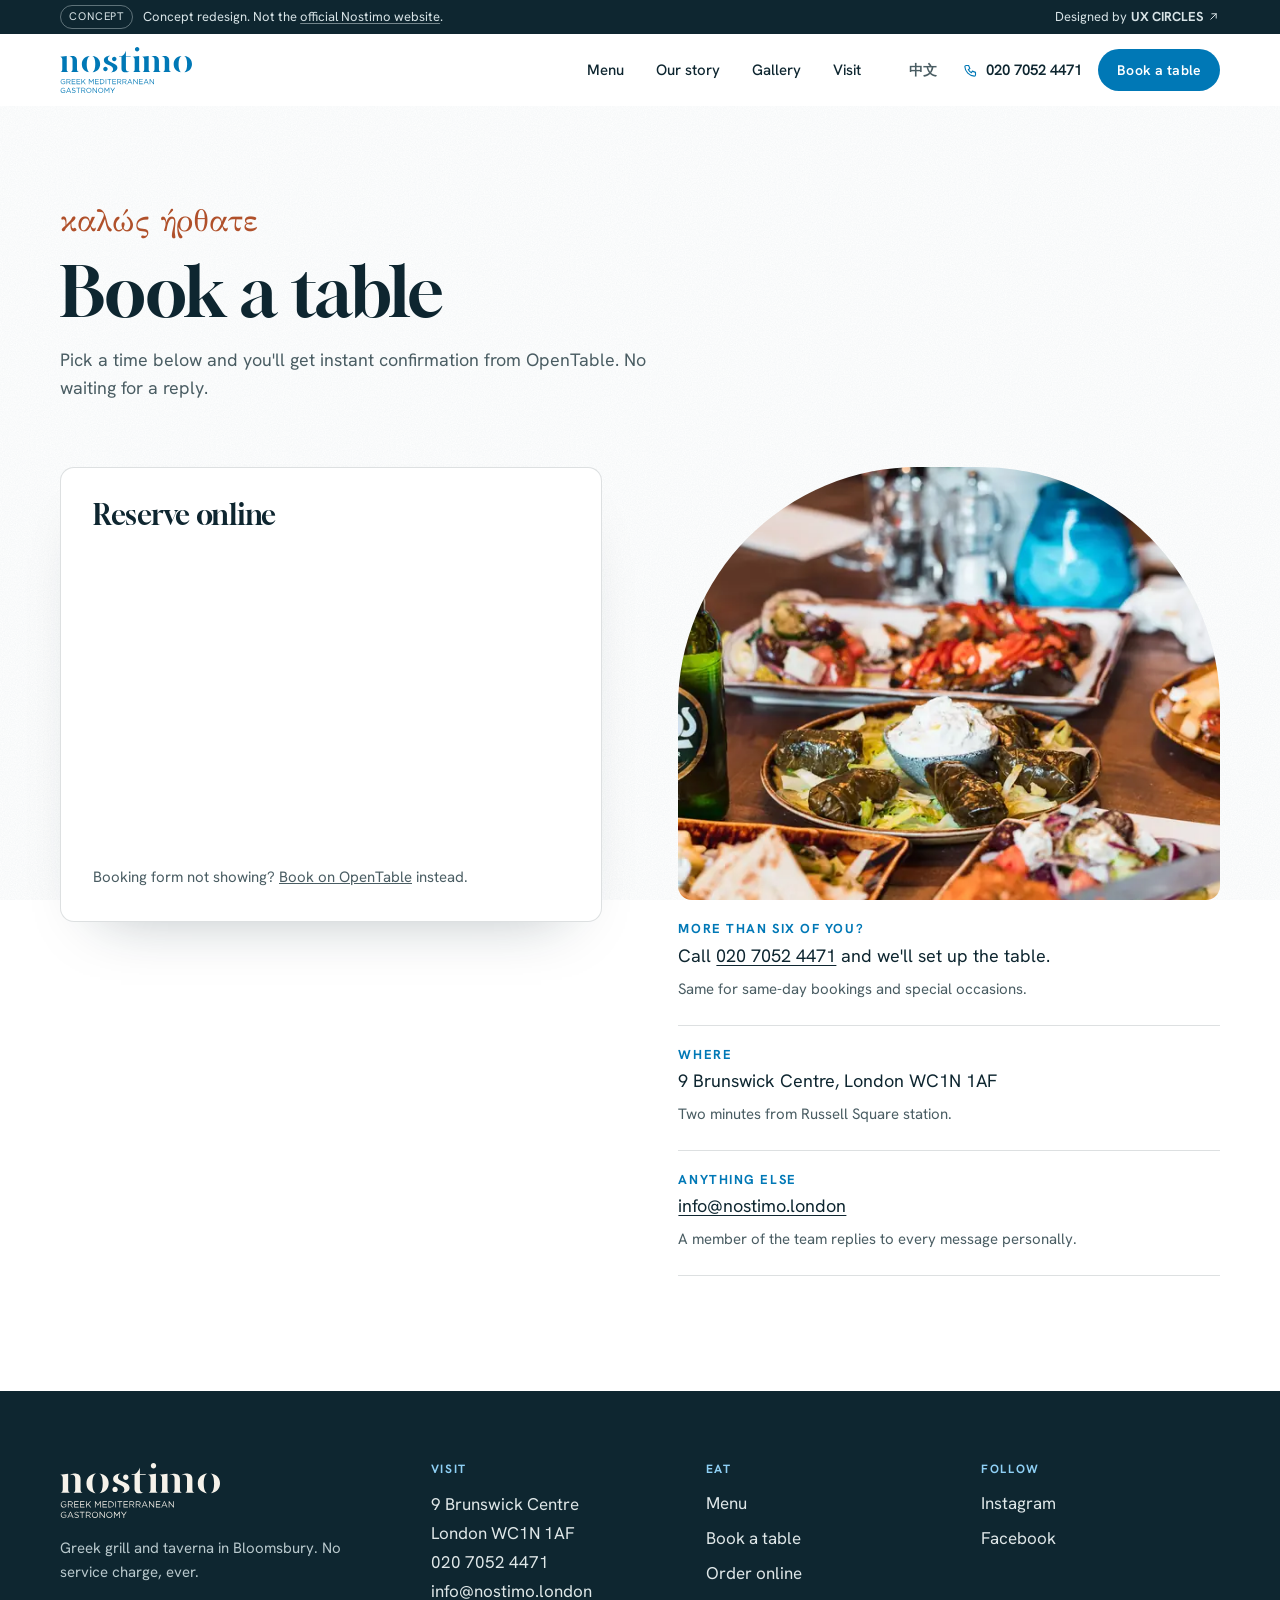
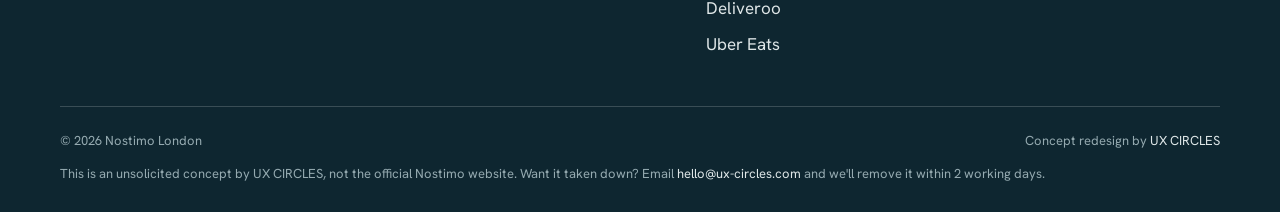
<file: book.html>
<!doctype html>
<html lang="en-GB" class="no-js">
<head>
  <meta charset="utf-8">
  <meta name="viewport" content="width=device-width, initial-scale=1">
  <title>Book a table · Nostimo, Greek grill &amp; taverna in Bloomsbury</title>
  <meta name="description" content="Book a table at Nostimo, 9 Brunswick Centre, London WC1N 1AF. Instant confirmation online, or call 020 7052 4471 for groups.">
  <meta name="robots" content="noindex, nofollow">
  <meta name="theme-color" content="#ffffff">
  <link rel="canonical" href="https://uxcircles.github.io/nostimo/book.html">
  <link rel="alternate" hreflang="en-GB" href="https://uxcircles.github.io/nostimo/book.html">
  <link rel="alternate" hreflang="zh-Hant" href="https://uxcircles.github.io/nostimo/zh/book.html">
  <link rel="icon" href="favicon.svg" type="image/svg+xml">
  <link rel="apple-touch-icon" href="apple-touch-icon.png">

  <meta property="og:type" content="restaurant">
  <meta property="og:site_name" content="Nostimo Mediterranean Gastronomy">
  <meta property="og:title" content="Nostimo · Greek grill &amp; taverna in Bloomsbury">
  <meta property="og:description" content="Charcoal skewers, yeeros, meze and slow-cooked Greek classics at the Brunswick Centre, WC1.">
  <meta property="og:url" content="https://uxcircles.github.io/nostimo/book.html">
  <meta property="og:image" content="https://uxcircles.github.io/nostimo/assets/img/og.jpg">
  <meta property="og:image:width" content="1200">
  <meta property="og:image:height" content="630">
  <meta name="twitter:card" content="summary_large_image">

  <link rel="preconnect" href="https://fonts.googleapis.com">
  <link rel="preconnect" href="https://fonts.gstatic.com" crossorigin>
  <link href="https://fonts.googleapis.com/css2?family=Gloock&family=GFS+Didot&family=Hanken+Grotesk:wght@400;500;600;700&display=swap" rel="stylesheet">
  <link rel="stylesheet" href="styles.css?v=8">
</head>
<body>
  <svg aria-hidden="true" focusable="false" style="position:absolute;width:0;height:0;overflow:hidden">
    <symbol id="i-phone" viewBox="0 0 24 24"><path d="M5 4h4l2 5-2.5 1.5a11 11 0 0 0 5 5L15 13l5 2v4a2 2 0 0 1-2 2A16 16 0 0 1 3 6a2 2 0 0 1 2-2"/></symbol>
    <symbol id="i-arrow" viewBox="0 0 24 24"><path d="M5 12h14M13 6l6 6-6 6"/></symbol>
    <symbol id="i-ext" viewBox="0 0 24 24"><path d="M7 17 17 7M9 7h8v8"/></symbol>
    <symbol id="i-left" viewBox="0 0 24 24"><path d="M19 12H5M11 6l-6 6 6 6"/></symbol>
    <symbol id="i-close" viewBox="0 0 24 24"><path d="M6 6l12 12M18 6 6 18"/></symbol>
  </svg>
  <a class="skip" href="#main">Skip to content</a>

  <header class="site-header" data-header>
    <div class="concept-bar" role="note">
      <div class="wrap concept-inner">
        <p><span class="concept-tag">Concept</span><span class="concept-long">Concept redesign. Not the <a href="https://nostimo.london/" target="_blank" rel="noopener">official Nostimo website</a>.</span><span class="concept-short">Concept redesign</span></p>
        <a href="https://ux-circles.com/restaurants" target="_blank" rel="noopener">Designed by <strong>UX CIRCLES</strong> <svg class="icon" aria-hidden="true"><use href="#i-ext"/></svg></a>
      </div>
    </div>
    <div class="header-bar">
      <div class="wrap header-inner">
        <a class="brand" href="./" aria-label="Nostimo, home"><img src="assets/img/logo.svg" alt="" width="165" height="57"></a>
        <nav class="nav" id="site-nav" aria-label="Main" data-nav>
          <ul class="nav-list">
            <li><a href="menu.html">Menu</a></li>
            <li><a href="./#story">Our story</a></li>
            <li><a href="./#gallery">Gallery</a></li>
            <li><a href="./#visit">Visit</a></li>
          </ul>
          <div class="nav-extra">
            <a class="btn btn-sea" href="book.html">Book a table</a>
            <p>9 Brunswick Centre, London WC1N 1AF<br><a href="tel:+442070524471">020 7052 4471</a></p>
            <a class="nav-lang" href="zh/book.html" lang="zh-Hant" hreflang="zh-Hant">中文版</a>
          </div>
        </nav>
        <div class="header-actions">
          <a class="lang-switch" href="zh/book.html" lang="zh-Hant" hreflang="zh-Hant" aria-label="中文版">中文</a>
          <a class="call-link" href="tel:+442070524471" aria-label="Call Nostimo on 020 7052 4471"><svg class="icon" aria-hidden="true"><use href="#i-phone"/></svg><span>020 7052 4471</span></a>
          <a class="btn btn-sea btn-sm" href="book.html">Book a table</a>
          <button class="burger" type="button" aria-label="Open menu" aria-expanded="false" aria-controls="site-nav" data-burger><span></span><span></span></button>
        </div>
      </div>
    </div>
  </header>

  <main id="main">
    <section class="page-hero">
      <div class="wrap">
        <p class="greek-big greek" lang="el">καλώς ήρθατε</p>
        <h1 class="title-xl">Book a table</h1>
        <p class="lede" style="margin-top:18px">Pick a time below and you'll get instant confirmation from OpenTable. No waiting for a reply.</p>
      </div>
    </section>

    <div class="wrap book-grid">
      <div class="book-widget">
        <h2>Reserve online</h2>
        <!-- OpenTable widget, same restaurant ID (rid=325902) the current site uses -->
        <div class="ot-slot" data-ot>
          <script src="https://www.opentable.co.uk/widget/reservation/loader?rid=325902&amp;type=standard&amp;theme=standard&amp;color=1&amp;dark=false&amp;iframe=true&amp;domain=couk&amp;lang=en-GB&amp;newtab=false&amp;ot_source=Restaurant%20website&amp;cfe=true"></script>
        </div>
        <p class="ot-fallback">Booking form not showing? <a href="https://www.opentable.co.uk/restref/client/?rid=325902&amp;restref=325902&amp;lang=en-GB" target="_blank" rel="noopener">Book on OpenTable</a> instead.</p>
      </div>

      <div class="book-aside">
        <div class="arch"><img src="assets/img/table-spread-600.webp" srcset="assets/img/table-spread-600.webp 600w, assets/img/table-spread-1200.webp 1200w" sizes="(max-width: 860px) 100vw, 45vw" width="600" height="900" alt="A full table of Greek dishes ready to share" loading="lazy"></div>
        <div class="info-block">
          <h3>More than six of you?</h3>
          <p>Call <a href="tel:+442070524471">020 7052 4471</a> and we'll set up the table.</p>
          <p class="muted">Same for same-day bookings and special occasions.</p>
        </div>
        <div class="info-block">
          <h3>Where</h3>
          <address>9 Brunswick Centre, London WC1N 1AF</address>
          <p class="muted">Two minutes from Russell Square station.</p>
        </div>
        <div class="info-block">
          <h3>Anything else</h3>
          <p><a href="mailto:info@nostimo.london">info@nostimo.london</a></p>
          <p class="muted">A member of the team replies to every message personally.</p>
        </div>
      </div>
    </div>
  </main>

  <footer class="site-footer on-dark">
    <div class="wrap">
      <div class="footer-grid">
        <div class="footer-brand">
          <img src="assets/img/logo-light.svg" alt="Nostimo, Greek Mediterranean gastronomy" width="165" height="57" loading="lazy">
          <p>Greek grill and taverna in Bloomsbury. No service charge, ever.</p>
        </div>
        <div>
          <h2>Visit</h2>
          <address>9 Brunswick Centre<br>London WC1N 1AF<br><a href="tel:+442070524471">020 7052 4471</a><br><a href="mailto:info@nostimo.london">info@nostimo.london</a></address>
        </div>
        <div>
          <h2>Eat</h2>
          <ul>
            <li><a href="menu.html">Menu</a></li>
            <li><a href="book.html">Book a table</a></li>
            <li><a href="https://nostimorestaurant.co.uk/menu" target="_blank" rel="noopener">Order online</a></li>
            <li><a href="https://deliveroo.co.uk/menu/london/bloomsbury/nostimo-brunswick" target="_blank" rel="noopener">Deliveroo</a></li>
            <li><a href="https://www.ubereats.com/gb/store/nostimo/R7rWNomRS0CjnXZ344HSMw" target="_blank" rel="noopener">Uber Eats</a></li>
          </ul>
        </div>
        <div>
          <h2>Follow</h2>
          <ul>
            <li><a href="https://www.instagram.com/nostimo.london/" target="_blank" rel="noopener">Instagram</a></li>
            <li><a href="https://www.facebook.com/nostimo.london/" target="_blank" rel="noopener">Facebook</a></li>
          </ul>
        </div>
      </div>
      <div class="footer-base">
        <p>© <span data-year>2026</span> Nostimo London</p>
        <p>Concept redesign by <a href="https://ux-circles.com/restaurants" target="_blank" rel="noopener">UX CIRCLES</a></p>
        <p data-takedown style="flex-basis: 100%; margin: 0;">This is an unsolicited concept by UX CIRCLES, not the official Nostimo website. Want it taken down? Email <a href="mailto:hello@ux-circles.com">hello@ux-circles.com</a> and we'll remove it within 2 working days.</p>
      </div>
    </div>
  </footer>

  <script src="main.js?v=4" defer></script>
</body>
</html>
</file>
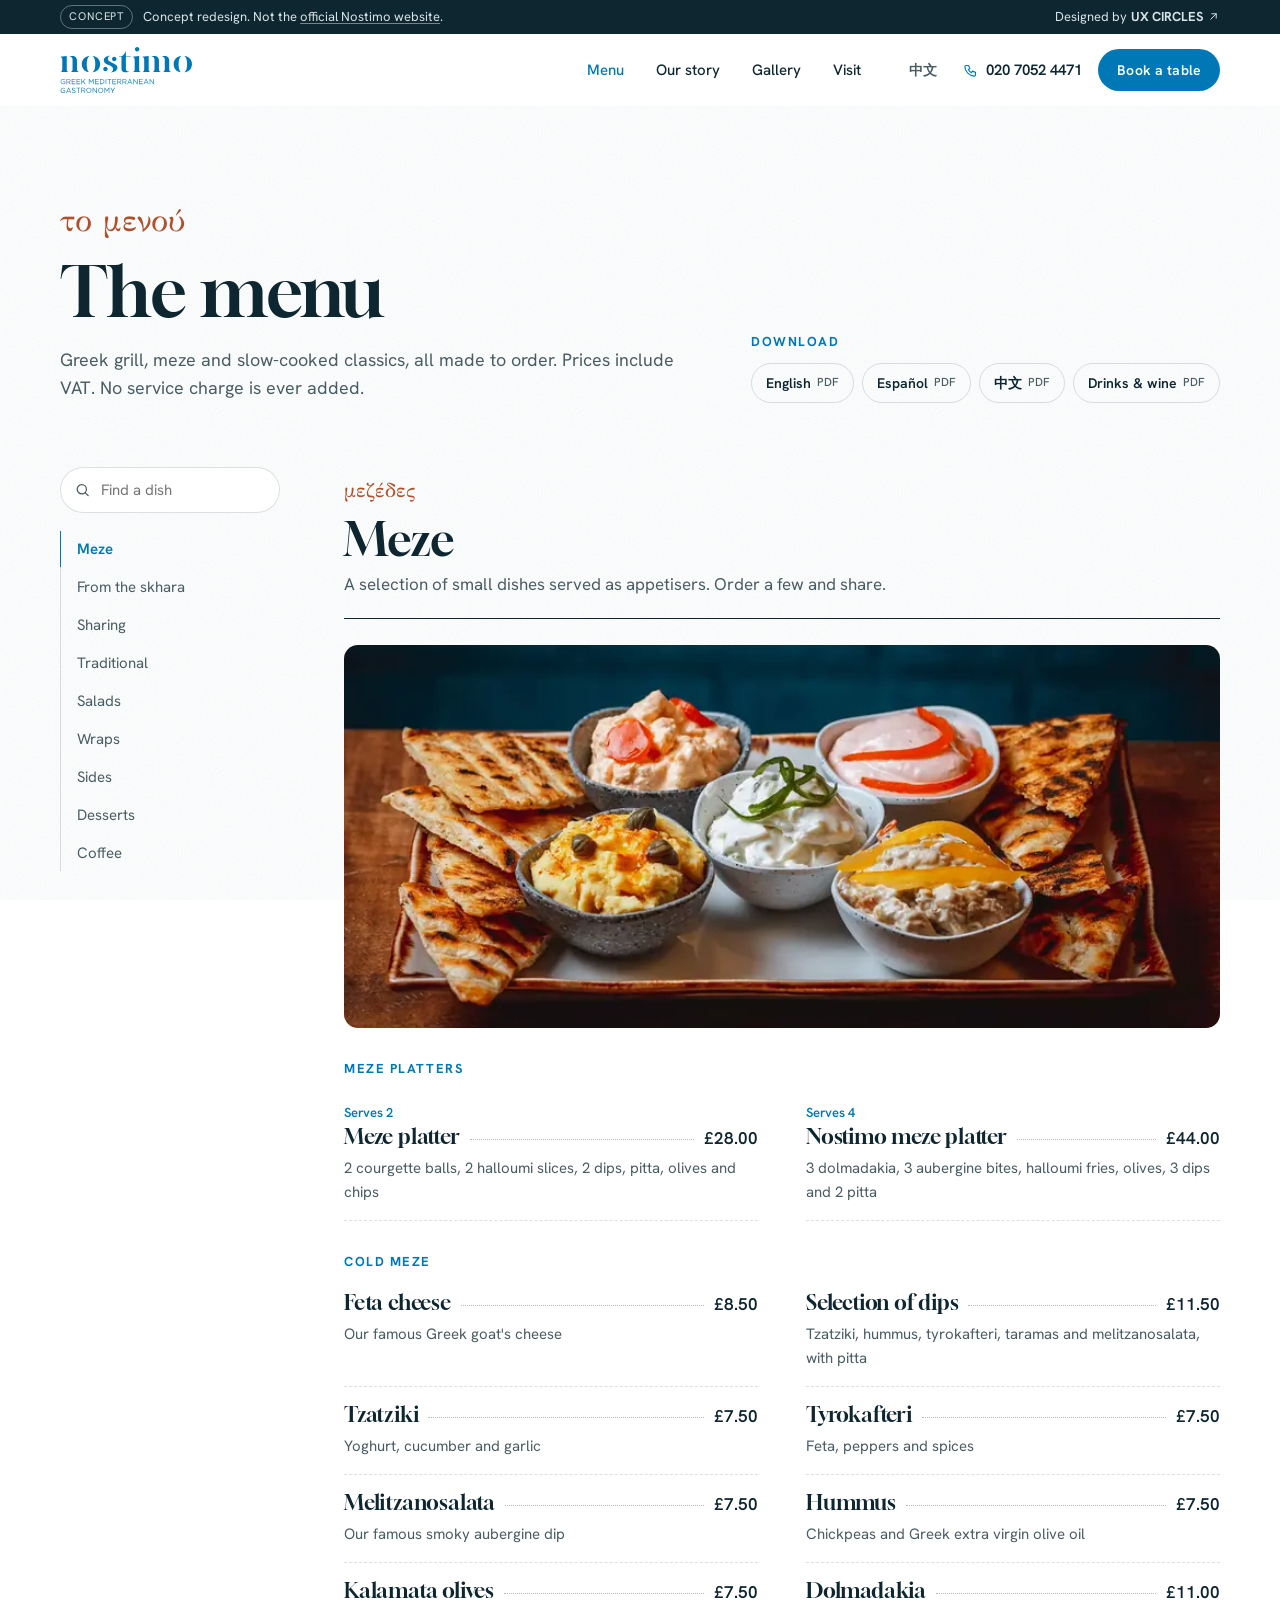
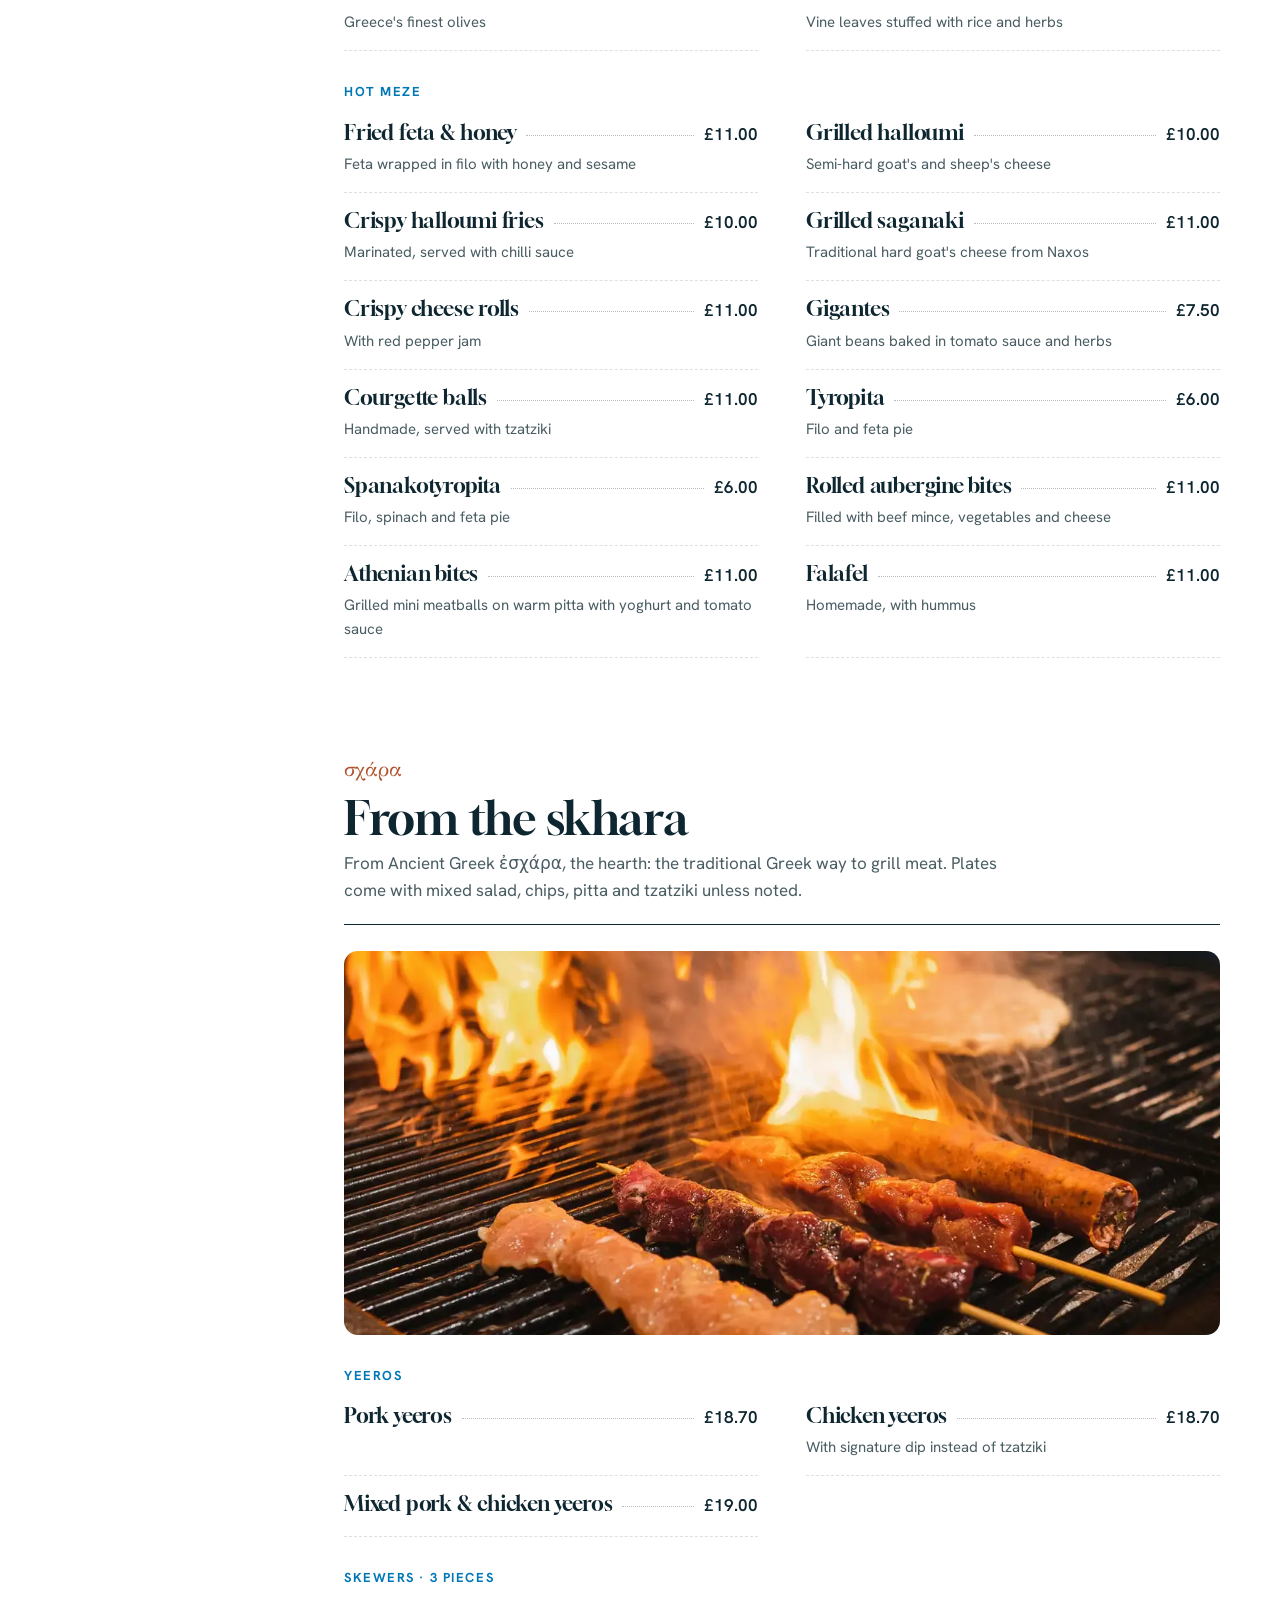
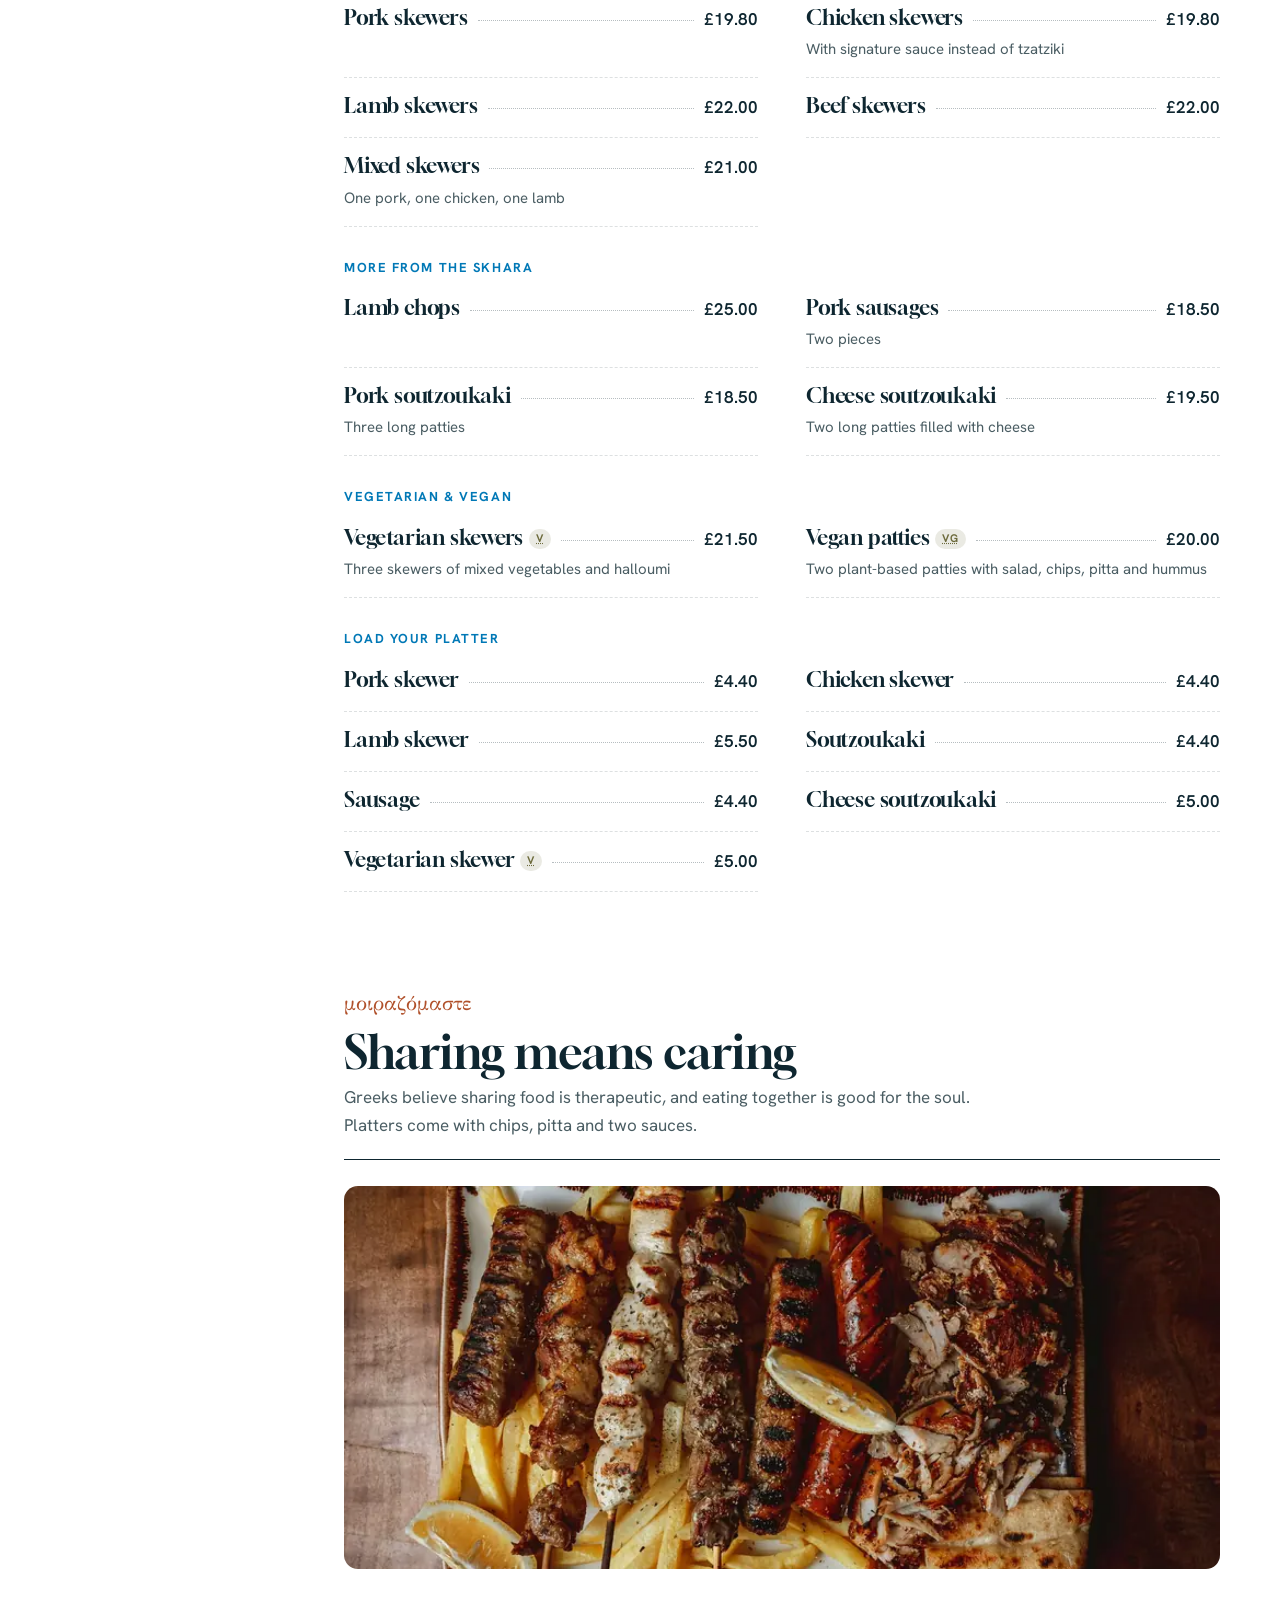
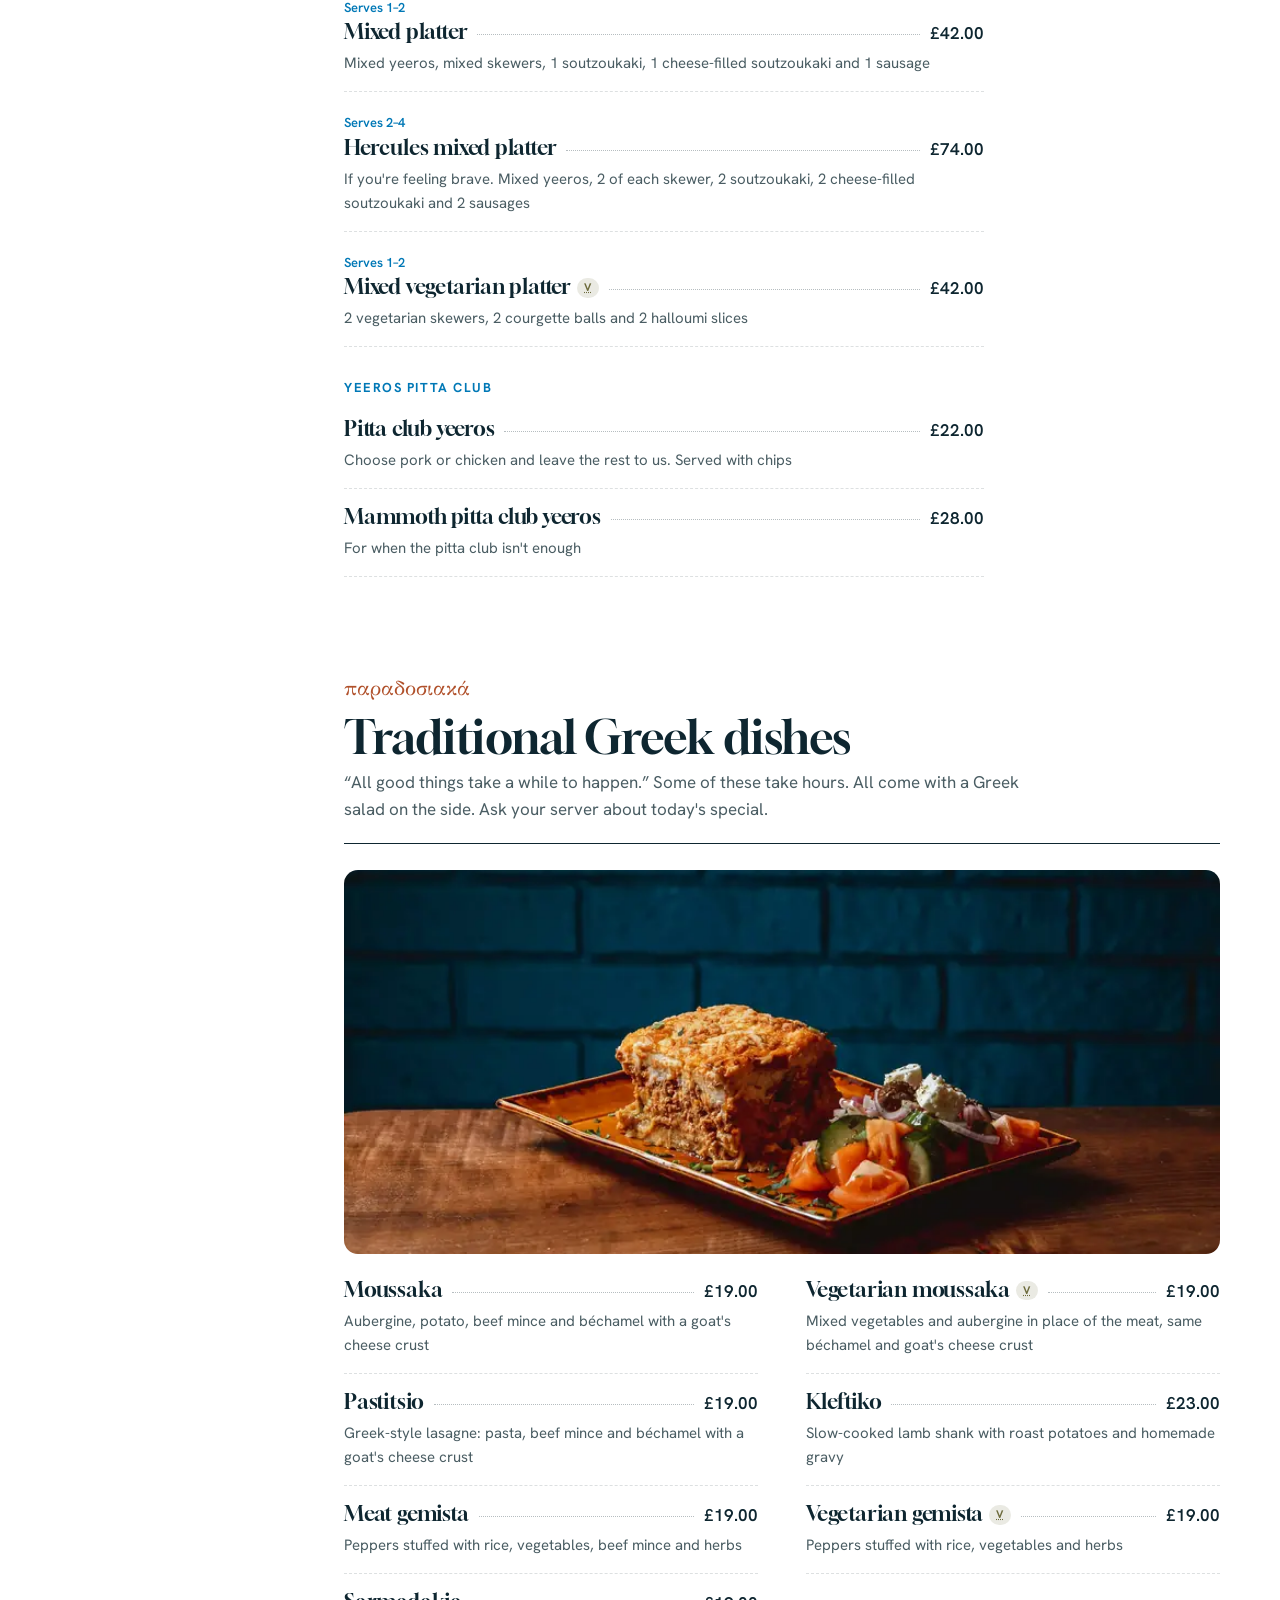
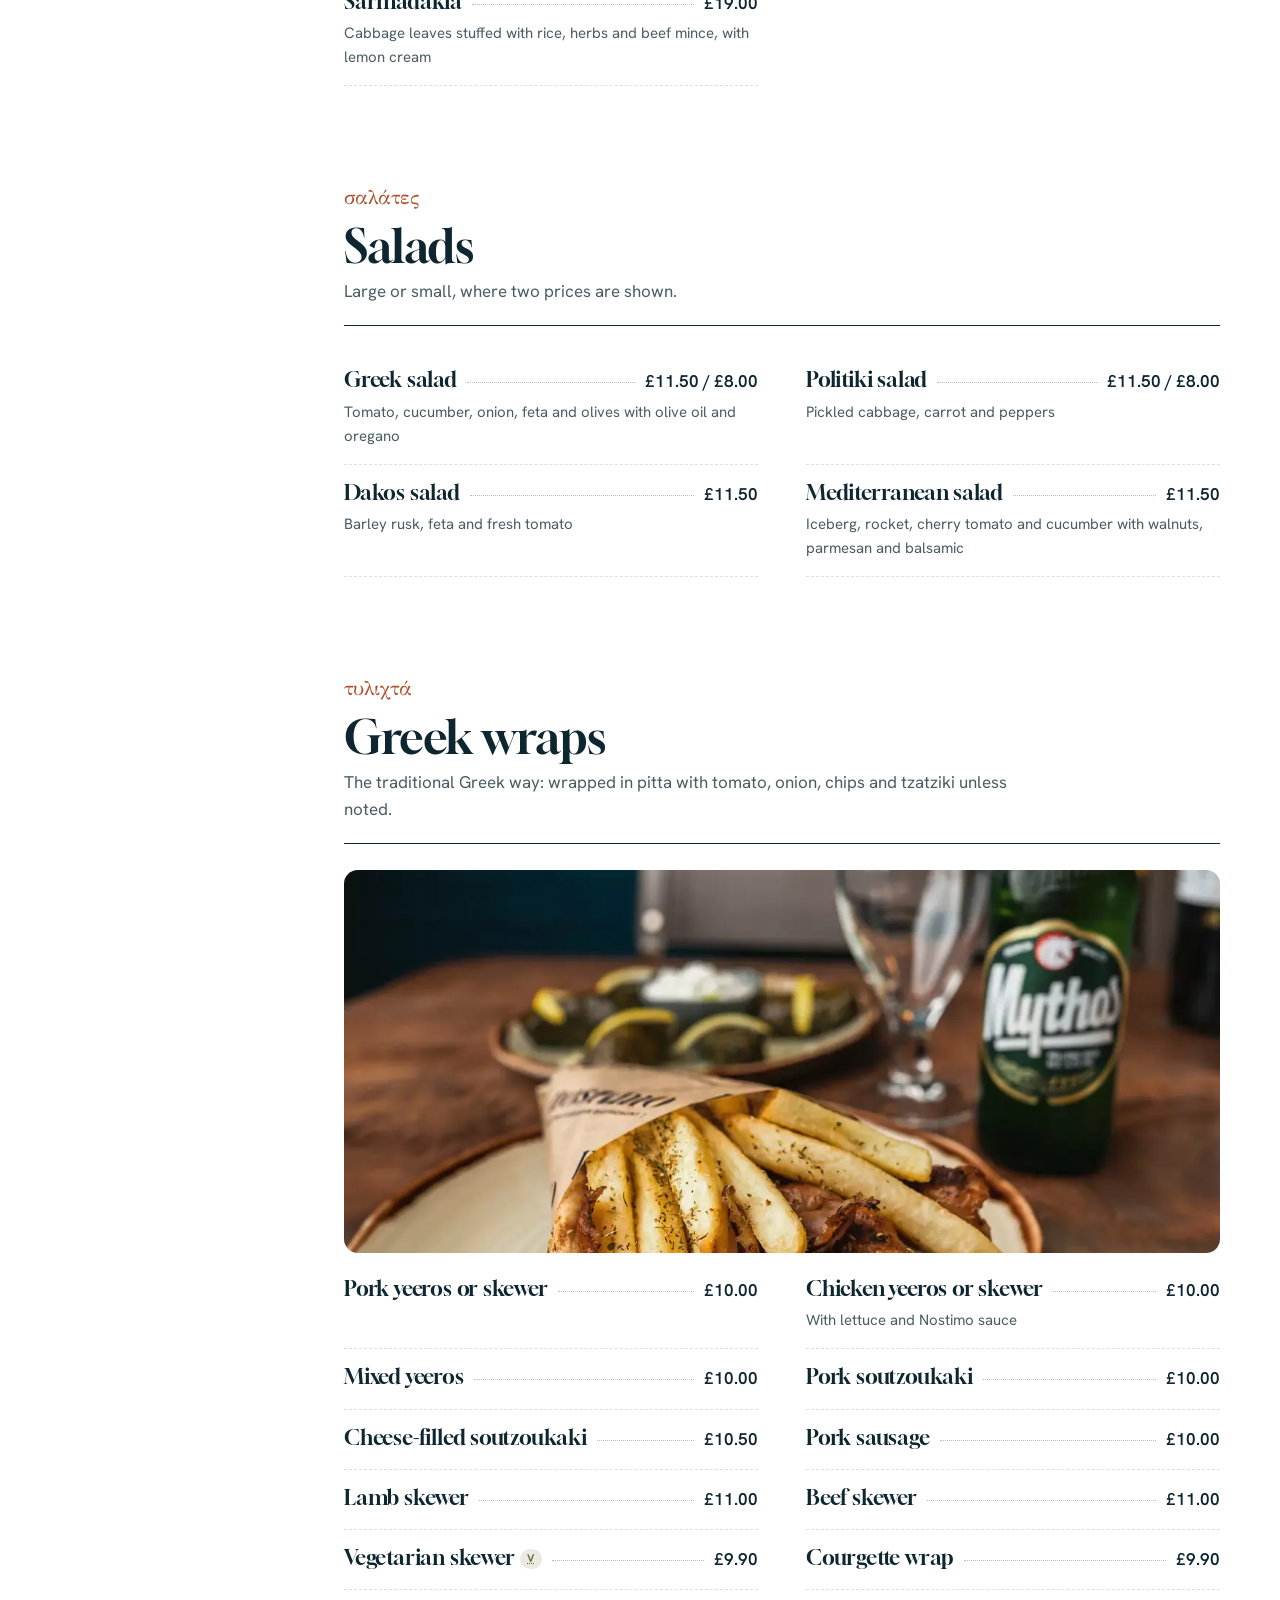
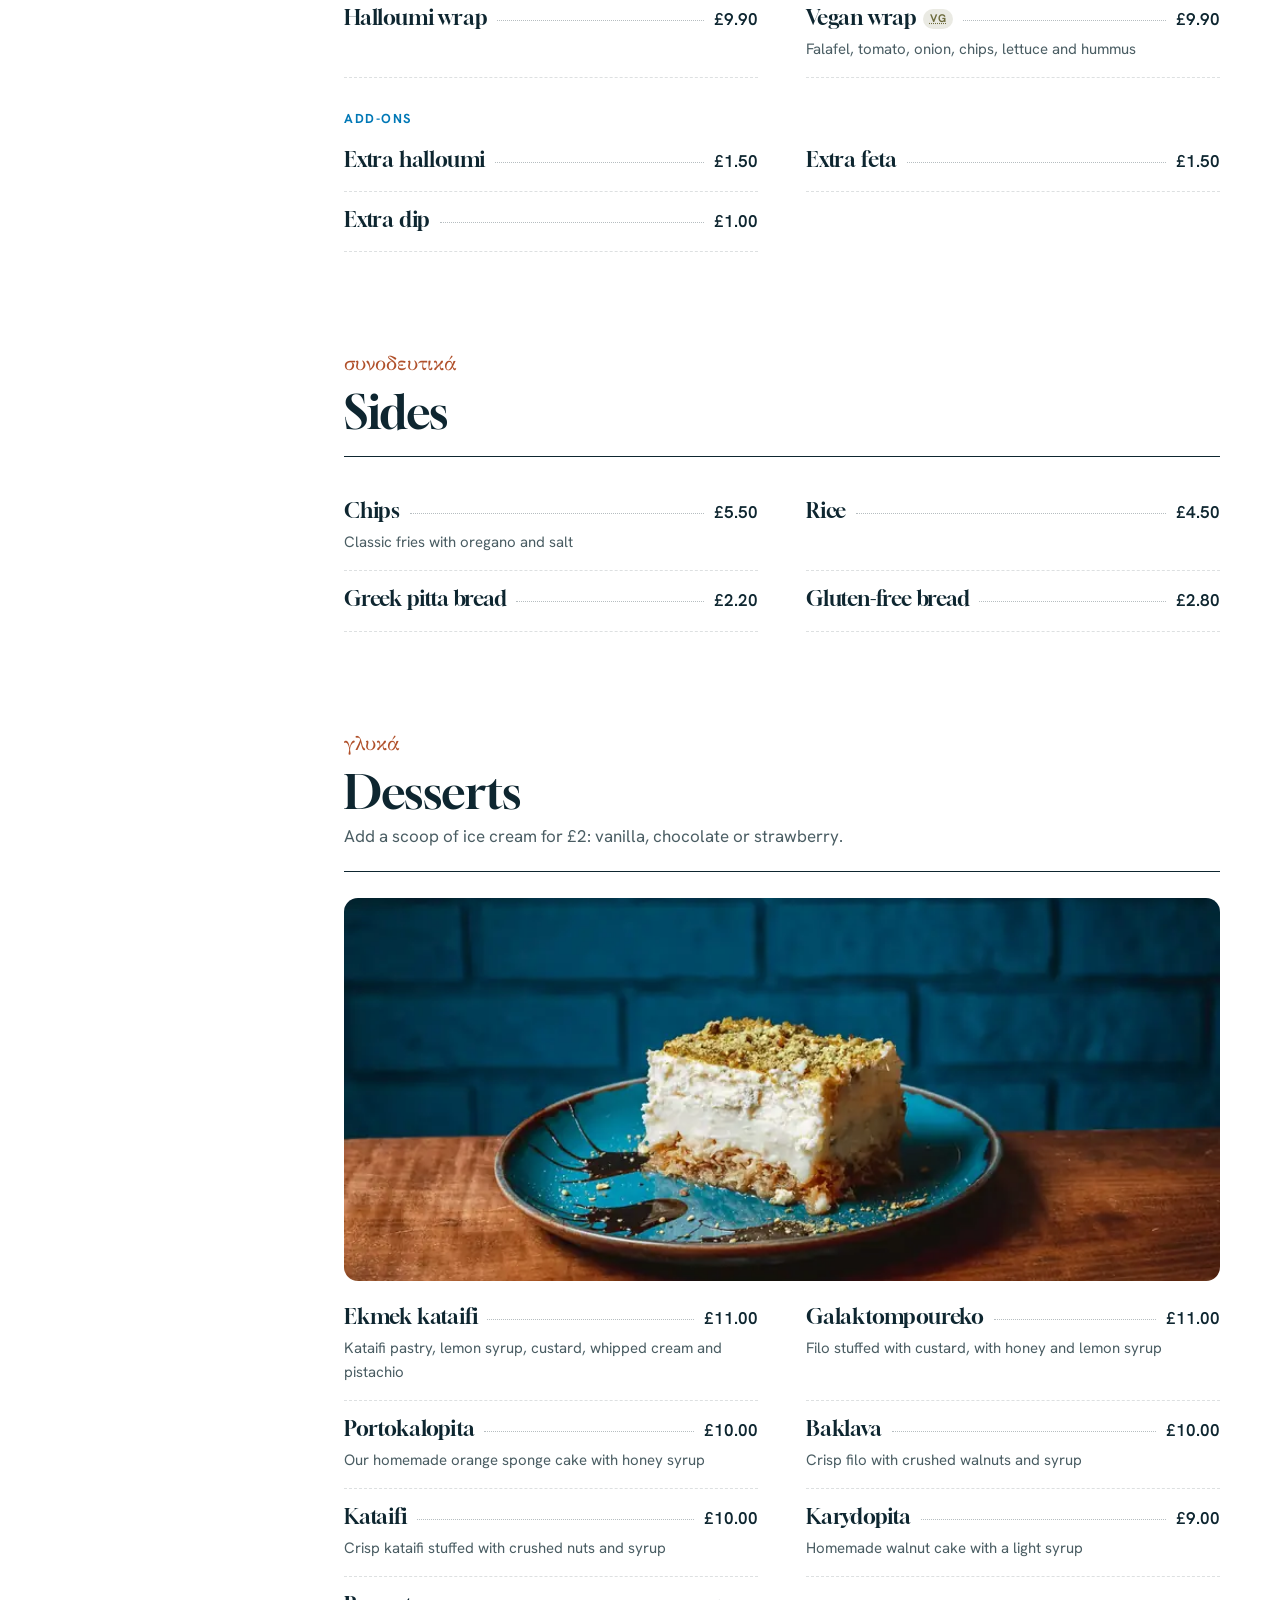
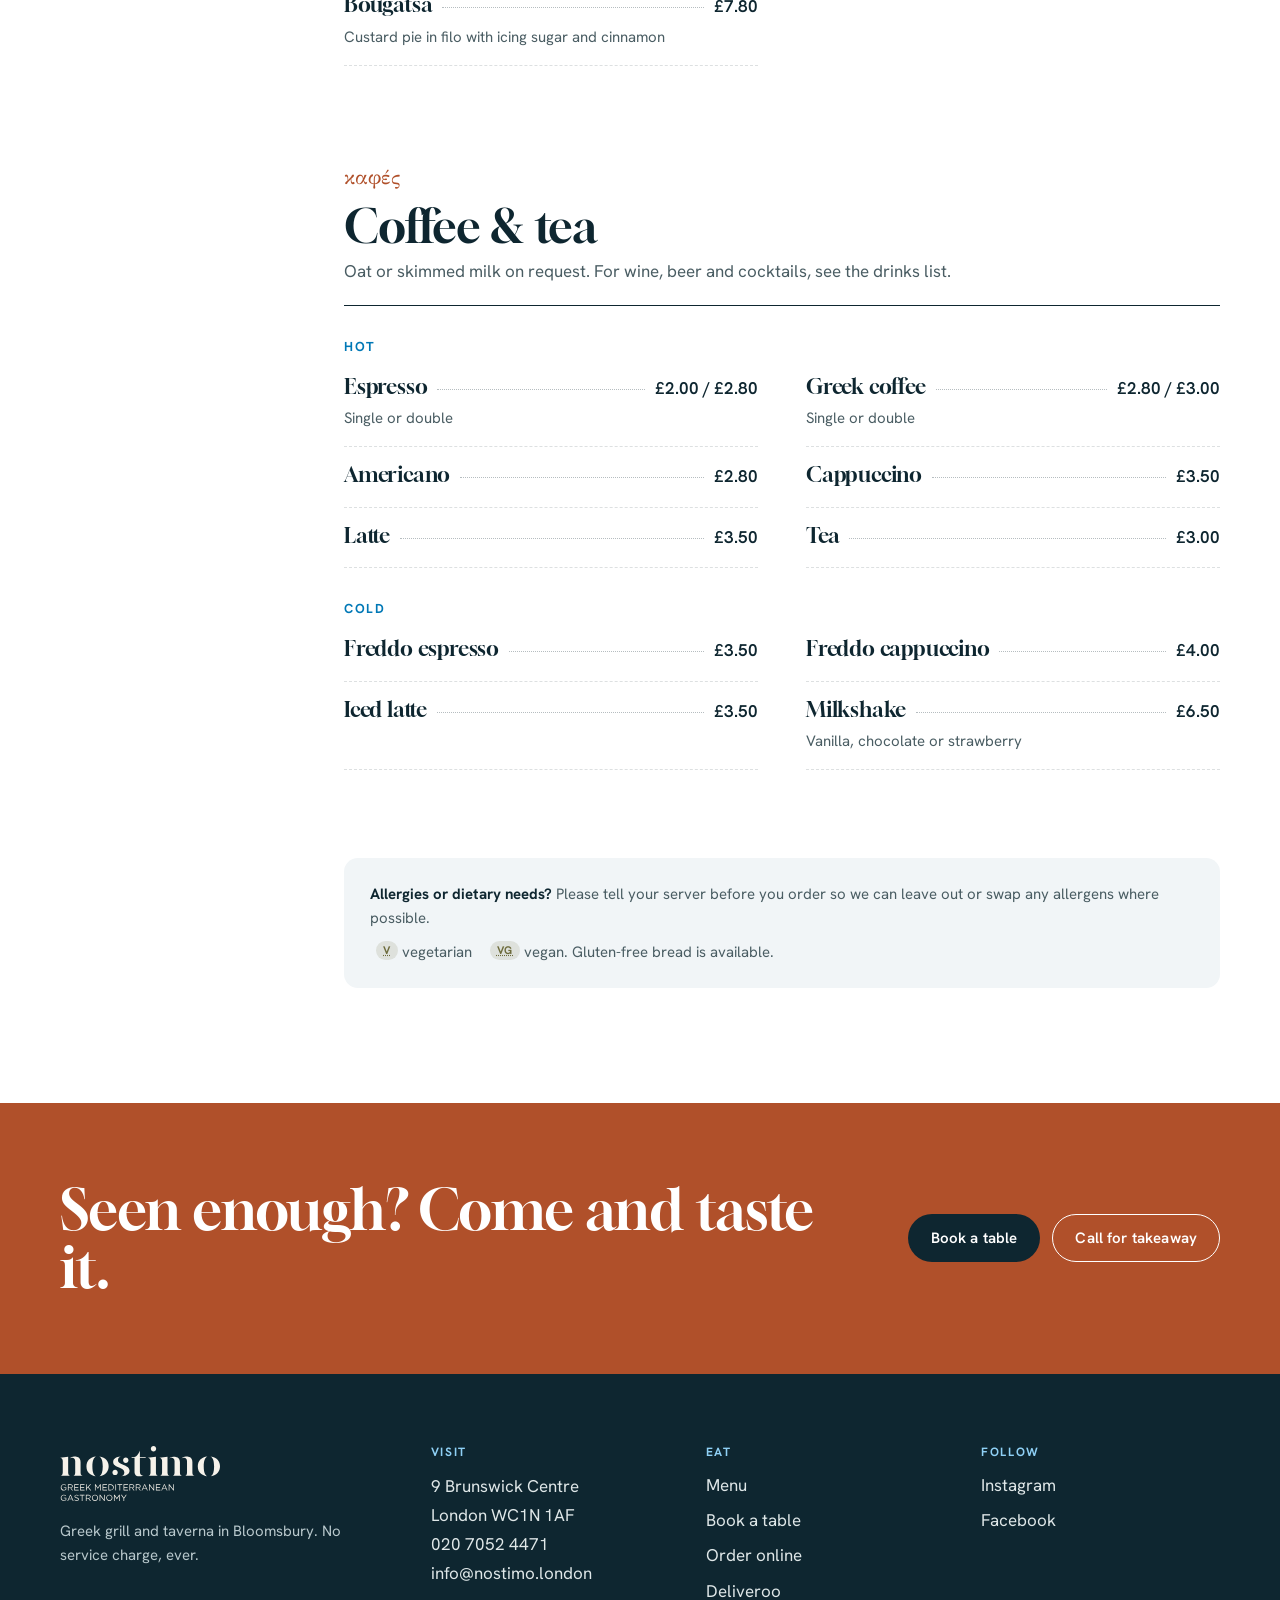
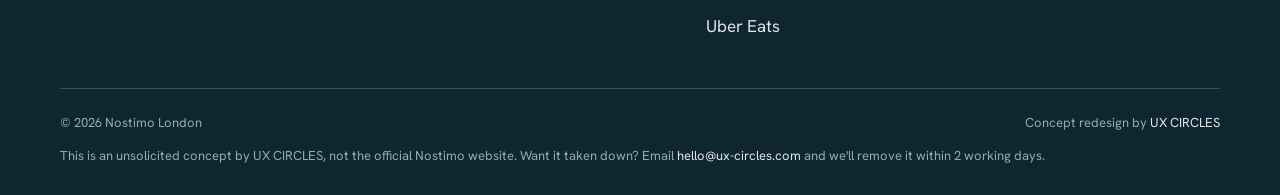
<file: menu.html>
<!doctype html>
<html lang="en-GB" class="no-js">
<head>
  <meta charset="utf-8">
  <meta name="viewport" content="width=device-width, initial-scale=1">
  <title>Menu · Nostimo, Greek grill &amp; taverna in Bloomsbury</title>
  <meta name="description" content="The full Nostimo menu: meze, charcoal skewers and yeeros, sharing platters, moussaka, kleftiko and Greek desserts, with prices.">
  <meta name="robots" content="noindex, nofollow">
  <meta name="theme-color" content="#ffffff">
  <link rel="canonical" href="https://uxcircles.github.io/nostimo/menu.html">
  <link rel="alternate" hreflang="en-GB" href="https://uxcircles.github.io/nostimo/menu.html">
  <link rel="alternate" hreflang="zh-Hant" href="https://uxcircles.github.io/nostimo/zh/menu.html">
  <link rel="icon" href="favicon.svg" type="image/svg+xml">
  <link rel="apple-touch-icon" href="apple-touch-icon.png">

  <meta property="og:type" content="restaurant">
  <meta property="og:site_name" content="Nostimo Mediterranean Gastronomy">
  <meta property="og:title" content="Nostimo · Greek grill &amp; taverna in Bloomsbury">
  <meta property="og:description" content="Charcoal skewers, yeeros, meze and slow-cooked Greek classics at the Brunswick Centre, WC1.">
  <meta property="og:url" content="https://uxcircles.github.io/nostimo/menu.html">
  <meta property="og:image" content="https://uxcircles.github.io/nostimo/assets/img/og.jpg">
  <meta property="og:image:width" content="1200">
  <meta property="og:image:height" content="630">
  <meta name="twitter:card" content="summary_large_image">

  <link rel="preconnect" href="https://fonts.googleapis.com">
  <link rel="preconnect" href="https://fonts.gstatic.com" crossorigin>
  <link href="https://fonts.googleapis.com/css2?family=Gloock&family=GFS+Didot&family=Hanken+Grotesk:wght@400;500;600;700&display=swap" rel="stylesheet">
  <link rel="stylesheet" href="styles.css?v=8">
</head>
<body>
  <svg aria-hidden="true" focusable="false" style="position:absolute;width:0;height:0;overflow:hidden">
    <symbol id="i-phone" viewBox="0 0 24 24"><path d="M5 4h4l2 5-2.5 1.5a11 11 0 0 0 5 5L15 13l5 2v4a2 2 0 0 1-2 2A16 16 0 0 1 3 6a2 2 0 0 1 2-2"/></symbol>
    <symbol id="i-arrow" viewBox="0 0 24 24"><path d="M5 12h14M13 6l6 6-6 6"/></symbol>
    <symbol id="i-ext" viewBox="0 0 24 24"><path d="M7 17 17 7M9 7h8v8"/></symbol>
    <symbol id="i-left" viewBox="0 0 24 24"><path d="M19 12H5M11 6l-6 6 6 6"/></symbol>
    <symbol id="i-close" viewBox="0 0 24 24"><path d="M6 6l12 12M18 6 6 18"/></symbol>
  </svg>
  <a class="skip" href="#main">Skip to content</a>

  <header class="site-header" data-header>
    <div class="concept-bar" role="note">
      <div class="wrap concept-inner">
        <p><span class="concept-tag">Concept</span><span class="concept-long">Concept redesign. Not the <a href="https://nostimo.london/" target="_blank" rel="noopener">official Nostimo website</a>.</span><span class="concept-short">Concept redesign</span></p>
        <a href="https://ux-circles.com/restaurants" target="_blank" rel="noopener">Designed by <strong>UX CIRCLES</strong> <svg class="icon" aria-hidden="true"><use href="#i-ext"/></svg></a>
      </div>
    </div>
    <div class="header-bar">
      <div class="wrap header-inner">
        <a class="brand" href="./" aria-label="Nostimo, home"><img src="assets/img/logo.svg" alt="" width="165" height="57"></a>
        <nav class="nav" id="site-nav" aria-label="Main" data-nav>
          <ul class="nav-list">
            <li><a href="menu.html" aria-current="page">Menu</a></li>
            <li><a href="./#story">Our story</a></li>
            <li><a href="./#gallery">Gallery</a></li>
            <li><a href="./#visit">Visit</a></li>
          </ul>
          <div class="nav-extra">
            <a class="btn btn-sea" href="book.html">Book a table</a>
            <p>9 Brunswick Centre, London WC1N 1AF<br><a href="tel:+442070524471">020 7052 4471</a></p>
            <a class="nav-lang" href="zh/menu.html" lang="zh-Hant" hreflang="zh-Hant">中文版</a>
          </div>
        </nav>
        <div class="header-actions">
          <a class="lang-switch" href="zh/menu.html" lang="zh-Hant" hreflang="zh-Hant" aria-label="中文版">中文</a>
          <a class="call-link" href="tel:+442070524471" aria-label="Call Nostimo on 020 7052 4471"><svg class="icon" aria-hidden="true"><use href="#i-phone"/></svg><span>020 7052 4471</span></a>
          <a class="btn btn-sea btn-sm" href="book.html">Book a table</a>
          <button class="burger" type="button" aria-label="Open menu" aria-expanded="false" aria-controls="site-nav" data-burger><span></span><span></span></button>
        </div>
      </div>
    </div>
  </header>

  <main id="main">
    <section class="page-hero">
      <div class="wrap page-hero-grid">
        <div>
          <p class="greek-big greek" lang="el">το μενού</p>
          <h1 class="title-xl">The menu</h1>
          <p class="lede" style="margin-top:18px">Greek grill, meze and slow-cooked classics, all made to order. Prices include VAT. No service charge is ever added.</p>
        </div>
        <div>
          <p class="sub-title" style="margin:0 0 10px">Download</p>
          <!-- These PDFs are hosted on the current nostimo.london site. Copy them into assets/menus/ before switching domains. -->
          <div class="pdfs">
            <a class="pdf" href="https://nostimo.london/wp-content/uploads/2025/09/Menu-Nostimo-2025-2026.pdf" target="_blank" rel="noopener">English <small>PDF</small></a>
            <a class="pdf" href="https://nostimo.london/wp-content/uploads/2026/08/final-menu-nostimo-2025-2026-60.pdf" target="_blank" rel="noopener" hreflang="es" lang="es">Español <small>PDF</small></a>
            <a class="pdf" href="https://nostimo.london/wp-content/uploads/2026/06/Mandarin-Menu.pdf" target="_blank" rel="noopener" hreflang="zh" lang="zh">中文 <small>PDF</small></a>
            <a class="pdf" href="https://nostimo.london/wp-content/uploads/2025/09/Elegant-Wine-List-Menu.pdf" target="_blank" rel="noopener">Drinks &amp; wine <small>PDF</small></a>
          </div>
        </div>
      </div>
    </section>

    <div class="wrap">
      <div class="menu-layout">
        <aside class="menu-index" aria-label="Menu sections">
          <div class="search">
            <label class="sr-only" for="menu-search">Find a dish</label>
            <svg class="icon" aria-hidden="true" viewBox="0 0 24 24"><circle cx="11" cy="11" r="6.5"/><path d="m20 20-4.2-4.2"/></svg>
            <input id="menu-search" type="search" placeholder="Find a dish" autocomplete="off" data-menu-search>
          </div>
          <ol data-menu-index>
            <li><a href="#meze">Meze</a></li>
            <li><a href="#skhara">From the skhara</a></li>
            <li><a href="#sharing">Sharing</a></li>
            <li><a href="#traditional">Traditional</a></li>
            <li><a href="#salads">Salads</a></li>
            <li><a href="#wraps">Wraps</a></li>
            <li><a href="#sides">Sides</a></li>
            <li><a href="#desserts">Desserts</a></li>
            <li><a href="#coffee">Coffee</a></li>
          </ol>
        </aside>

        <div class="menu-body">
          <section class="menu-section" id="meze" aria-labelledby="meze-title">
            <div class="menu-section-head">
              <span class="greek" lang="el">μεζέδες</span>
              <h2 id="meze-title">Meze</h2>
              <p>A selection of small dishes served as appetisers. Order a few and share.</p>
            </div>
            <div class="menu-photo"><img src="assets/img/dips-board-800.webp" srcset="assets/img/dips-board-800.webp 800w, assets/img/dips-board-1600.webp 1600w" sizes="(max-width: 900px) 100vw, 760px" width="800" height="350" alt="Selection of Greek dips with pitta" loading="lazy"></div>
            <h3 class="sub-title">Meze platters</h3>
            <ul class="items">
              <li class="item">
                <span class="serves">Serves 2</span>
                <div class="item-row"><h3>Meze platter</h3><span class="dots" aria-hidden="true"></span><span class="price">£28.00</span></div>
                <p>2 courgette balls, 2 halloumi slices, 2 dips, pitta, olives and chips</p>
              </li>
              <li class="item">
                <span class="serves">Serves 4</span>
                <div class="item-row"><h3>Nostimo meze platter</h3><span class="dots" aria-hidden="true"></span><span class="price">£44.00</span></div>
                <p>3 dolmadakia, 3 aubergine bites, halloumi fries, olives, 3 dips and 2 pitta</p>
              </li>
            </ul>
            <h3 class="sub-title">Cold meze</h3>
            <ul class="items">
              <li class="item">
                <div class="item-row"><h3>Feta cheese</h3><span class="dots" aria-hidden="true"></span><span class="price">£8.50</span></div>
                <p>Our famous Greek goat's cheese</p>
              </li>
              <li class="item">
                <div class="item-row"><h3>Selection of dips</h3><span class="dots" aria-hidden="true"></span><span class="price">£11.50</span></div>
                <p>Tzatziki, hummus, tyrokafteri, taramas and melitzanosalata, with pitta</p>
              </li>
              <li class="item">
                <div class="item-row"><h3>Tzatziki</h3><span class="dots" aria-hidden="true"></span><span class="price">£7.50</span></div>
                <p>Yoghurt, cucumber and garlic</p>
              </li>
              <li class="item">
                <div class="item-row"><h3>Tyrokafteri</h3><span class="dots" aria-hidden="true"></span><span class="price">£7.50</span></div>
                <p>Feta, peppers and spices</p>
              </li>
              <li class="item">
                <div class="item-row"><h3>Melitzanosalata</h3><span class="dots" aria-hidden="true"></span><span class="price">£7.50</span></div>
                <p>Our famous smoky aubergine dip</p>
              </li>
              <li class="item">
                <div class="item-row"><h3>Hummus</h3><span class="dots" aria-hidden="true"></span><span class="price">£7.50</span></div>
                <p>Chickpeas and Greek extra virgin olive oil</p>
              </li>
              <li class="item">
                <div class="item-row"><h3>Kalamata olives</h3><span class="dots" aria-hidden="true"></span><span class="price">£7.50</span></div>
                <p>Greece's finest olives</p>
              </li>
              <li class="item">
                <div class="item-row"><h3>Dolmadakia</h3><span class="dots" aria-hidden="true"></span><span class="price">£11.00</span></div>
                <p>Vine leaves stuffed with rice and herbs</p>
              </li>
            </ul>
            <h3 class="sub-title">Hot meze</h3>
            <ul class="items">
              <li class="item">
                <div class="item-row"><h3>Fried feta &amp; honey</h3><span class="dots" aria-hidden="true"></span><span class="price">£11.00</span></div>
                <p>Feta wrapped in filo with honey and sesame</p>
              </li>
              <li class="item">
                <div class="item-row"><h3>Grilled halloumi</h3><span class="dots" aria-hidden="true"></span><span class="price">£10.00</span></div>
                <p>Semi-hard goat's and sheep's cheese</p>
              </li>
              <li class="item">
                <div class="item-row"><h3>Crispy halloumi fries</h3><span class="dots" aria-hidden="true"></span><span class="price">£10.00</span></div>
                <p>Marinated, served with chilli sauce</p>
              </li>
              <li class="item">
                <div class="item-row"><h3>Grilled saganaki</h3><span class="dots" aria-hidden="true"></span><span class="price">£11.00</span></div>
                <p>Traditional hard goat's cheese from Naxos</p>
              </li>
              <li class="item">
                <div class="item-row"><h3>Crispy cheese rolls</h3><span class="dots" aria-hidden="true"></span><span class="price">£11.00</span></div>
                <p>With red pepper jam</p>
              </li>
              <li class="item">
                <div class="item-row"><h3>Gigantes</h3><span class="dots" aria-hidden="true"></span><span class="price">£7.50</span></div>
                <p>Giant beans baked in tomato sauce and herbs</p>
              </li>
              <li class="item">
                <div class="item-row"><h3>Courgette balls</h3><span class="dots" aria-hidden="true"></span><span class="price">£11.00</span></div>
                <p>Handmade, served with tzatziki</p>
              </li>
              <li class="item">
                <div class="item-row"><h3>Tyropita</h3><span class="dots" aria-hidden="true"></span><span class="price">£6.00</span></div>
                <p>Filo and feta pie</p>
              </li>
              <li class="item">
                <div class="item-row"><h3>Spanakotyropita</h3><span class="dots" aria-hidden="true"></span><span class="price">£6.00</span></div>
                <p>Filo, spinach and feta pie</p>
              </li>
              <li class="item">
                <div class="item-row"><h3>Rolled aubergine bites</h3><span class="dots" aria-hidden="true"></span><span class="price">£11.00</span></div>
                <p>Filled with beef mince, vegetables and cheese</p>
              </li>
              <li class="item">
                <div class="item-row"><h3>Athenian bites</h3><span class="dots" aria-hidden="true"></span><span class="price">£11.00</span></div>
                <p>Grilled mini meatballs on warm pitta with yoghurt and tomato sauce</p>
              </li>
              <li class="item">
                <div class="item-row"><h3>Falafel</h3><span class="dots" aria-hidden="true"></span><span class="price">£11.00</span></div>
                <p>Homemade, with hummus</p>
              </li>
            </ul>
          </section>

          <section class="menu-section" id="skhara" aria-labelledby="skhara-title">
            <div class="menu-section-head">
              <span class="greek" lang="el">σχάρα</span>
              <h2 id="skhara-title">From the skhara</h2>
              <p>From Ancient Greek ἐσχάρα, the hearth: the traditional Greek way to grill meat. Plates come with mixed salad, chips, pitta and tzatziki unless noted.</p>
            </div>
            <div class="menu-photo"><img src="assets/img/grill-fire-600.webp" srcset="assets/img/grill-fire-600.webp 600w, assets/img/grill-fire-1200.webp 1200w" sizes="(max-width: 900px) 100vw, 760px" width="800" height="350" alt="Skewers over open flames on the grill" loading="lazy"></div>
            <h3 class="sub-title">Yeeros</h3>
            <ul class="items">
              <li class="item">
                <div class="item-row"><h3>Pork yeeros</h3><span class="dots" aria-hidden="true"></span><span class="price">£18.70</span></div>
              </li>
              <li class="item">
                <div class="item-row"><h3>Chicken yeeros</h3><span class="dots" aria-hidden="true"></span><span class="price">£18.70</span></div>
                <p>With signature dip instead of tzatziki</p>
              </li>
              <li class="item">
                <div class="item-row"><h3>Mixed pork &amp; chicken yeeros</h3><span class="dots" aria-hidden="true"></span><span class="price">£19.00</span></div>
              </li>
            </ul>
            <h3 class="sub-title">Skewers · 3 pieces</h3>
            <ul class="items">
              <li class="item">
                <div class="item-row"><h3>Pork skewers</h3><span class="dots" aria-hidden="true"></span><span class="price">£19.80</span></div>
              </li>
              <li class="item">
                <div class="item-row"><h3>Chicken skewers</h3><span class="dots" aria-hidden="true"></span><span class="price">£19.80</span></div>
                <p>With signature sauce instead of tzatziki</p>
              </li>
              <li class="item">
                <div class="item-row"><h3>Lamb skewers</h3><span class="dots" aria-hidden="true"></span><span class="price">£22.00</span></div>
              </li>
              <li class="item">
                <div class="item-row"><h3>Beef skewers</h3><span class="dots" aria-hidden="true"></span><span class="price">£22.00</span></div>
              </li>
              <li class="item">
                <div class="item-row"><h3>Mixed skewers</h3><span class="dots" aria-hidden="true"></span><span class="price">£21.00</span></div>
                <p>One pork, one chicken, one lamb</p>
              </li>
            </ul>
            <h3 class="sub-title">More from the skhara</h3>
            <ul class="items">
              <li class="item">
                <div class="item-row"><h3>Lamb chops</h3><span class="dots" aria-hidden="true"></span><span class="price">£25.00</span></div>
              </li>
              <li class="item">
                <div class="item-row"><h3>Pork sausages</h3><span class="dots" aria-hidden="true"></span><span class="price">£18.50</span></div>
                <p>Two pieces</p>
              </li>
              <li class="item">
                <div class="item-row"><h3>Pork soutzoukaki</h3><span class="dots" aria-hidden="true"></span><span class="price">£18.50</span></div>
                <p>Three long patties</p>
              </li>
              <li class="item">
                <div class="item-row"><h3>Cheese soutzoukaki</h3><span class="dots" aria-hidden="true"></span><span class="price">£19.50</span></div>
                <p>Two long patties filled with cheese</p>
              </li>
            </ul>
            <h3 class="sub-title">Vegetarian &amp; vegan</h3>
            <ul class="items">
              <li class="item">
                <div class="item-row"><h3>Vegetarian skewers<abbr class="tag" title="Vegetarian">V</abbr></h3><span class="dots" aria-hidden="true"></span><span class="price">£21.50</span></div>
                <p>Three skewers of mixed vegetables and halloumi</p>
              </li>
              <li class="item">
                <div class="item-row"><h3>Vegan patties<abbr class="tag" title="Vegan">VG</abbr></h3><span class="dots" aria-hidden="true"></span><span class="price">£20.00</span></div>
                <p>Two plant-based patties with salad, chips, pitta and hummus</p>
              </li>
            </ul>
            <h3 class="sub-title">Load your platter</h3>
            <ul class="items">
              <li class="item">
                <div class="item-row"><h3>Pork skewer</h3><span class="dots" aria-hidden="true"></span><span class="price">£4.40</span></div>
              </li>
              <li class="item">
                <div class="item-row"><h3>Chicken skewer</h3><span class="dots" aria-hidden="true"></span><span class="price">£4.40</span></div>
              </li>
              <li class="item">
                <div class="item-row"><h3>Lamb skewer</h3><span class="dots" aria-hidden="true"></span><span class="price">£5.50</span></div>
              </li>
              <li class="item">
                <div class="item-row"><h3>Soutzoukaki</h3><span class="dots" aria-hidden="true"></span><span class="price">£4.40</span></div>
              </li>
              <li class="item">
                <div class="item-row"><h3>Sausage</h3><span class="dots" aria-hidden="true"></span><span class="price">£4.40</span></div>
              </li>
              <li class="item">
                <div class="item-row"><h3>Cheese soutzoukaki</h3><span class="dots" aria-hidden="true"></span><span class="price">£5.00</span></div>
              </li>
              <li class="item">
                <div class="item-row"><h3>Vegetarian skewer<abbr class="tag" title="Vegetarian">V</abbr></h3><span class="dots" aria-hidden="true"></span><span class="price">£5.00</span></div>
              </li>
            </ul>
          </section>

          <section class="menu-section" id="sharing" aria-labelledby="sharing-title">
            <div class="menu-section-head">
              <span class="greek" lang="el">μοιραζόμαστε</span>
              <h2 id="sharing-title">Sharing means caring</h2>
              <p>Greeks believe sharing food is therapeutic, and eating together is good for the soul. Platters come with chips, pitta and two sauces.</p>
            </div>
            <div class="menu-photo"><img src="assets/img/mixed-platter-800.webp" srcset="assets/img/mixed-platter-800.webp 800w, assets/img/mixed-platter-1600.webp 1600w" sizes="(max-width: 900px) 100vw, 760px" width="800" height="350" alt="A mixed grill platter with skewers, soutzoukaki and chips" loading="lazy"></div>
            <ul class="items one">
              <li class="item">
                <span class="serves">Serves 1–2</span>
                <div class="item-row"><h3>Mixed platter</h3><span class="dots" aria-hidden="true"></span><span class="price">£42.00</span></div>
                <p>Mixed yeeros, mixed skewers, 1 soutzoukaki, 1 cheese-filled soutzoukaki and 1 sausage</p>
              </li>
              <li class="item">
                <span class="serves">Serves 2–4</span>
                <div class="item-row"><h3>Hercules mixed platter</h3><span class="dots" aria-hidden="true"></span><span class="price">£74.00</span></div>
                <p>If you're feeling brave. Mixed yeeros, 2 of each skewer, 2 soutzoukaki, 2 cheese-filled soutzoukaki and 2 sausages</p>
              </li>
              <li class="item">
                <span class="serves">Serves 1–2</span>
                <div class="item-row"><h3>Mixed vegetarian platter<abbr class="tag" title="Vegetarian">V</abbr></h3><span class="dots" aria-hidden="true"></span><span class="price">£42.00</span></div>
                <p>2 vegetarian skewers, 2 courgette balls and 2 halloumi slices</p>
              </li>
            </ul>
            <h3 class="sub-title">Yeeros pitta club</h3>
            <ul class="items one">
              <li class="item">
                <div class="item-row"><h3>Pitta club yeeros</h3><span class="dots" aria-hidden="true"></span><span class="price">£22.00</span></div>
                <p>Choose pork or chicken and leave the rest to us. Served with chips</p>
              </li>
              <li class="item">
                <div class="item-row"><h3>Mammoth pitta club yeeros</h3><span class="dots" aria-hidden="true"></span><span class="price">£28.00</span></div>
                <p>For when the pitta club isn't enough</p>
              </li>
            </ul>
          </section>

          <section class="menu-section" id="traditional" aria-labelledby="traditional-title">
            <div class="menu-section-head">
              <span class="greek" lang="el">παραδοσιακά</span>
              <h2 id="traditional-title">Traditional Greek dishes</h2>
              <p>“All good things take a while to happen.” Some of these take hours. All come with a Greek salad on the side. Ask your server about today's special.</p>
            </div>
            <div class="menu-photo"><img src="assets/img/pastitsio-800.webp" srcset="assets/img/pastitsio-800.webp 800w, assets/img/pastitsio-1600.webp 1600w" sizes="(max-width: 900px) 100vw, 760px" width="800" height="350" alt="Pastitsio with a side salad" loading="lazy"></div>
            <ul class="items">
              <li class="item">
                <div class="item-row"><h3>Moussaka</h3><span class="dots" aria-hidden="true"></span><span class="price">£19.00</span></div>
                <p>Aubergine, potato, beef mince and béchamel with a goat's cheese crust</p>
              </li>
              <li class="item">
                <div class="item-row"><h3>Vegetarian moussaka<abbr class="tag" title="Vegetarian">V</abbr></h3><span class="dots" aria-hidden="true"></span><span class="price">£19.00</span></div>
                <p>Mixed vegetables and aubergine in place of the meat, same béchamel and goat's cheese crust</p>
              </li>
              <li class="item">
                <div class="item-row"><h3>Pastitsio</h3><span class="dots" aria-hidden="true"></span><span class="price">£19.00</span></div>
                <p>Greek-style lasagne: pasta, beef mince and béchamel with a goat's cheese crust</p>
              </li>
              <li class="item">
                <div class="item-row"><h3>Kleftiko</h3><span class="dots" aria-hidden="true"></span><span class="price">£23.00</span></div>
                <p>Slow-cooked lamb shank with roast potatoes and homemade gravy</p>
              </li>
              <li class="item">
                <div class="item-row"><h3>Meat gemista</h3><span class="dots" aria-hidden="true"></span><span class="price">£19.00</span></div>
                <p>Peppers stuffed with rice, vegetables, beef mince and herbs</p>
              </li>
              <li class="item">
                <div class="item-row"><h3>Vegetarian gemista<abbr class="tag" title="Vegetarian">V</abbr></h3><span class="dots" aria-hidden="true"></span><span class="price">£19.00</span></div>
                <p>Peppers stuffed with rice, vegetables and herbs</p>
              </li>
              <li class="item">
                <div class="item-row"><h3>Sarmadakia</h3><span class="dots" aria-hidden="true"></span><span class="price">£19.00</span></div>
                <p>Cabbage leaves stuffed with rice, herbs and beef mince, with lemon cream</p>
              </li>
            </ul>
          </section>

          <section class="menu-section" id="salads" aria-labelledby="salads-title">
            <div class="menu-section-head">
              <span class="greek" lang="el">σαλάτες</span>
              <h2 id="salads-title">Salads</h2>
              <p>Large or small, where two prices are shown.</p>
            </div>
            <ul class="items">
              <li class="item">
                <div class="item-row"><h3>Greek salad</h3><span class="dots" aria-hidden="true"></span><span class="price">£11.50 / £8.00</span></div>
                <p>Tomato, cucumber, onion, feta and olives with olive oil and oregano</p>
              </li>
              <li class="item">
                <div class="item-row"><h3>Politiki salad</h3><span class="dots" aria-hidden="true"></span><span class="price">£11.50 / £8.00</span></div>
                <p>Pickled cabbage, carrot and peppers</p>
              </li>
              <li class="item">
                <div class="item-row"><h3>Dakos salad</h3><span class="dots" aria-hidden="true"></span><span class="price">£11.50</span></div>
                <p>Barley rusk, feta and fresh tomato</p>
              </li>
              <li class="item">
                <div class="item-row"><h3>Mediterranean salad</h3><span class="dots" aria-hidden="true"></span><span class="price">£11.50</span></div>
                <p>Iceberg, rocket, cherry tomato and cucumber with walnuts, parmesan and balsamic</p>
              </li>
            </ul>
          </section>

          <section class="menu-section" id="wraps" aria-labelledby="wraps-title">
            <div class="menu-section-head">
              <span class="greek" lang="el">τυλιχτά</span>
              <h2 id="wraps-title">Greek wraps</h2>
              <p>The traditional Greek way: wrapped in pitta with tomato, onion, chips and tzatziki unless noted.</p>
            </div>
            <div class="menu-photo"><img src="assets/img/pitta-wrap-600.webp" srcset="assets/img/pitta-wrap-600.webp 600w, assets/img/pitta-wrap-1200.webp 1200w" sizes="(max-width: 900px) 100vw, 760px" width="800" height="350" alt="A pitta wrap with chips and a bottle of Mythos" loading="lazy"></div>
            <ul class="items">
              <li class="item">
                <div class="item-row"><h3>Pork yeeros or skewer</h3><span class="dots" aria-hidden="true"></span><span class="price">£10.00</span></div>
              </li>
              <li class="item">
                <div class="item-row"><h3>Chicken yeeros or skewer</h3><span class="dots" aria-hidden="true"></span><span class="price">£10.00</span></div>
                <p>With lettuce and Nostimo sauce</p>
              </li>
              <li class="item">
                <div class="item-row"><h3>Mixed yeeros</h3><span class="dots" aria-hidden="true"></span><span class="price">£10.00</span></div>
              </li>
              <li class="item">
                <div class="item-row"><h3>Pork soutzoukaki</h3><span class="dots" aria-hidden="true"></span><span class="price">£10.00</span></div>
              </li>
              <li class="item">
                <div class="item-row"><h3>Cheese-filled soutzoukaki</h3><span class="dots" aria-hidden="true"></span><span class="price">£10.50</span></div>
              </li>
              <li class="item">
                <div class="item-row"><h3>Pork sausage</h3><span class="dots" aria-hidden="true"></span><span class="price">£10.00</span></div>
              </li>
              <li class="item">
                <div class="item-row"><h3>Lamb skewer</h3><span class="dots" aria-hidden="true"></span><span class="price">£11.00</span></div>
              </li>
              <li class="item">
                <div class="item-row"><h3>Beef skewer</h3><span class="dots" aria-hidden="true"></span><span class="price">£11.00</span></div>
              </li>
              <li class="item">
                <div class="item-row"><h3>Vegetarian skewer<abbr class="tag" title="Vegetarian">V</abbr></h3><span class="dots" aria-hidden="true"></span><span class="price">£9.90</span></div>
              </li>
              <li class="item">
                <div class="item-row"><h3>Courgette wrap</h3><span class="dots" aria-hidden="true"></span><span class="price">£9.90</span></div>
              </li>
              <li class="item">
                <div class="item-row"><h3>Halloumi wrap</h3><span class="dots" aria-hidden="true"></span><span class="price">£9.90</span></div>
              </li>
              <li class="item">
                <div class="item-row"><h3>Vegan wrap<abbr class="tag" title="Vegan">VG</abbr></h3><span class="dots" aria-hidden="true"></span><span class="price">£9.90</span></div>
                <p>Falafel, tomato, onion, chips, lettuce and hummus</p>
              </li>
            </ul>
            <h3 class="sub-title">Add-ons</h3>
            <ul class="items">
              <li class="item">
                <div class="item-row"><h3>Extra halloumi</h3><span class="dots" aria-hidden="true"></span><span class="price">£1.50</span></div>
              </li>
              <li class="item">
                <div class="item-row"><h3>Extra feta</h3><span class="dots" aria-hidden="true"></span><span class="price">£1.50</span></div>
              </li>
              <li class="item">
                <div class="item-row"><h3>Extra dip</h3><span class="dots" aria-hidden="true"></span><span class="price">£1.00</span></div>
              </li>
            </ul>
          </section>

          <section class="menu-section" id="sides" aria-labelledby="sides-title">
            <div class="menu-section-head">
              <span class="greek" lang="el">συνοδευτικά</span>
              <h2 id="sides-title">Sides</h2>
            </div>
            <ul class="items">
              <li class="item">
                <div class="item-row"><h3>Chips</h3><span class="dots" aria-hidden="true"></span><span class="price">£5.50</span></div>
                <p>Classic fries with oregano and salt</p>
              </li>
              <li class="item">
                <div class="item-row"><h3>Rice</h3><span class="dots" aria-hidden="true"></span><span class="price">£4.50</span></div>
              </li>
              <li class="item">
                <div class="item-row"><h3>Greek pitta bread</h3><span class="dots" aria-hidden="true"></span><span class="price">£2.20</span></div>
              </li>
              <li class="item">
                <div class="item-row"><h3>Gluten-free bread</h3><span class="dots" aria-hidden="true"></span><span class="price">£2.80</span></div>
              </li>
            </ul>
          </section>

          <section class="menu-section" id="desserts" aria-labelledby="desserts-title">
            <div class="menu-section-head">
              <span class="greek" lang="el">γλυκά</span>
              <h2 id="desserts-title">Desserts</h2>
              <p>Add a scoop of ice cream for £2: vanilla, chocolate or strawberry.</p>
            </div>
            <div class="menu-photo"><img src="assets/img/ekmek-800.webp" srcset="assets/img/ekmek-800.webp 800w, assets/img/ekmek-1600.webp 1600w" sizes="(max-width: 900px) 100vw, 760px" width="800" height="350" alt="Ekmek kataifi topped with pistachio" loading="lazy"></div>
            <ul class="items">
              <li class="item">
                <div class="item-row"><h3>Ekmek kataifi</h3><span class="dots" aria-hidden="true"></span><span class="price">£11.00</span></div>
                <p>Kataifi pastry, lemon syrup, custard, whipped cream and pistachio</p>
              </li>
              <li class="item">
                <div class="item-row"><h3>Galaktompoureko</h3><span class="dots" aria-hidden="true"></span><span class="price">£11.00</span></div>
                <p>Filo stuffed with custard, with honey and lemon syrup</p>
              </li>
              <li class="item">
                <div class="item-row"><h3>Portokalopita</h3><span class="dots" aria-hidden="true"></span><span class="price">£10.00</span></div>
                <p>Our homemade orange sponge cake with honey syrup</p>
              </li>
              <li class="item">
                <div class="item-row"><h3>Baklava</h3><span class="dots" aria-hidden="true"></span><span class="price">£10.00</span></div>
                <p>Crisp filo with crushed walnuts and syrup</p>
              </li>
              <li class="item">
                <div class="item-row"><h3>Kataifi</h3><span class="dots" aria-hidden="true"></span><span class="price">£10.00</span></div>
                <p>Crisp kataifi stuffed with crushed nuts and syrup</p>
              </li>
              <li class="item">
                <div class="item-row"><h3>Karydopita</h3><span class="dots" aria-hidden="true"></span><span class="price">£9.00</span></div>
                <p>Homemade walnut cake with a light syrup</p>
              </li>
              <li class="item">
                <div class="item-row"><h3>Bougatsa</h3><span class="dots" aria-hidden="true"></span><span class="price">£7.80</span></div>
                <p>Custard pie in filo with icing sugar and cinnamon</p>
              </li>
            </ul>
          </section>

          <section class="menu-section" id="coffee" aria-labelledby="coffee-title">
            <div class="menu-section-head">
              <span class="greek" lang="el">καφές</span>
              <h2 id="coffee-title">Coffee &amp; tea</h2>
              <p>Oat or skimmed milk on request. For wine, beer and cocktails, see the drinks list.</p>
            </div>
            <h3 class="sub-title">Hot</h3>
            <ul class="items">
              <li class="item">
                <div class="item-row"><h3>Espresso</h3><span class="dots" aria-hidden="true"></span><span class="price">£2.00 / £2.80</span></div>
                <p>Single or double</p>
              </li>
              <li class="item">
                <div class="item-row"><h3>Greek coffee</h3><span class="dots" aria-hidden="true"></span><span class="price">£2.80 / £3.00</span></div>
                <p>Single or double</p>
              </li>
              <li class="item">
                <div class="item-row"><h3>Americano</h3><span class="dots" aria-hidden="true"></span><span class="price">£2.80</span></div>
              </li>
              <li class="item">
                <div class="item-row"><h3>Cappuccino</h3><span class="dots" aria-hidden="true"></span><span class="price">£3.50</span></div>
              </li>
              <li class="item">
                <div class="item-row"><h3>Latte</h3><span class="dots" aria-hidden="true"></span><span class="price">£3.50</span></div>
              </li>
              <li class="item">
                <div class="item-row"><h3>Tea</h3><span class="dots" aria-hidden="true"></span><span class="price">£3.00</span></div>
              </li>
            </ul>
            <h3 class="sub-title">Cold</h3>
            <ul class="items">
              <li class="item">
                <div class="item-row"><h3>Freddo espresso</h3><span class="dots" aria-hidden="true"></span><span class="price">£3.50</span></div>
              </li>
              <li class="item">
                <div class="item-row"><h3>Freddo cappuccino</h3><span class="dots" aria-hidden="true"></span><span class="price">£4.00</span></div>
              </li>
              <li class="item">
                <div class="item-row"><h3>Iced latte</h3><span class="dots" aria-hidden="true"></span><span class="price">£3.50</span></div>
              </li>
              <li class="item">
                <div class="item-row"><h3>Milkshake</h3><span class="dots" aria-hidden="true"></span><span class="price">£6.50</span></div>
                <p>Vanilla, chocolate or strawberry</p>
              </li>
            </ul>
          </section>

          <p class="no-results" data-no-results hidden>Nothing matches that. Try “lamb”, “halloumi” or “vegan”.</p>

          <div class="menu-note">
            <p><strong>Allergies or dietary needs?</strong> Please tell your server before you order so we can leave out or swap any allergens where possible.</p>
            <p><abbr class="tag" title="Vegetarian">V</abbr> vegetarian &nbsp; <abbr class="tag" title="Vegan">VG</abbr> vegan. Gluten-free bread is available.</p>
          </div>
        </div>
      </div>
    </div>

    <section class="cta-band" aria-labelledby="cta-title">
      <div class="wrap cta-inner">
        <h2 id="cta-title">Seen enough? Come and taste it.</h2>
        <div class="cta-actions">
          <a class="btn btn-ink" href="book.html">Book a table</a>
          <a class="btn btn-line" href="tel:+442070524471">Call for takeaway</a>
        </div>
      </div>
    </section>
  </main>

  <footer class="site-footer on-dark">
    <div class="wrap">
      <div class="footer-grid">
        <div class="footer-brand">
          <img src="assets/img/logo-light.svg" alt="Nostimo, Greek Mediterranean gastronomy" width="165" height="57" loading="lazy">
          <p>Greek grill and taverna in Bloomsbury. No service charge, ever.</p>
        </div>
        <div>
          <h2>Visit</h2>
          <address>9 Brunswick Centre<br>London WC1N 1AF<br><a href="tel:+442070524471">020 7052 4471</a><br><a href="mailto:info@nostimo.london">info@nostimo.london</a></address>
        </div>
        <div>
          <h2>Eat</h2>
          <ul>
            <li><a href="menu.html">Menu</a></li>
            <li><a href="book.html">Book a table</a></li>
            <li><a href="https://nostimorestaurant.co.uk/menu" target="_blank" rel="noopener">Order online</a></li>
            <li><a href="https://deliveroo.co.uk/menu/london/bloomsbury/nostimo-brunswick" target="_blank" rel="noopener">Deliveroo</a></li>
            <li><a href="https://www.ubereats.com/gb/store/nostimo/R7rWNomRS0CjnXZ344HSMw" target="_blank" rel="noopener">Uber Eats</a></li>
          </ul>
        </div>
        <div>
          <h2>Follow</h2>
          <ul>
            <li><a href="https://www.instagram.com/nostimo.london/" target="_blank" rel="noopener">Instagram</a></li>
            <li><a href="https://www.facebook.com/nostimo.london/" target="_blank" rel="noopener">Facebook</a></li>
          </ul>
        </div>
      </div>
      <div class="footer-base">
        <p>© <span data-year>2026</span> Nostimo London</p>
        <p>Concept redesign by <a href="https://ux-circles.com/restaurants" target="_blank" rel="noopener">UX CIRCLES</a></p>
        <p data-takedown style="flex-basis: 100%; margin: 0;">This is an unsolicited concept by UX CIRCLES, not the official Nostimo website. Want it taken down? Email <a href="mailto:hello@ux-circles.com">hello@ux-circles.com</a> and we'll remove it within 2 working days.</p>
      </div>
    </div>
  </footer>

  <script src="main.js?v=4" defer></script>
</body>
</html>
</file>
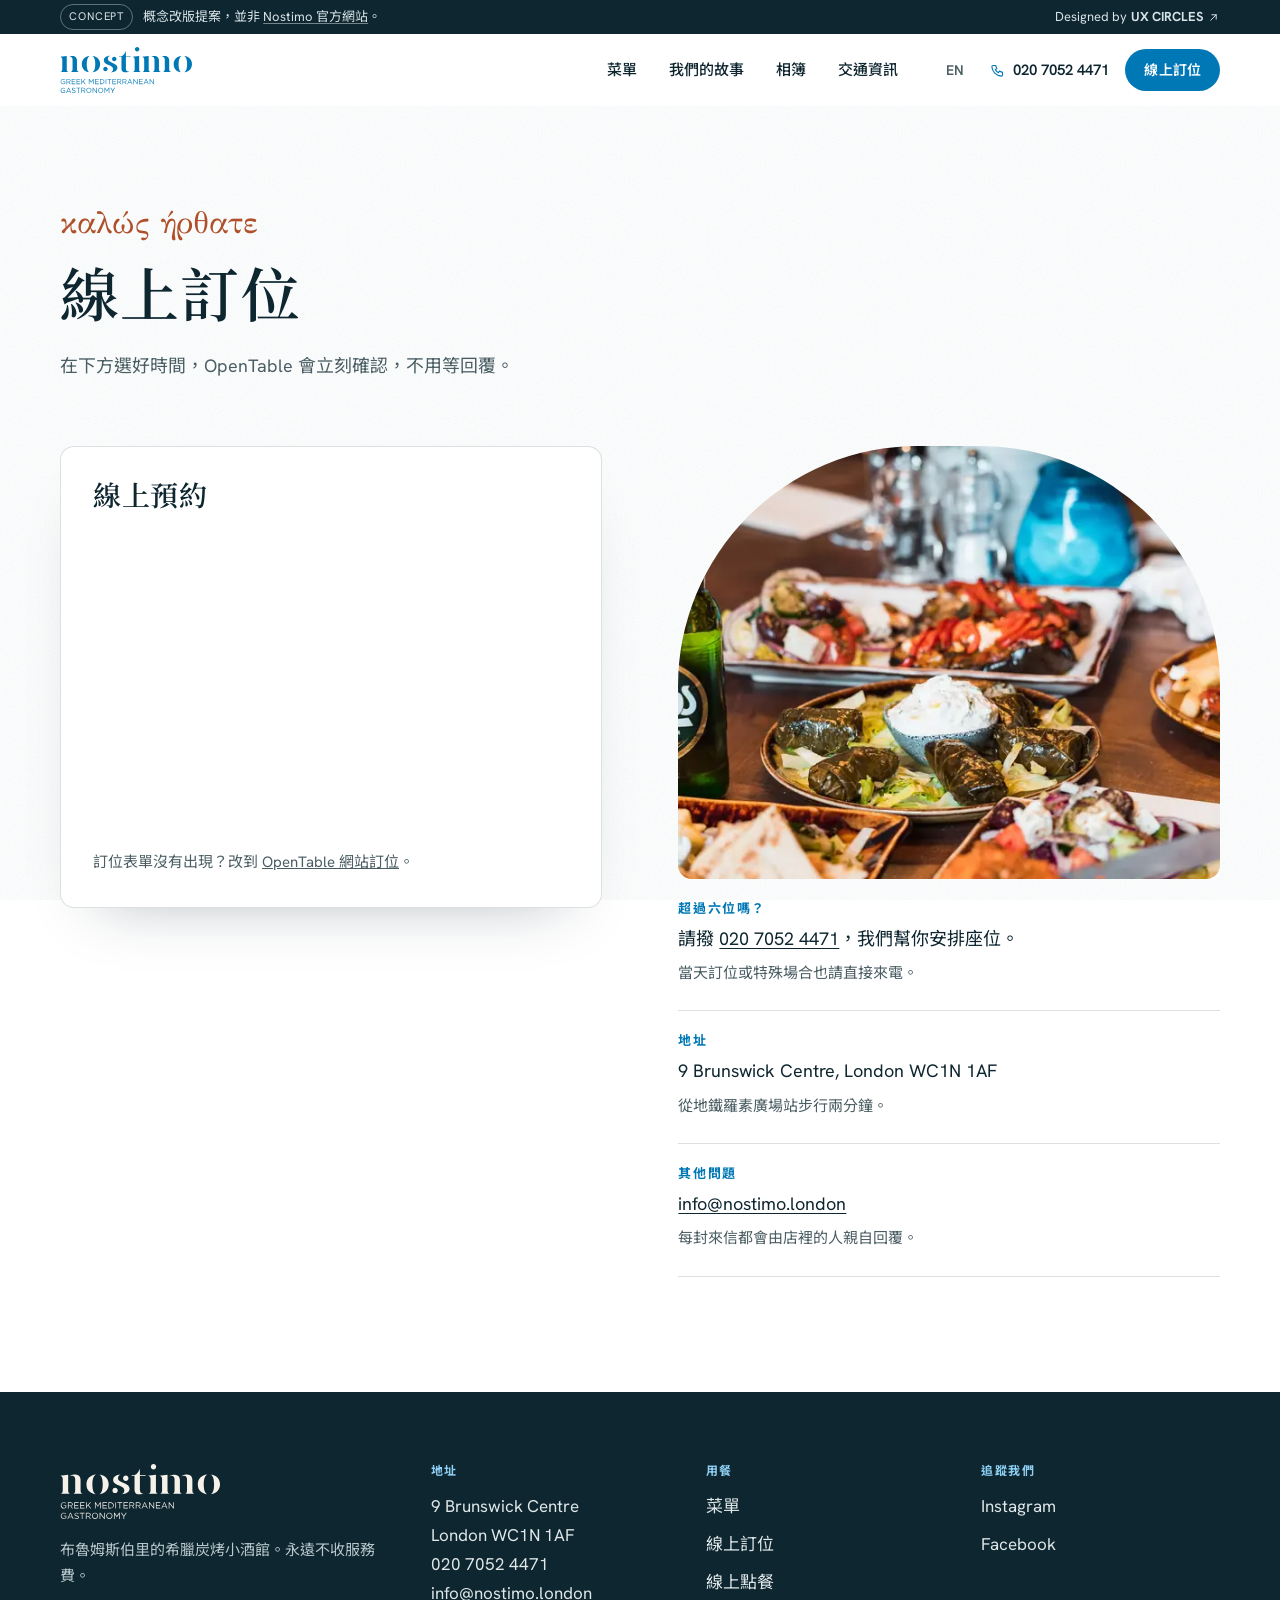
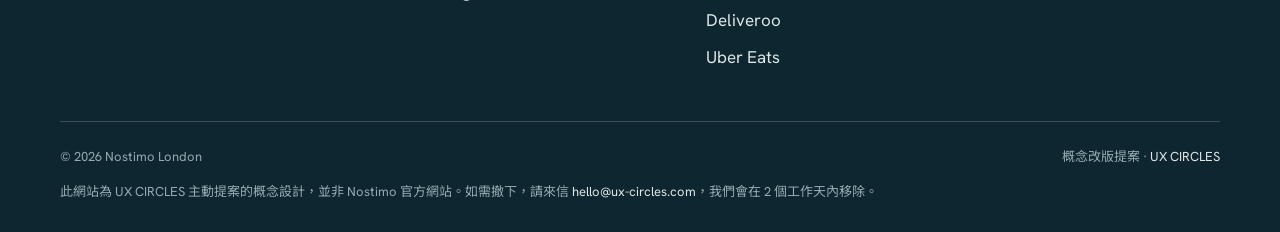
<file: zh/book.html>
<!doctype html>
<html lang="zh-Hant" class="no-js">
<head>
  <meta charset="utf-8">
  <meta name="viewport" content="width=device-width, initial-scale=1">
  <title>線上訂位 · Nostimo 倫敦希臘炭烤小酒館</title>
  <meta name="description" content="線上預約 Nostimo，地址 9 Brunswick Centre, London WC1N 1AF。線上即時確認，團體請撥 020 7052 4471。">
  <meta name="robots" content="noindex, nofollow">
  <meta name="theme-color" content="#ffffff">
  <link rel="canonical" href="https://uxcircles.github.io/nostimo/zh/book.html">
  <link rel="alternate" hreflang="en-GB" href="https://uxcircles.github.io/nostimo/book.html">
  <link rel="alternate" hreflang="zh-Hant" href="https://uxcircles.github.io/nostimo/zh/book.html">
  <link rel="icon" href="../favicon.svg" type="image/svg+xml">
  <link rel="apple-touch-icon" href="../apple-touch-icon.png">

  <meta property="og:type" content="restaurant">
  <meta property="og:site_name" content="Nostimo Mediterranean Gastronomy">
  <meta property="og:title" content="Nostimo · 倫敦的希臘炭烤小酒館">
  <meta property="og:description" content="炭烤肉串、旋轉烤肉、開胃小菜和慢燉希臘家常菜，就在倫敦 WC1 布倫瑞克中心。">
  <meta property="og:url" content="https://uxcircles.github.io/nostimo/zh/book.html">
  <meta property="og:locale" content="zh_TW">
  <meta property="og:image" content="https://uxcircles.github.io/nostimo/assets/img/og.jpg">
  <meta property="og:image:width" content="1200">
  <meta property="og:image:height" content="630">
  <meta name="twitter:card" content="summary_large_image">

  <link rel="preconnect" href="https://fonts.googleapis.com">
  <link rel="preconnect" href="https://fonts.gstatic.com" crossorigin>
  <link href="https://fonts.googleapis.com/css2?family=Gloock&family=GFS+Didot&family=Hanken+Grotesk:wght@400;500;600;700&family=Noto+Sans+TC:wght@400;500;700&family=Noto+Serif+TC:wght@600&display=swap" rel="stylesheet">
  <link rel="stylesheet" href="../styles.css?v=8">
</head>
<body>
  <svg aria-hidden="true" focusable="false" style="position:absolute;width:0;height:0;overflow:hidden">
    <symbol id="i-phone" viewBox="0 0 24 24"><path d="M5 4h4l2 5-2.5 1.5a11 11 0 0 0 5 5L15 13l5 2v4a2 2 0 0 1-2 2A16 16 0 0 1 3 6a2 2 0 0 1 2-2"/></symbol>
    <symbol id="i-arrow" viewBox="0 0 24 24"><path d="M5 12h14M13 6l6 6-6 6"/></symbol>
    <symbol id="i-ext" viewBox="0 0 24 24"><path d="M7 17 17 7M9 7h8v8"/></symbol>
    <symbol id="i-left" viewBox="0 0 24 24"><path d="M19 12H5M11 6l-6 6 6 6"/></symbol>
    <symbol id="i-close" viewBox="0 0 24 24"><path d="M6 6l12 12M18 6 6 18"/></symbol>
  </svg>
  <a class="skip" href="#main">跳到主要內容</a>

  <header class="site-header" data-header>
    <div class="concept-bar" role="note">
      <div class="wrap concept-inner">
        <p><span class="concept-tag">Concept</span><span class="concept-long">概念改版提案，並非 <a href="https://nostimo.london/" target="_blank" rel="noopener">Nostimo 官方網站</a>。</span><span class="concept-short">概念改版提案</span></p>
        <a href="https://ux-circles.com/restaurants" target="_blank" rel="noopener">Designed by <strong>UX CIRCLES</strong> <svg class="icon" aria-hidden="true"><use href="#i-ext"/></svg></a>
      </div>
    </div>
    <div class="header-bar">
      <div class="wrap header-inner">
        <a class="brand" href="./" aria-label="Nostimo 首頁"><img src="../assets/img/logo.svg" alt="" width="165" height="57"></a>
        <nav class="nav" id="site-nav" aria-label="主選單" data-nav>
          <ul class="nav-list">
            <li><a href="menu.html">菜單</a></li>
            <li><a href="./#story">我們的故事</a></li>
            <li><a href="./#gallery">相簿</a></li>
            <li><a href="./#visit">交通資訊</a></li>
          </ul>
          <div class="nav-extra">
            <a class="btn btn-sea" href="book.html">線上訂位</a>
            <p>9 Brunswick Centre, London WC1N 1AF<br><a href="tel:+442070524471">020 7052 4471</a></p>
            <a class="nav-lang" href="../book.html" lang="en-GB" hreflang="en-GB">English</a>
          </div>
        </nav>
        <div class="header-actions">
          <a class="lang-switch" href="../book.html" lang="en-GB" hreflang="en-GB" aria-label="English version">EN</a>
          <a class="call-link" href="tel:+442070524471" aria-label="致電 Nostimo：020 7052 4471"><svg class="icon" aria-hidden="true"><use href="#i-phone"/></svg><span>020 7052 4471</span></a>
          <a class="btn btn-sea btn-sm" href="book.html">線上訂位</a>
          <button class="burger" type="button" aria-label="開啟選單" aria-expanded="false" aria-controls="site-nav" data-burger><span></span><span></span></button>
        </div>
      </div>
    </div>
  </header>

  <main id="main">
    <section class="page-hero">
      <div class="wrap">
        <p class="greek-big greek" lang="el">καλώς ήρθατε</p>
        <h1 class="title-xl">線上訂位</h1>
        <p class="lede" style="margin-top:18px">在下方選好時間，OpenTable 會立刻確認，不用等回覆。</p>
      </div>
    </section>

    <div class="wrap book-grid">
      <div class="book-widget">
        <h2>線上預約</h2>
        <!-- OpenTable widget, same restaurant ID (rid=325902) the current site uses -->
        <div class="ot-slot" data-ot>
          <script src="https://www.opentable.co.uk/widget/reservation/loader?rid=325902&amp;type=standard&amp;theme=standard&amp;color=1&amp;dark=false&amp;iframe=true&amp;domain=couk&amp;lang=en-GB&amp;newtab=false&amp;ot_source=Restaurant%20website&amp;cfe=true"></script>
        </div>
        <p class="ot-fallback">訂位表單沒有出現？改到 <a href="https://www.opentable.co.uk/restref/client/?rid=325902&amp;restref=325902&amp;lang=en-GB" target="_blank" rel="noopener">OpenTable 網站訂位</a>。</p>
      </div>

      <div class="book-aside">
        <div class="arch"><img src="../assets/img/table-spread-600.webp" srcset="../assets/img/table-spread-600.webp 600w, ../assets/img/table-spread-1200.webp 1200w" sizes="(max-width: 860px) 100vw, 45vw" width="600" height="900" alt="擺滿希臘菜、準備一起分享的餐桌" loading="lazy"></div>
        <div class="info-block">
          <h3>超過六位嗎？</h3>
          <p>請撥 <a href="tel:+442070524471">020 7052 4471</a>，我們幫你安排座位。</p>
          <p class="muted">當天訂位或特殊場合也請直接來電。</p>
        </div>
        <div class="info-block">
          <h3>地址</h3>
          <address>9 Brunswick Centre, London WC1N 1AF</address>
          <p class="muted">從地鐵羅素廣場站步行兩分鐘。</p>
        </div>
        <div class="info-block">
          <h3>其他問題</h3>
          <p><a href="mailto:info@nostimo.london">info@nostimo.london</a></p>
          <p class="muted">每封來信都會由店裡的人親自回覆。</p>
        </div>
      </div>
    </div>
  </main>

  <footer class="site-footer on-dark">
    <div class="wrap">
      <div class="footer-grid">
        <div class="footer-brand">
          <img src="../assets/img/logo-light.svg" alt="Nostimo 希臘地中海料理" width="165" height="57" loading="lazy">
          <p>布魯姆斯伯里的希臘炭烤小酒館。永遠不收服務費。</p>
        </div>
        <div>
          <h2>地址</h2>
          <address>9 Brunswick Centre<br>London WC1N 1AF<br><a href="tel:+442070524471">020 7052 4471</a><br><a href="mailto:info@nostimo.london">info@nostimo.london</a></address>
        </div>
        <div>
          <h2>用餐</h2>
          <ul>
            <li><a href="menu.html">菜單</a></li>
            <li><a href="book.html">線上訂位</a></li>
            <li><a href="https://nostimorestaurant.co.uk/menu" target="_blank" rel="noopener">線上點餐</a></li>
            <li><a href="https://deliveroo.co.uk/menu/london/bloomsbury/nostimo-brunswick" target="_blank" rel="noopener">Deliveroo</a></li>
            <li><a href="https://www.ubereats.com/gb/store/nostimo/R7rWNomRS0CjnXZ344HSMw" target="_blank" rel="noopener">Uber Eats</a></li>
          </ul>
        </div>
        <div>
          <h2>追蹤我們</h2>
          <ul>
            <li><a href="https://www.instagram.com/nostimo.london/" target="_blank" rel="noopener">Instagram</a></li>
            <li><a href="https://www.facebook.com/nostimo.london/" target="_blank" rel="noopener">Facebook</a></li>
          </ul>
        </div>
      </div>
      <div class="footer-base">
        <p>© <span data-year>2026</span> Nostimo London</p>
        <p>概念改版提案 · <a href="https://ux-circles.com/restaurants" target="_blank" rel="noopener">UX CIRCLES</a></p>
        <p data-takedown style="flex-basis: 100%; margin: 0;">此網站為 UX CIRCLES 主動提案的概念設計，並非 Nostimo 官方網站。如需撤下，請來信 <a href="mailto:hello@ux-circles.com">hello@ux-circles.com</a>，我們會在 2 個工作天內移除。</p>
      </div>
    </div>
  </footer>

  <script src="../main.js?v=4" defer></script>
</body>
</html>
</file>
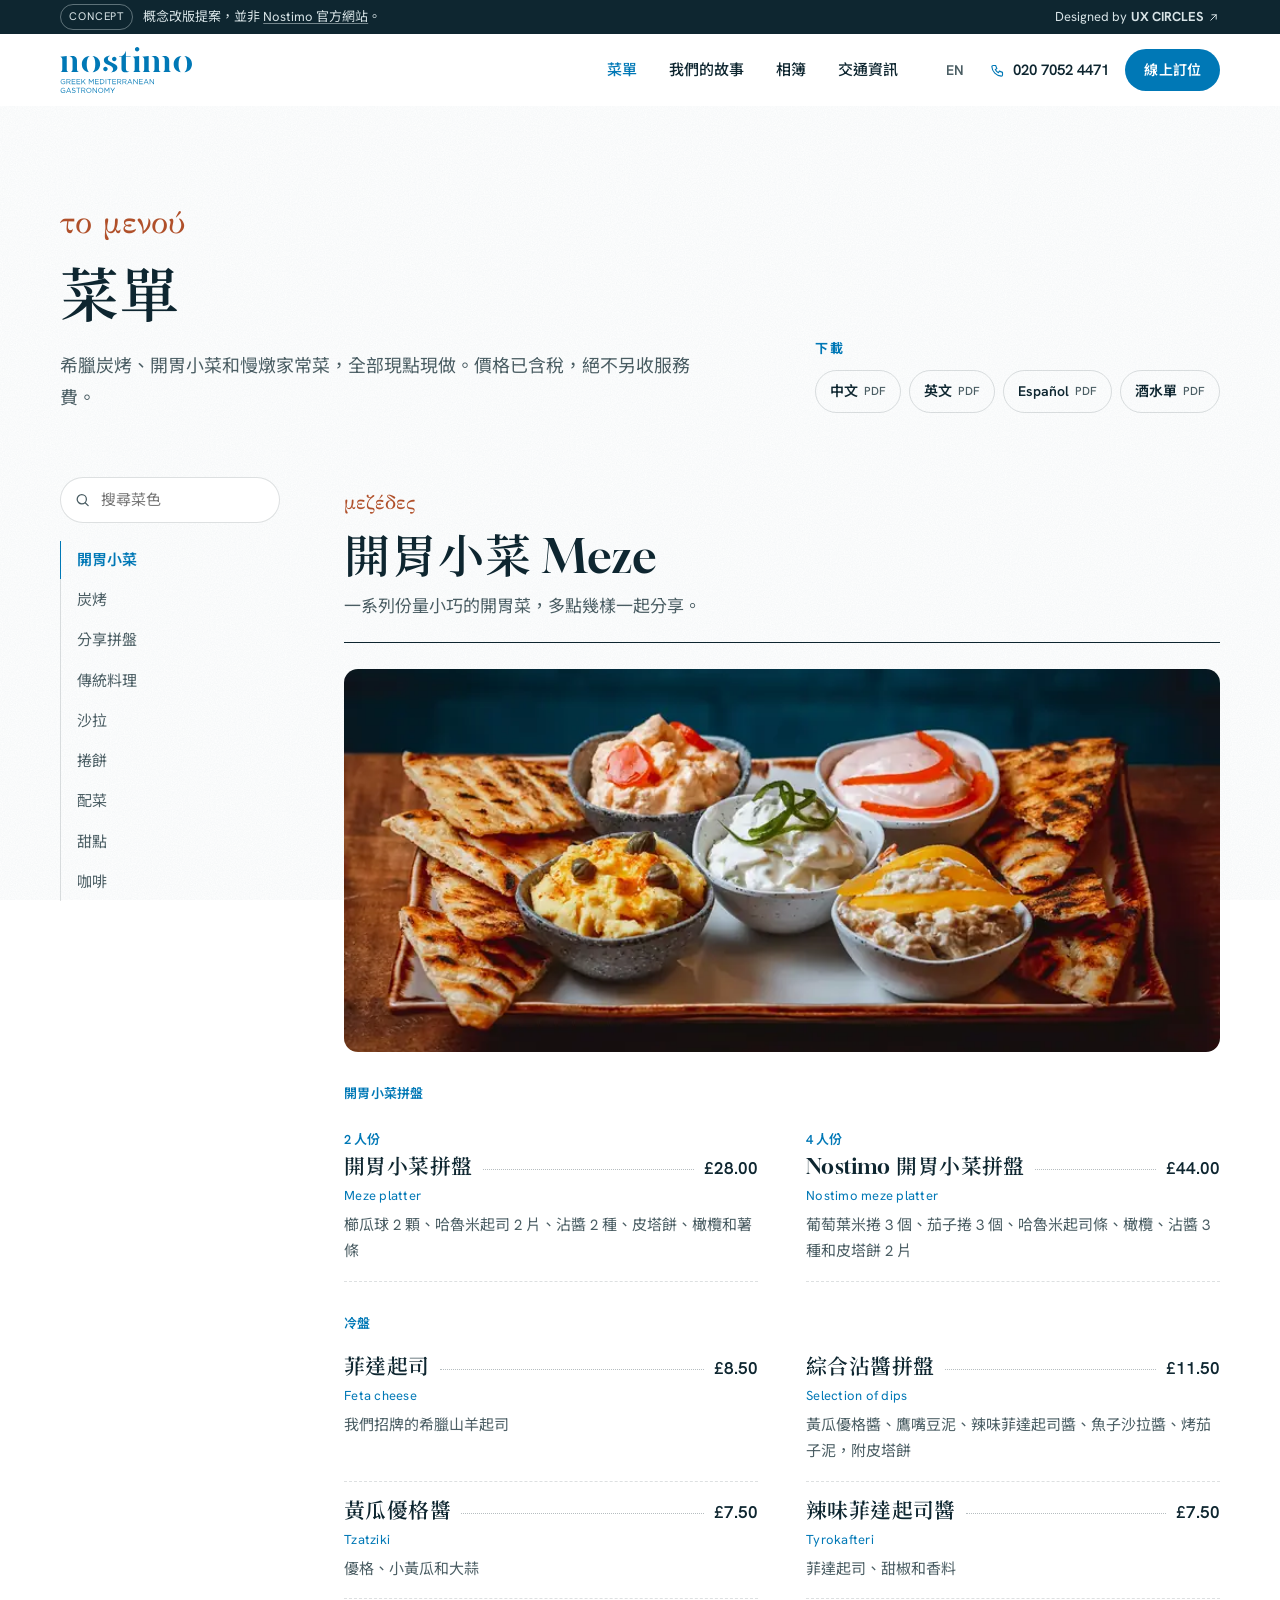
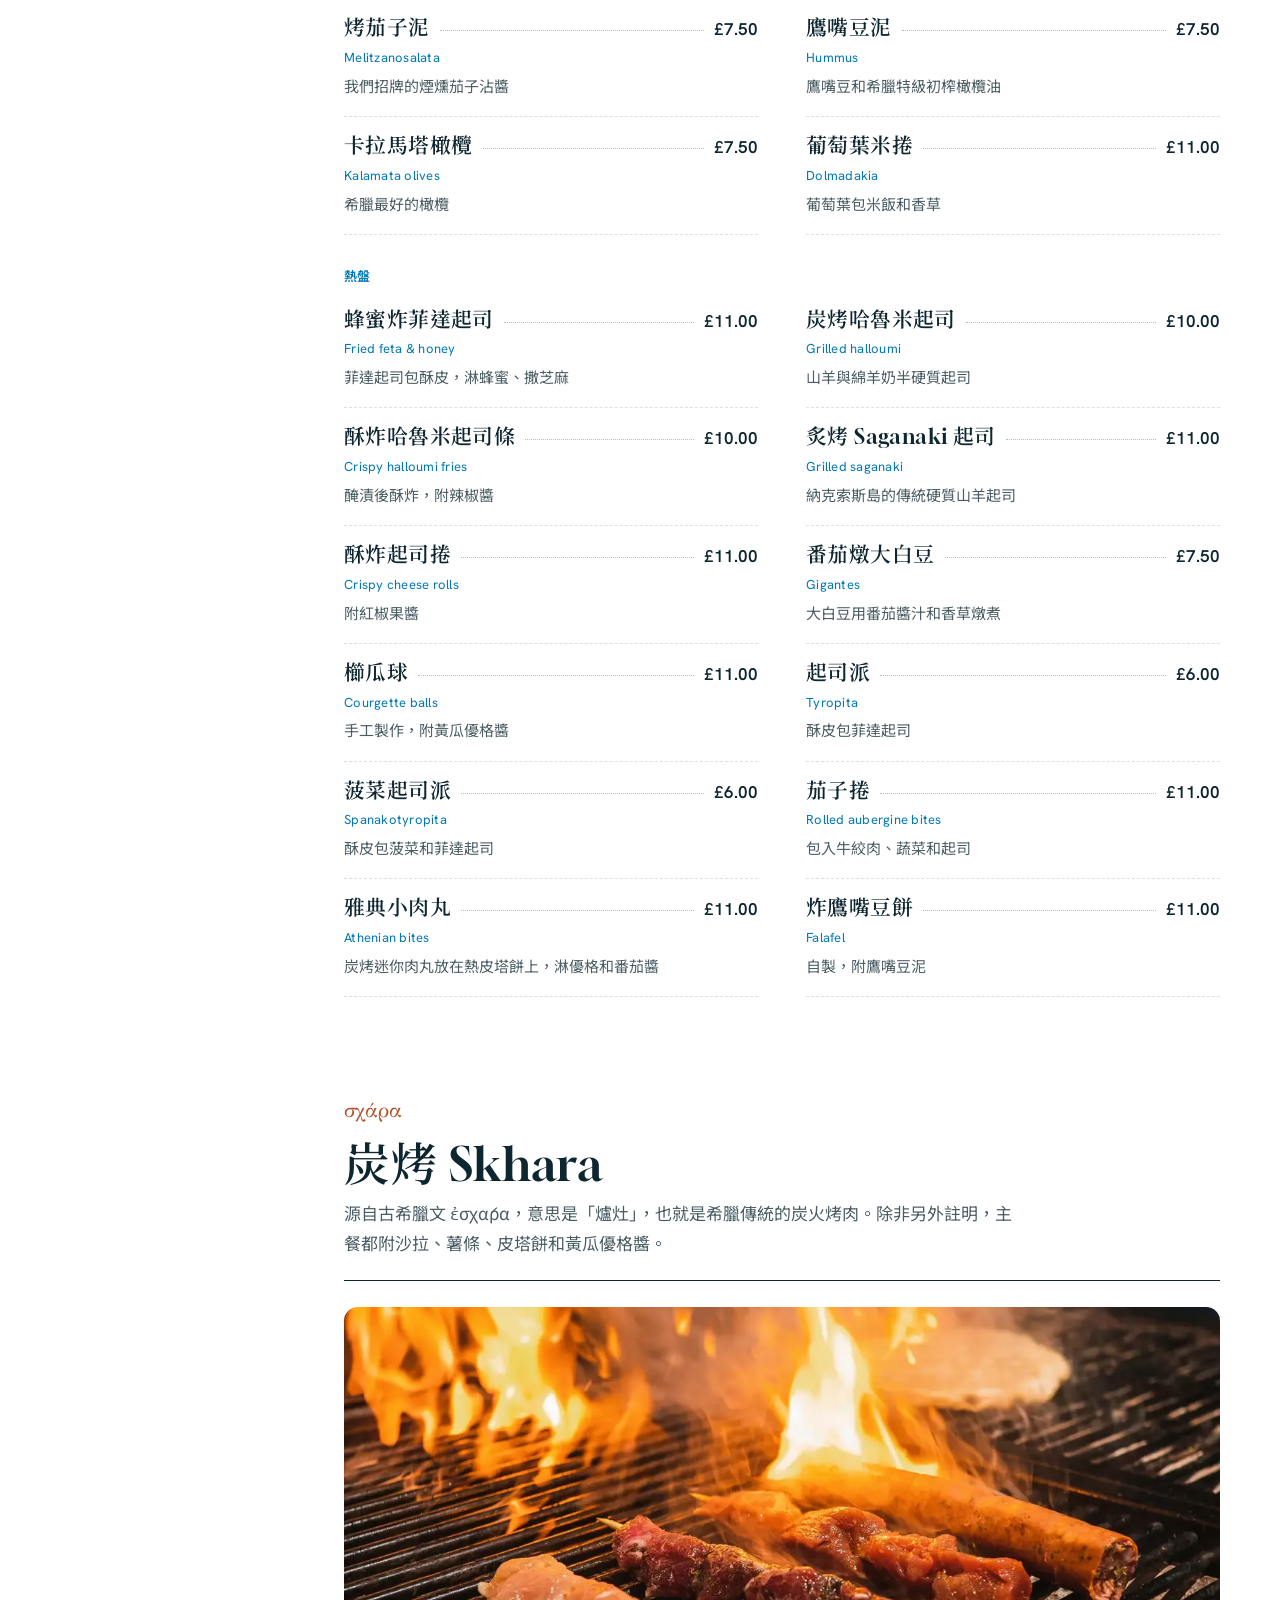
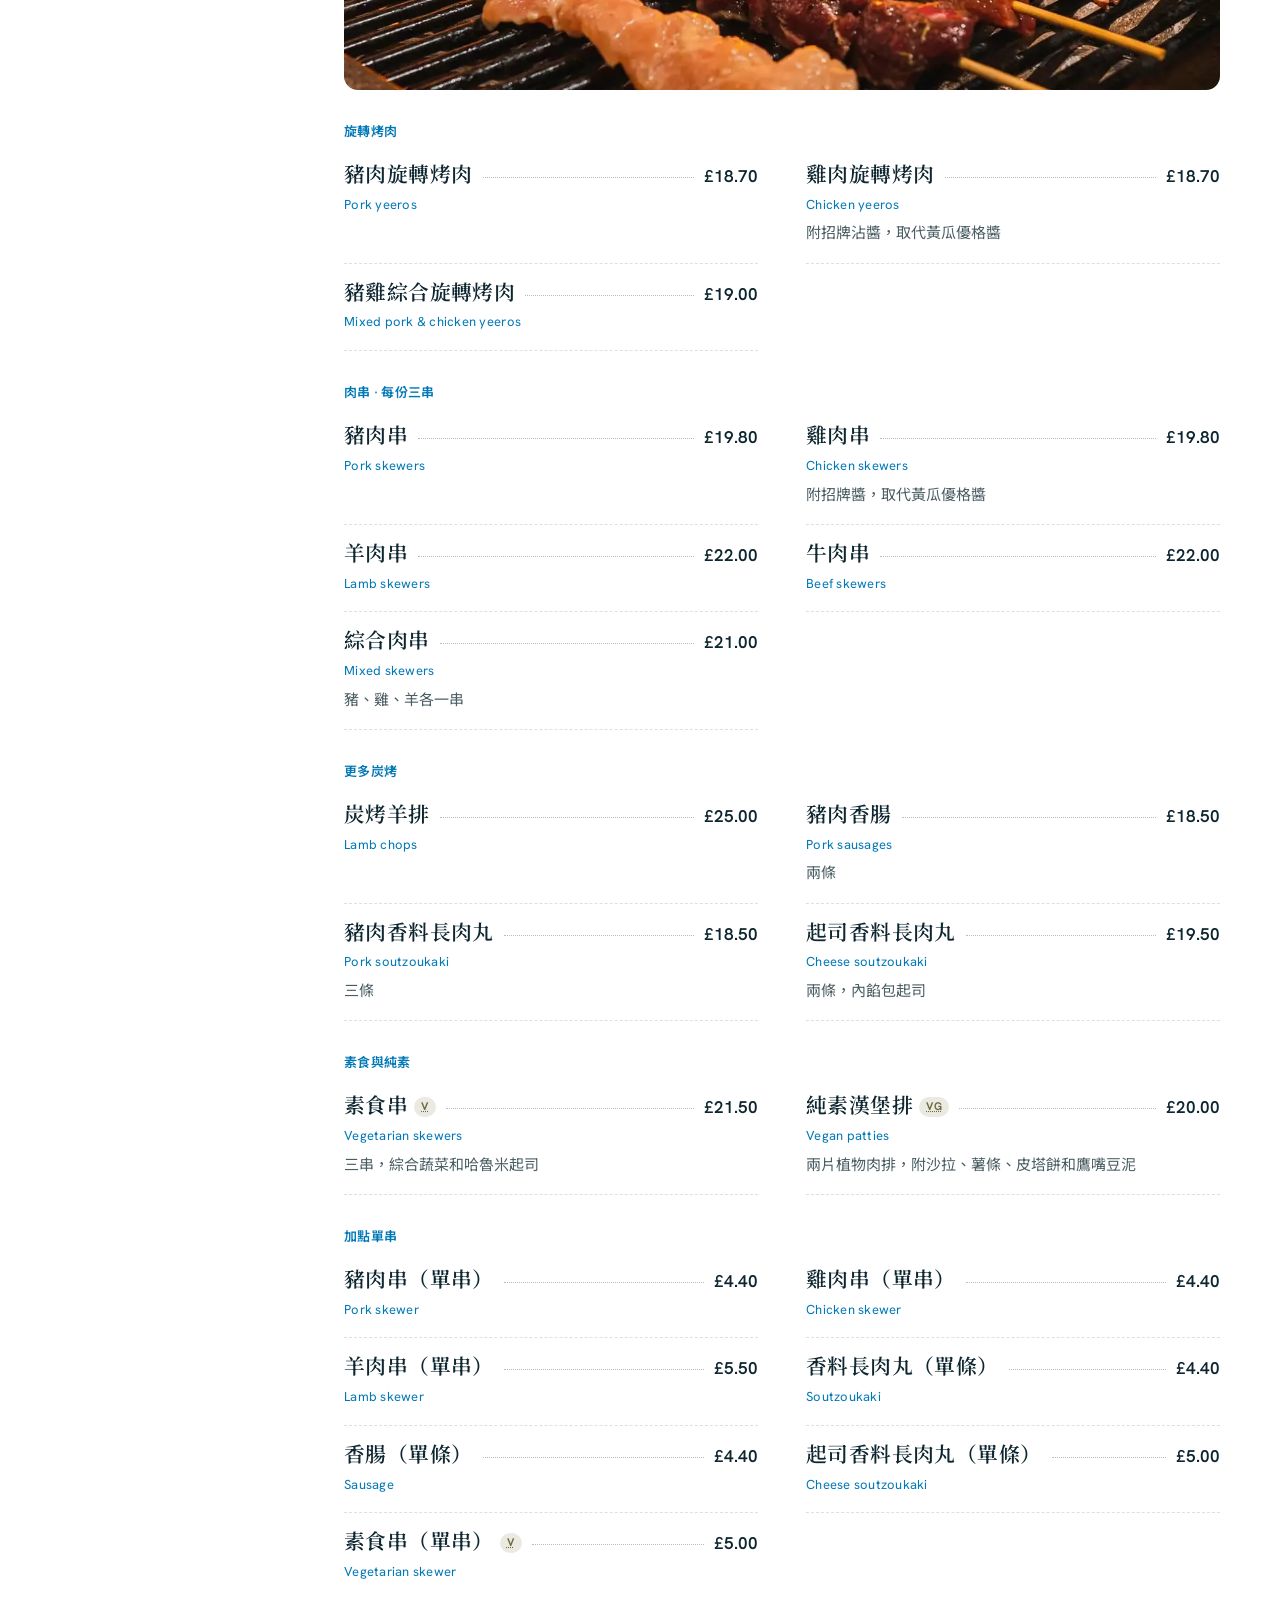
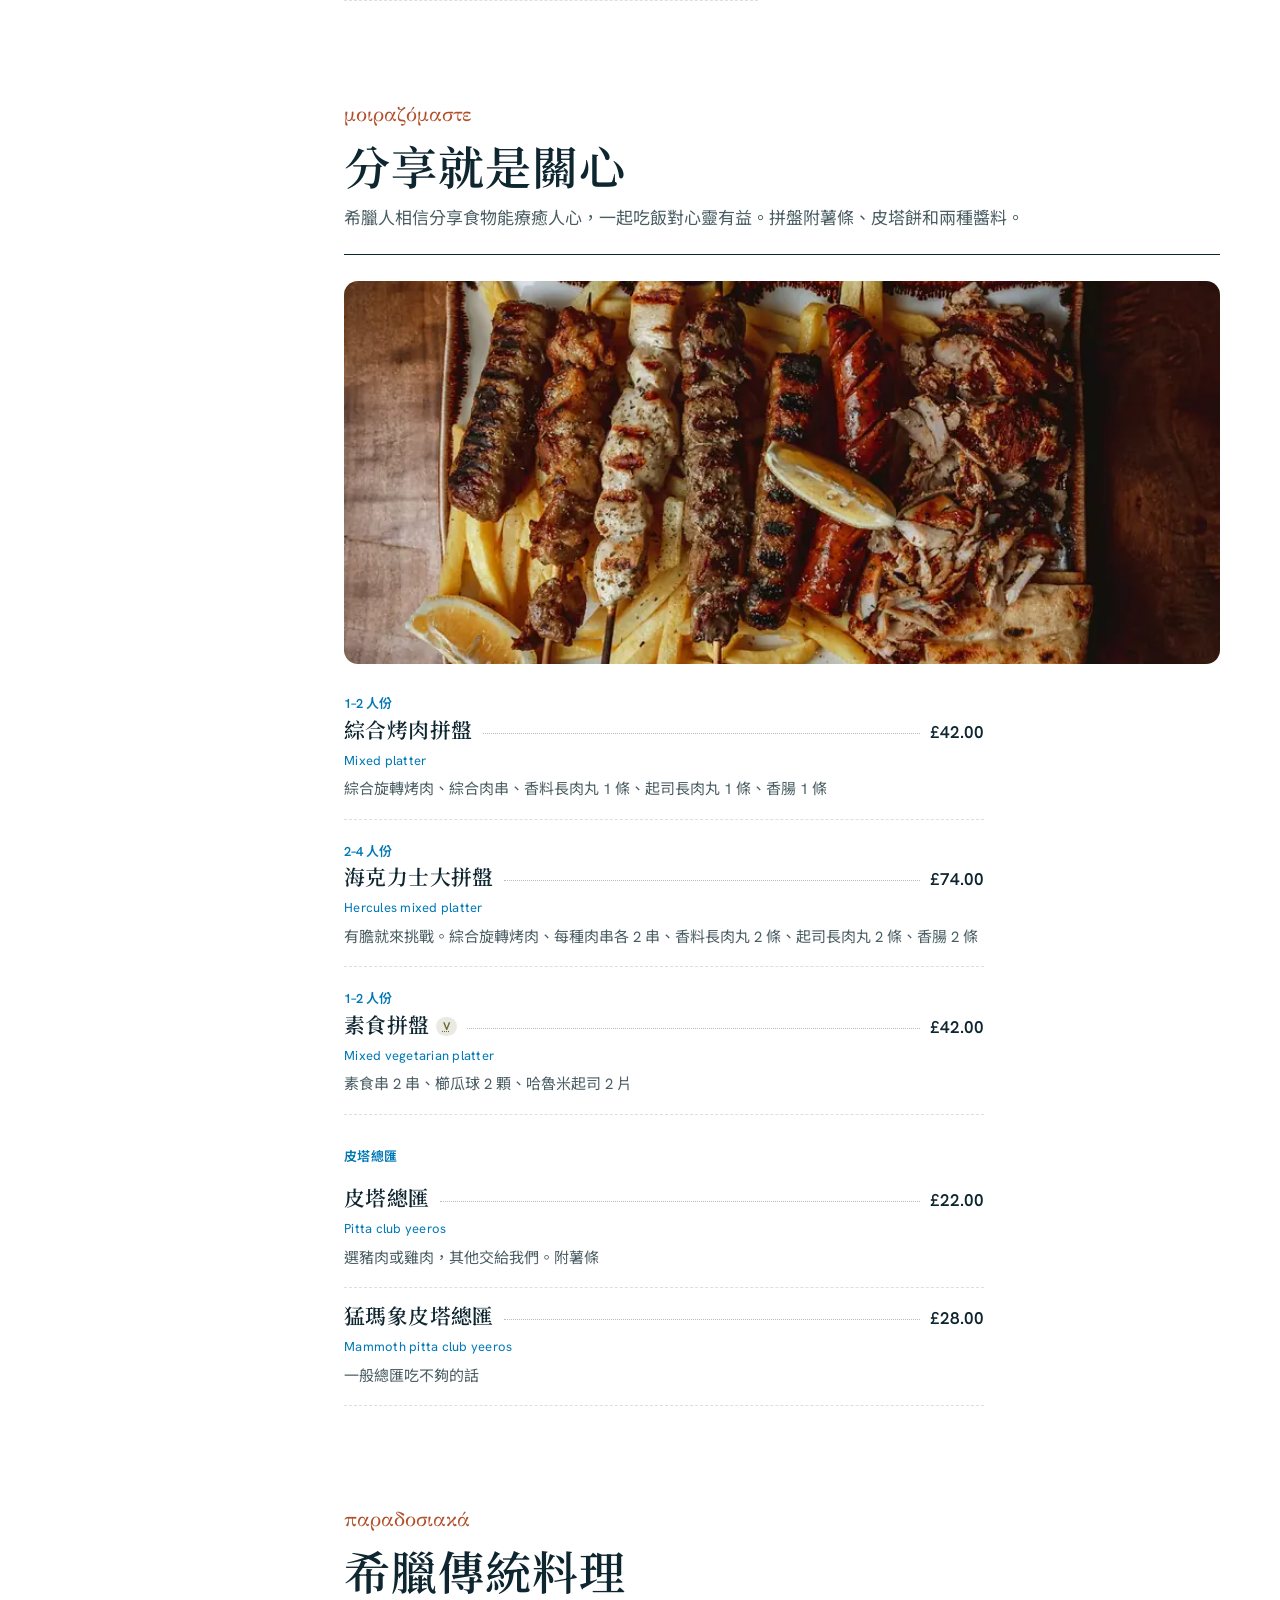
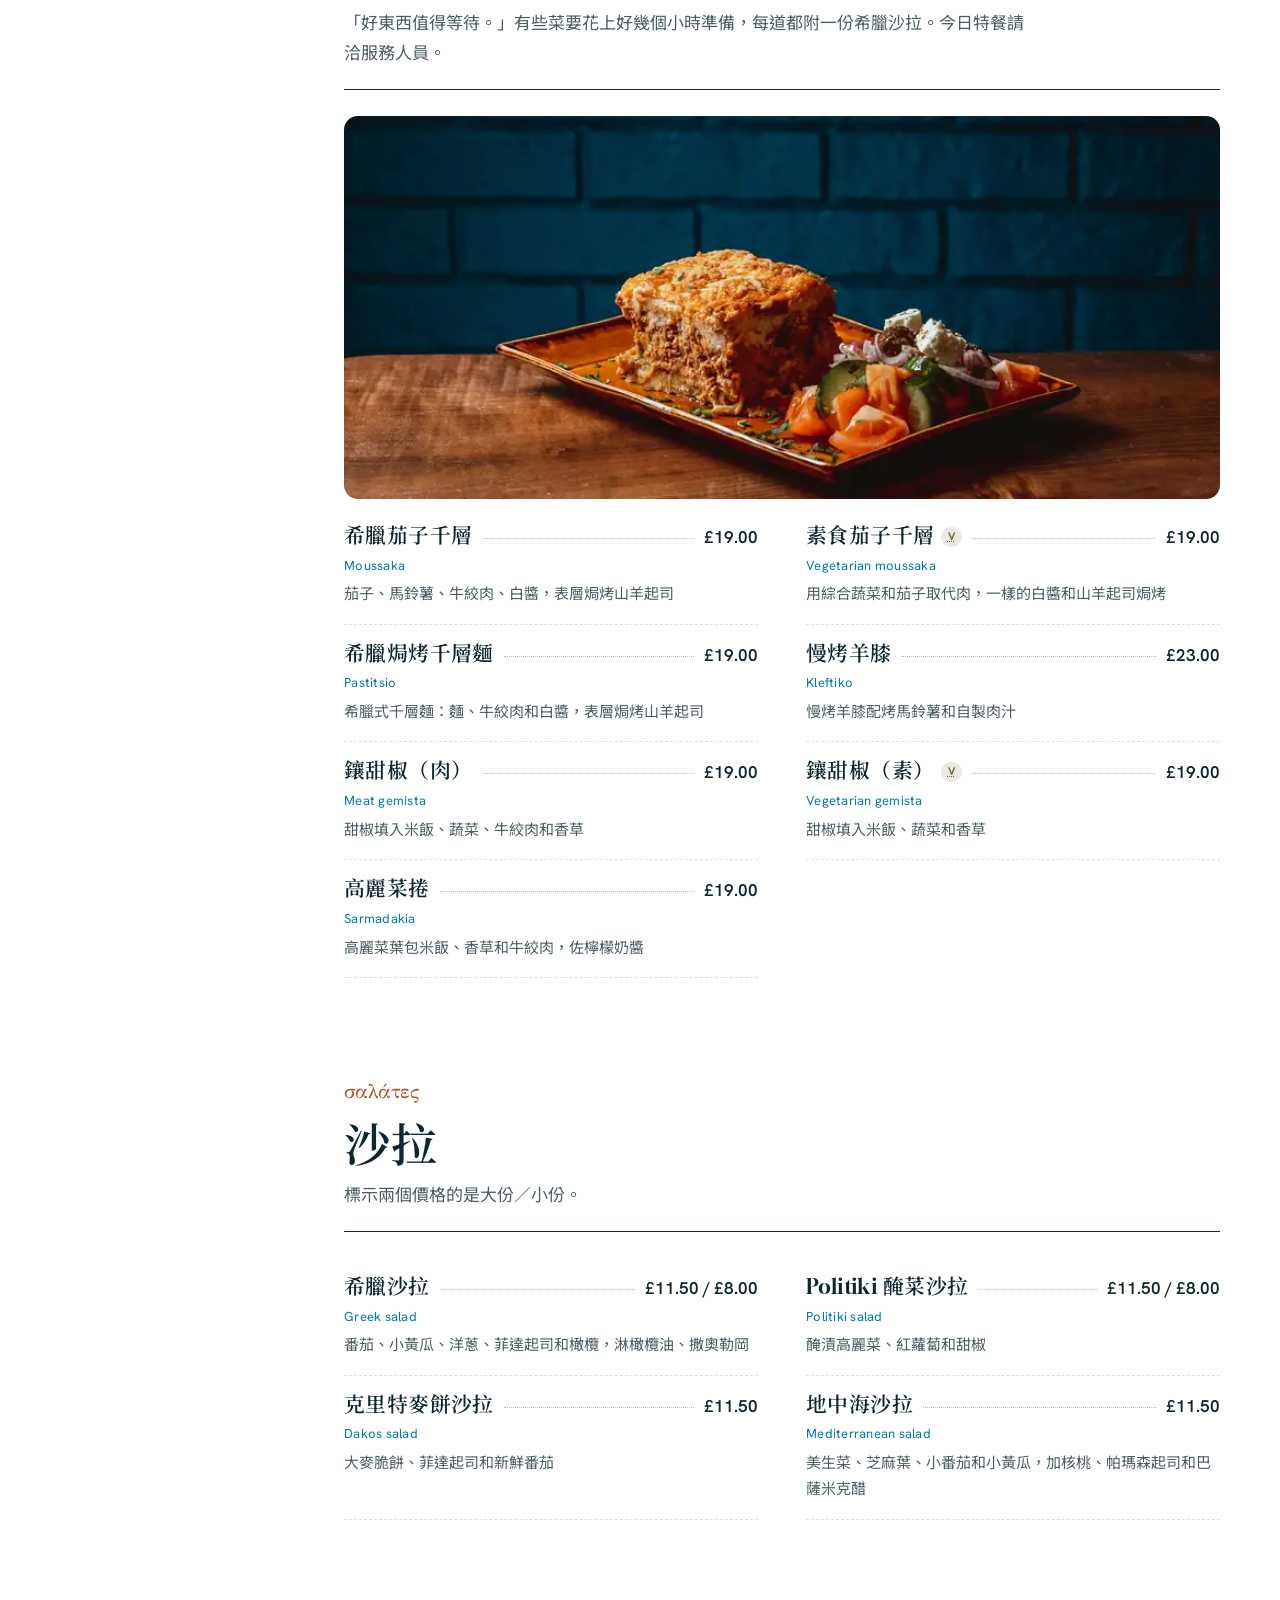
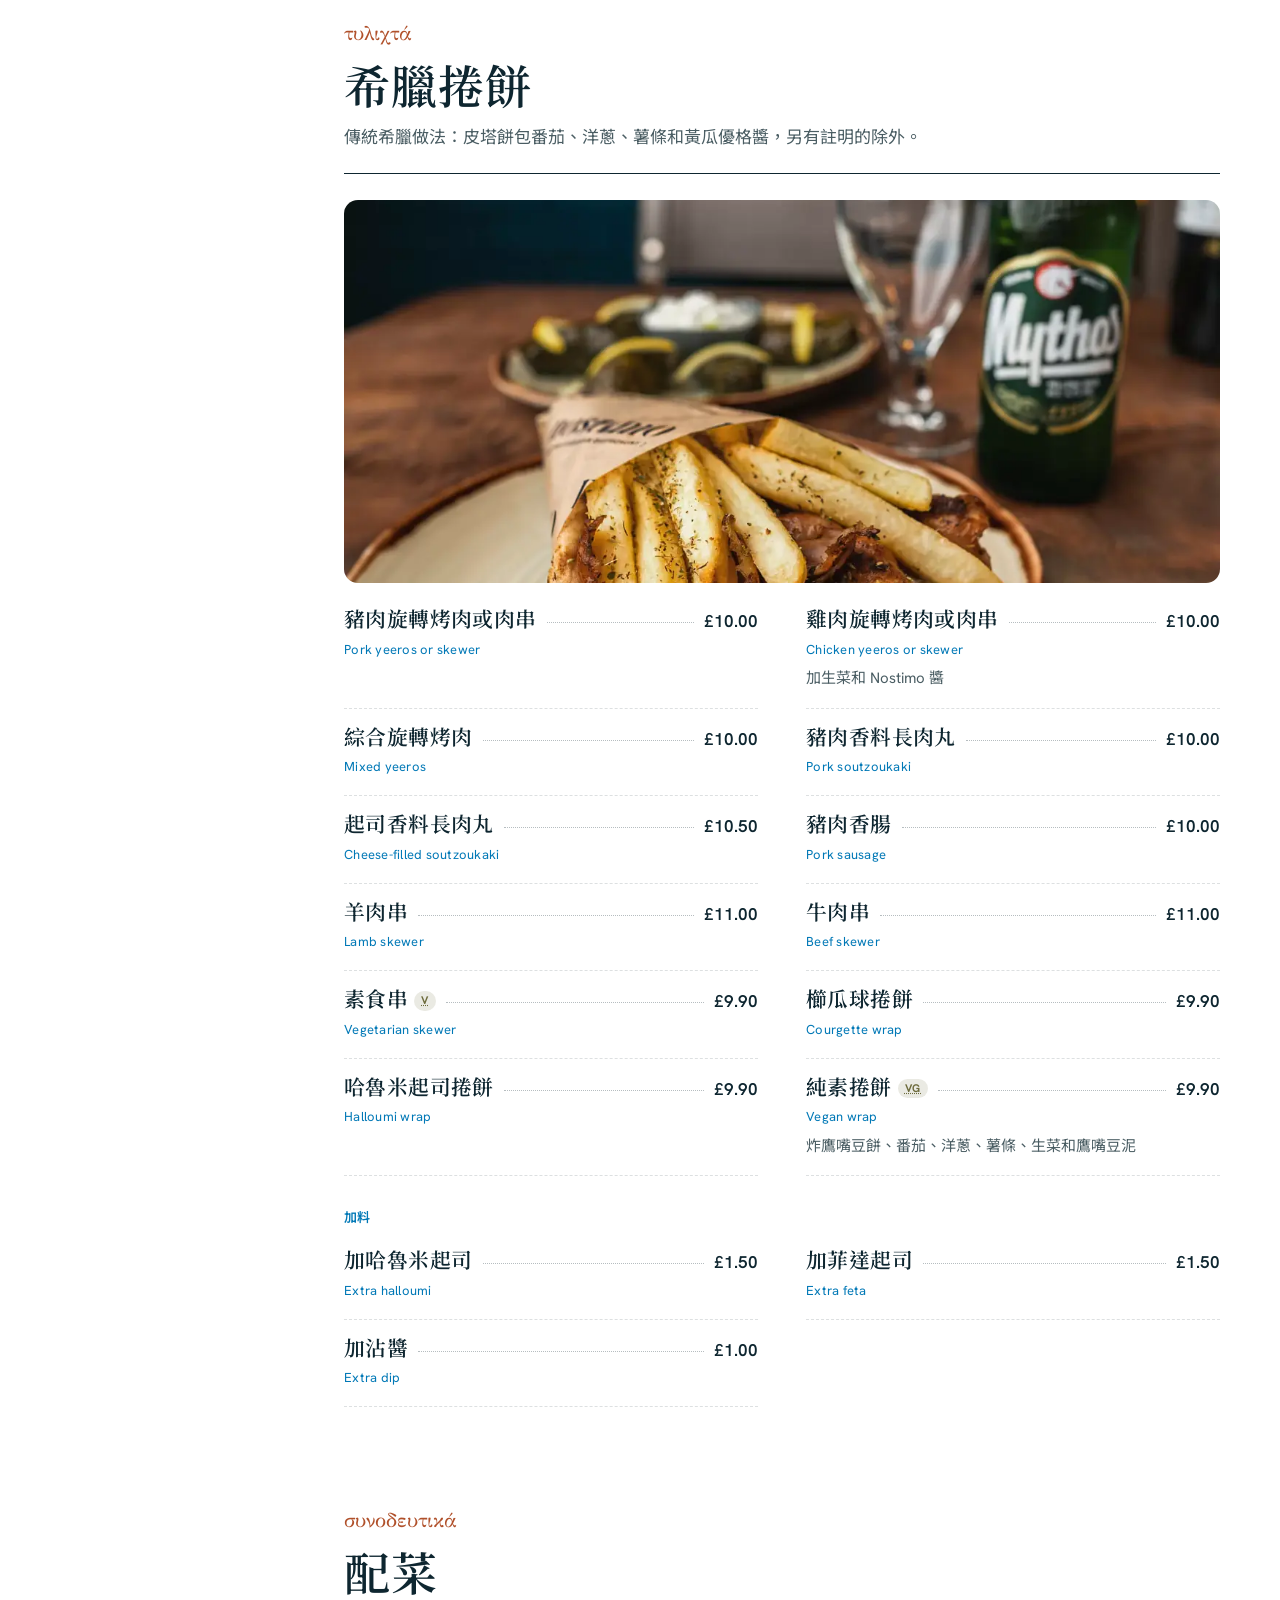
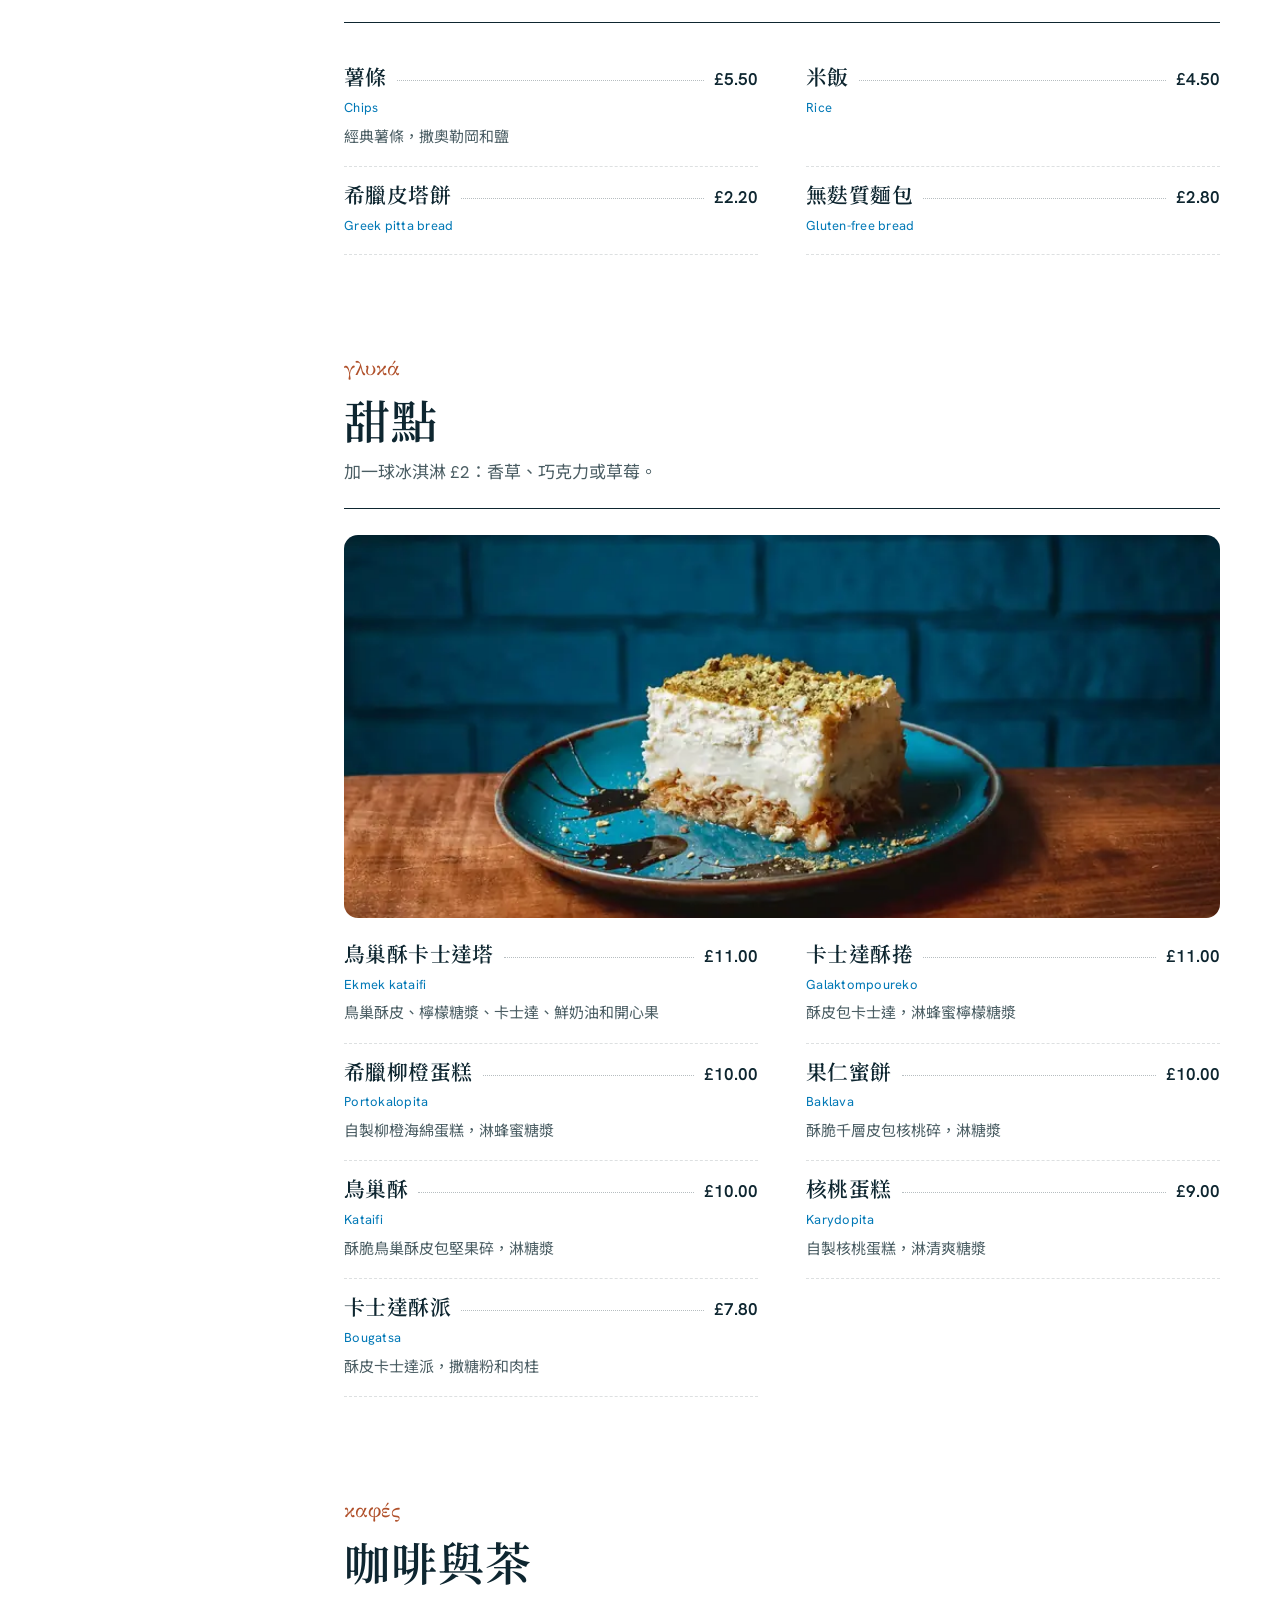
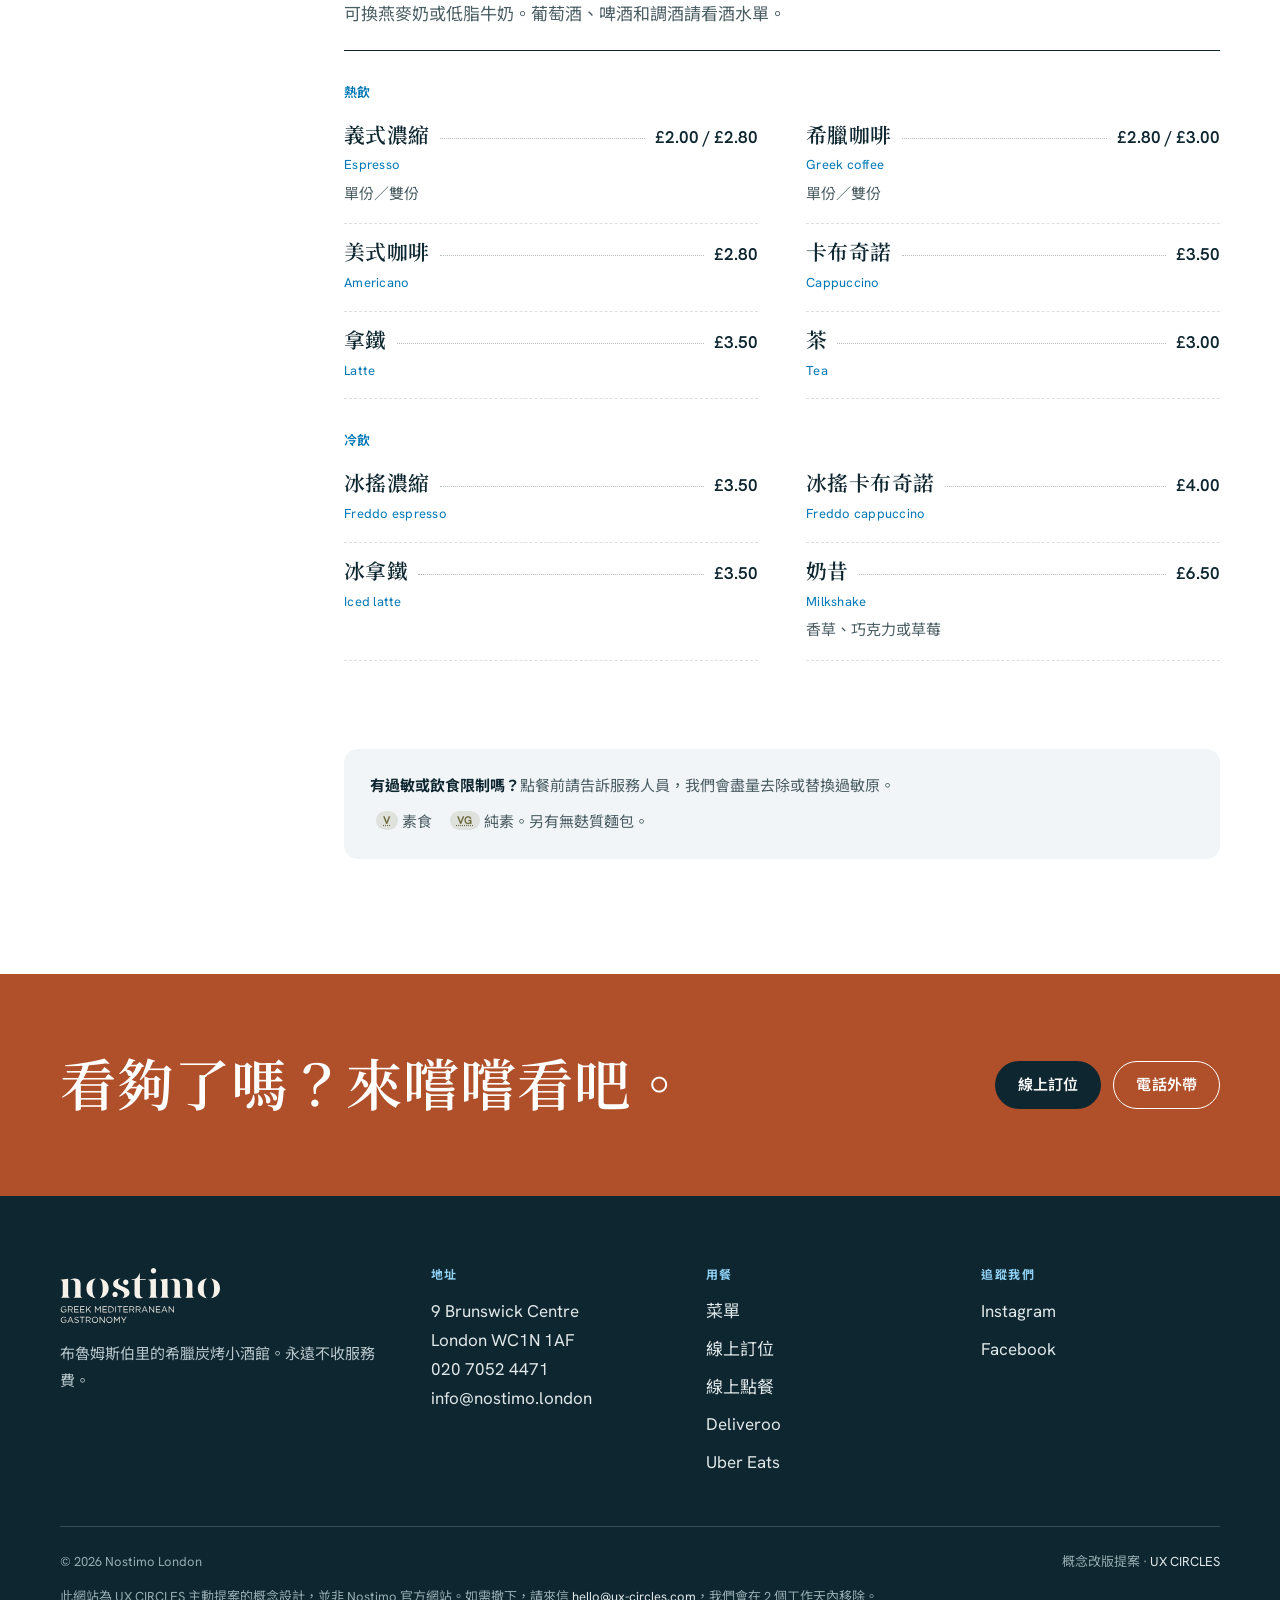
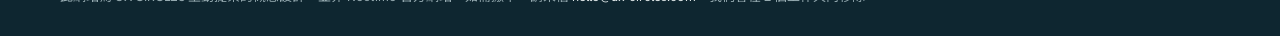
<file: zh/menu.html>
<!doctype html>
<html lang="zh-Hant" class="no-js">
<head>
  <meta charset="utf-8">
  <meta name="viewport" content="width=device-width, initial-scale=1">
  <title>菜單 · Nostimo 倫敦希臘炭烤小酒館</title>
  <meta name="description" content="Nostimo 完整菜單：開胃小菜、炭烤肉串與旋轉烤肉、分享拼盤、茄子千層、慢烤羊膝和希臘甜點，附價格。">
  <meta name="robots" content="noindex, nofollow">
  <meta name="theme-color" content="#ffffff">
  <link rel="canonical" href="https://uxcircles.github.io/nostimo/zh/menu.html">
  <link rel="alternate" hreflang="en-GB" href="https://uxcircles.github.io/nostimo/menu.html">
  <link rel="alternate" hreflang="zh-Hant" href="https://uxcircles.github.io/nostimo/zh/menu.html">
  <link rel="icon" href="../favicon.svg" type="image/svg+xml">
  <link rel="apple-touch-icon" href="../apple-touch-icon.png">

  <meta property="og:type" content="restaurant">
  <meta property="og:site_name" content="Nostimo Mediterranean Gastronomy">
  <meta property="og:title" content="Nostimo · 倫敦的希臘炭烤小酒館">
  <meta property="og:description" content="炭烤肉串、旋轉烤肉、開胃小菜和慢燉希臘家常菜，就在倫敦 WC1 布倫瑞克中心。">
  <meta property="og:url" content="https://uxcircles.github.io/nostimo/zh/menu.html">
  <meta property="og:locale" content="zh_TW">
  <meta property="og:image" content="https://uxcircles.github.io/nostimo/assets/img/og.jpg">
  <meta property="og:image:width" content="1200">
  <meta property="og:image:height" content="630">
  <meta name="twitter:card" content="summary_large_image">

  <link rel="preconnect" href="https://fonts.googleapis.com">
  <link rel="preconnect" href="https://fonts.gstatic.com" crossorigin>
  <link href="https://fonts.googleapis.com/css2?family=Gloock&family=GFS+Didot&family=Hanken+Grotesk:wght@400;500;600;700&family=Noto+Sans+TC:wght@400;500;700&family=Noto+Serif+TC:wght@600&display=swap" rel="stylesheet">
  <link rel="stylesheet" href="../styles.css?v=8">
</head>
<body>
  <svg aria-hidden="true" focusable="false" style="position:absolute;width:0;height:0;overflow:hidden">
    <symbol id="i-phone" viewBox="0 0 24 24"><path d="M5 4h4l2 5-2.5 1.5a11 11 0 0 0 5 5L15 13l5 2v4a2 2 0 0 1-2 2A16 16 0 0 1 3 6a2 2 0 0 1 2-2"/></symbol>
    <symbol id="i-arrow" viewBox="0 0 24 24"><path d="M5 12h14M13 6l6 6-6 6"/></symbol>
    <symbol id="i-ext" viewBox="0 0 24 24"><path d="M7 17 17 7M9 7h8v8"/></symbol>
    <symbol id="i-left" viewBox="0 0 24 24"><path d="M19 12H5M11 6l-6 6 6 6"/></symbol>
    <symbol id="i-close" viewBox="0 0 24 24"><path d="M6 6l12 12M18 6 6 18"/></symbol>
  </svg>
  <a class="skip" href="#main">跳到主要內容</a>

  <header class="site-header" data-header>
    <div class="concept-bar" role="note">
      <div class="wrap concept-inner">
        <p><span class="concept-tag">Concept</span><span class="concept-long">概念改版提案，並非 <a href="https://nostimo.london/" target="_blank" rel="noopener">Nostimo 官方網站</a>。</span><span class="concept-short">概念改版提案</span></p>
        <a href="https://ux-circles.com/restaurants" target="_blank" rel="noopener">Designed by <strong>UX CIRCLES</strong> <svg class="icon" aria-hidden="true"><use href="#i-ext"/></svg></a>
      </div>
    </div>
    <div class="header-bar">
      <div class="wrap header-inner">
        <a class="brand" href="./" aria-label="Nostimo 首頁"><img src="../assets/img/logo.svg" alt="" width="165" height="57"></a>
        <nav class="nav" id="site-nav" aria-label="主選單" data-nav>
          <ul class="nav-list">
            <li><a href="menu.html" aria-current="page">菜單</a></li>
            <li><a href="./#story">我們的故事</a></li>
            <li><a href="./#gallery">相簿</a></li>
            <li><a href="./#visit">交通資訊</a></li>
          </ul>
          <div class="nav-extra">
            <a class="btn btn-sea" href="book.html">線上訂位</a>
            <p>9 Brunswick Centre, London WC1N 1AF<br><a href="tel:+442070524471">020 7052 4471</a></p>
            <a class="nav-lang" href="../menu.html" lang="en-GB" hreflang="en-GB">English</a>
          </div>
        </nav>
        <div class="header-actions">
          <a class="lang-switch" href="../menu.html" lang="en-GB" hreflang="en-GB" aria-label="English version">EN</a>
          <a class="call-link" href="tel:+442070524471" aria-label="致電 Nostimo：020 7052 4471"><svg class="icon" aria-hidden="true"><use href="#i-phone"/></svg><span>020 7052 4471</span></a>
          <a class="btn btn-sea btn-sm" href="book.html">線上訂位</a>
          <button class="burger" type="button" aria-label="開啟選單" aria-expanded="false" aria-controls="site-nav" data-burger><span></span><span></span></button>
        </div>
      </div>
    </div>
  </header>

  <main id="main">
    <section class="page-hero">
      <div class="wrap page-hero-grid">
        <div>
          <p class="greek-big greek" lang="el">το μενού</p>
          <h1 class="title-xl">菜單</h1>
          <p class="lede" style="margin-top:18px">希臘炭烤、開胃小菜和慢燉家常菜，全部現點現做。價格已含稅，絕不另收服務費。</p>
        </div>
        <div>
          <p class="sub-title" style="margin:0 0 10px">下載</p>
          <!-- 這些 PDF 放在現有的 nostimo.london 網站上，換網域前要複製到 assets/menus/。 -->
          <div class="pdfs">
            <a class="pdf" href="https://nostimo.london/wp-content/uploads/2026/06/Mandarin-Menu.pdf" target="_blank" rel="noopener" hreflang="zh" lang="zh">中文 <small>PDF</small></a>
            <a class="pdf" href="https://nostimo.london/wp-content/uploads/2025/09/Menu-Nostimo-2025-2026.pdf" target="_blank" rel="noopener">英文 <small>PDF</small></a>
            <a class="pdf" href="https://nostimo.london/wp-content/uploads/2026/08/final-menu-nostimo-2025-2026-60.pdf" target="_blank" rel="noopener" hreflang="es" lang="es">Español <small>PDF</small></a>
            <a class="pdf" href="https://nostimo.london/wp-content/uploads/2025/09/Elegant-Wine-List-Menu.pdf" target="_blank" rel="noopener">酒水單 <small>PDF</small></a>
          </div>
        </div>
      </div>
    </section>

    <div class="wrap">
      <div class="menu-layout">
        <aside class="menu-index" aria-label="菜單分類">
          <div class="search">
            <label class="sr-only" for="menu-search">搜尋菜色</label>
            <svg class="icon" aria-hidden="true" viewBox="0 0 24 24"><circle cx="11" cy="11" r="6.5"/><path d="m20 20-4.2-4.2"/></svg>
            <input id="menu-search" type="search" placeholder="搜尋菜色" autocomplete="off" data-menu-search>
          </div>
          <ol data-menu-index>
            <li><a href="#meze">開胃小菜</a></li>
            <li><a href="#skhara">炭烤</a></li>
            <li><a href="#sharing">分享拼盤</a></li>
            <li><a href="#traditional">傳統料理</a></li>
            <li><a href="#salads">沙拉</a></li>
            <li><a href="#wraps">捲餅</a></li>
            <li><a href="#sides">配菜</a></li>
            <li><a href="#desserts">甜點</a></li>
            <li><a href="#coffee">咖啡</a></li>
          </ol>
        </aside>

        <div class="menu-body">
          <section class="menu-section" id="meze" aria-labelledby="meze-title">
            <div class="menu-section-head">
              <span class="greek" lang="el">μεζέδες</span>
              <h2 id="meze-title">開胃小菜 Meze</h2>
              <p>一系列份量小巧的開胃菜，多點幾樣一起分享。</p>
            </div>
            <div class="menu-photo"><img src="../assets/img/dips-board-800.webp" srcset="../assets/img/dips-board-800.webp 800w, ../assets/img/dips-board-1600.webp 1600w" sizes="(max-width: 900px) 100vw, 760px" width="800" height="350" alt="綜合希臘沾醬配皮塔餅" loading="lazy"></div>
            <h3 class="sub-title">開胃小菜拼盤</h3>
            <ul class="items">
              <li class="item">
                <span class="serves">2 人份</span>
                <div class="item-row"><h3>開胃小菜拼盤</h3><span class="dots" aria-hidden="true"></span><span class="price">£28.00</span></div>
                <span class="en-name" lang="en">Meze platter</span>
                <p>櫛瓜球 2 顆、哈魯米起司 2 片、沾醬 2 種、皮塔餅、橄欖和薯條</p>
              </li>
              <li class="item">
                <span class="serves">4 人份</span>
                <div class="item-row"><h3>Nostimo 開胃小菜拼盤</h3><span class="dots" aria-hidden="true"></span><span class="price">£44.00</span></div>
                <span class="en-name" lang="en">Nostimo meze platter</span>
                <p>葡萄葉米捲 3 個、茄子捲 3 個、哈魯米起司條、橄欖、沾醬 3 種和皮塔餅 2 片</p>
              </li>
            </ul>
            <h3 class="sub-title">冷盤</h3>
            <ul class="items">
              <li class="item">
                <div class="item-row"><h3>菲達起司</h3><span class="dots" aria-hidden="true"></span><span class="price">£8.50</span></div>
                <span class="en-name" lang="en">Feta cheese</span>
                <p>我們招牌的希臘山羊起司</p>
              </li>
              <li class="item">
                <div class="item-row"><h3>綜合沾醬拼盤</h3><span class="dots" aria-hidden="true"></span><span class="price">£11.50</span></div>
                <span class="en-name" lang="en">Selection of dips</span>
                <p>黃瓜優格醬、鷹嘴豆泥、辣味菲達起司醬、魚子沙拉醬、烤茄子泥，附皮塔餅</p>
              </li>
              <li class="item">
                <div class="item-row"><h3>黃瓜優格醬</h3><span class="dots" aria-hidden="true"></span><span class="price">£7.50</span></div>
                <span class="en-name" lang="en">Tzatziki</span>
                <p>優格、小黃瓜和大蒜</p>
              </li>
              <li class="item">
                <div class="item-row"><h3>辣味菲達起司醬</h3><span class="dots" aria-hidden="true"></span><span class="price">£7.50</span></div>
                <span class="en-name" lang="en">Tyrokafteri</span>
                <p>菲達起司、甜椒和香料</p>
              </li>
              <li class="item">
                <div class="item-row"><h3>烤茄子泥</h3><span class="dots" aria-hidden="true"></span><span class="price">£7.50</span></div>
                <span class="en-name" lang="en">Melitzanosalata</span>
                <p>我們招牌的煙燻茄子沾醬</p>
              </li>
              <li class="item">
                <div class="item-row"><h3>鷹嘴豆泥</h3><span class="dots" aria-hidden="true"></span><span class="price">£7.50</span></div>
                <span class="en-name" lang="en">Hummus</span>
                <p>鷹嘴豆和希臘特級初榨橄欖油</p>
              </li>
              <li class="item">
                <div class="item-row"><h3>卡拉馬塔橄欖</h3><span class="dots" aria-hidden="true"></span><span class="price">£7.50</span></div>
                <span class="en-name" lang="en">Kalamata olives</span>
                <p>希臘最好的橄欖</p>
              </li>
              <li class="item">
                <div class="item-row"><h3>葡萄葉米捲</h3><span class="dots" aria-hidden="true"></span><span class="price">£11.00</span></div>
                <span class="en-name" lang="en">Dolmadakia</span>
                <p>葡萄葉包米飯和香草</p>
              </li>
            </ul>
            <h3 class="sub-title">熱盤</h3>
            <ul class="items">
              <li class="item">
                <div class="item-row"><h3>蜂蜜炸菲達起司</h3><span class="dots" aria-hidden="true"></span><span class="price">£11.00</span></div>
                <span class="en-name" lang="en">Fried feta &amp; honey</span>
                <p>菲達起司包酥皮，淋蜂蜜、撒芝麻</p>
              </li>
              <li class="item">
                <div class="item-row"><h3>炭烤哈魯米起司</h3><span class="dots" aria-hidden="true"></span><span class="price">£10.00</span></div>
                <span class="en-name" lang="en">Grilled halloumi</span>
                <p>山羊與綿羊奶半硬質起司</p>
              </li>
              <li class="item">
                <div class="item-row"><h3>酥炸哈魯米起司條</h3><span class="dots" aria-hidden="true"></span><span class="price">£10.00</span></div>
                <span class="en-name" lang="en">Crispy halloumi fries</span>
                <p>醃漬後酥炸，附辣椒醬</p>
              </li>
              <li class="item">
                <div class="item-row"><h3>炙烤 Saganaki 起司</h3><span class="dots" aria-hidden="true"></span><span class="price">£11.00</span></div>
                <span class="en-name" lang="en">Grilled saganaki</span>
                <p>納克索斯島的傳統硬質山羊起司</p>
              </li>
              <li class="item">
                <div class="item-row"><h3>酥炸起司捲</h3><span class="dots" aria-hidden="true"></span><span class="price">£11.00</span></div>
                <span class="en-name" lang="en">Crispy cheese rolls</span>
                <p>附紅椒果醬</p>
              </li>
              <li class="item">
                <div class="item-row"><h3>番茄燉大白豆</h3><span class="dots" aria-hidden="true"></span><span class="price">£7.50</span></div>
                <span class="en-name" lang="en">Gigantes</span>
                <p>大白豆用番茄醬汁和香草燉煮</p>
              </li>
              <li class="item">
                <div class="item-row"><h3>櫛瓜球</h3><span class="dots" aria-hidden="true"></span><span class="price">£11.00</span></div>
                <span class="en-name" lang="en">Courgette balls</span>
                <p>手工製作，附黃瓜優格醬</p>
              </li>
              <li class="item">
                <div class="item-row"><h3>起司派</h3><span class="dots" aria-hidden="true"></span><span class="price">£6.00</span></div>
                <span class="en-name" lang="en">Tyropita</span>
                <p>酥皮包菲達起司</p>
              </li>
              <li class="item">
                <div class="item-row"><h3>菠菜起司派</h3><span class="dots" aria-hidden="true"></span><span class="price">£6.00</span></div>
                <span class="en-name" lang="en">Spanakotyropita</span>
                <p>酥皮包菠菜和菲達起司</p>
              </li>
              <li class="item">
                <div class="item-row"><h3>茄子捲</h3><span class="dots" aria-hidden="true"></span><span class="price">£11.00</span></div>
                <span class="en-name" lang="en">Rolled aubergine bites</span>
                <p>包入牛絞肉、蔬菜和起司</p>
              </li>
              <li class="item">
                <div class="item-row"><h3>雅典小肉丸</h3><span class="dots" aria-hidden="true"></span><span class="price">£11.00</span></div>
                <span class="en-name" lang="en">Athenian bites</span>
                <p>炭烤迷你肉丸放在熱皮塔餅上，淋優格和番茄醬</p>
              </li>
              <li class="item">
                <div class="item-row"><h3>炸鷹嘴豆餅</h3><span class="dots" aria-hidden="true"></span><span class="price">£11.00</span></div>
                <span class="en-name" lang="en">Falafel</span>
                <p>自製，附鷹嘴豆泥</p>
              </li>
            </ul>
          </section>

          <section class="menu-section" id="skhara" aria-labelledby="skhara-title">
            <div class="menu-section-head">
              <span class="greek" lang="el">σχάρα</span>
              <h2 id="skhara-title">炭烤 Skhara</h2>
              <p>源自古希臘文 ἐσχάρα，意思是「爐灶」，也就是希臘傳統的炭火烤肉。除非另外註明，主餐都附沙拉、薯條、皮塔餅和黃瓜優格醬。</p>
            </div>
            <div class="menu-photo"><img src="../assets/img/grill-fire-600.webp" srcset="../assets/img/grill-fire-600.webp 600w, ../assets/img/grill-fire-1200.webp 1200w" sizes="(max-width: 900px) 100vw, 760px" width="800" height="350" alt="炭火上燒烤中的肉串" loading="lazy"></div>
            <h3 class="sub-title">旋轉烤肉</h3>
            <ul class="items">
              <li class="item">
                <div class="item-row"><h3>豬肉旋轉烤肉</h3><span class="dots" aria-hidden="true"></span><span class="price">£18.70</span></div>
                <span class="en-name" lang="en">Pork yeeros</span>
              </li>
              <li class="item">
                <div class="item-row"><h3>雞肉旋轉烤肉</h3><span class="dots" aria-hidden="true"></span><span class="price">£18.70</span></div>
                <span class="en-name" lang="en">Chicken yeeros</span>
                <p>附招牌沾醬，取代黃瓜優格醬</p>
              </li>
              <li class="item">
                <div class="item-row"><h3>豬雞綜合旋轉烤肉</h3><span class="dots" aria-hidden="true"></span><span class="price">£19.00</span></div>
                <span class="en-name" lang="en">Mixed pork &amp; chicken yeeros</span>
              </li>
            </ul>
            <h3 class="sub-title">肉串 · 每份三串</h3>
            <ul class="items">
              <li class="item">
                <div class="item-row"><h3>豬肉串</h3><span class="dots" aria-hidden="true"></span><span class="price">£19.80</span></div>
                <span class="en-name" lang="en">Pork skewers</span>
              </li>
              <li class="item">
                <div class="item-row"><h3>雞肉串</h3><span class="dots" aria-hidden="true"></span><span class="price">£19.80</span></div>
                <span class="en-name" lang="en">Chicken skewers</span>
                <p>附招牌醬，取代黃瓜優格醬</p>
              </li>
              <li class="item">
                <div class="item-row"><h3>羊肉串</h3><span class="dots" aria-hidden="true"></span><span class="price">£22.00</span></div>
                <span class="en-name" lang="en">Lamb skewers</span>
              </li>
              <li class="item">
                <div class="item-row"><h3>牛肉串</h3><span class="dots" aria-hidden="true"></span><span class="price">£22.00</span></div>
                <span class="en-name" lang="en">Beef skewers</span>
              </li>
              <li class="item">
                <div class="item-row"><h3>綜合肉串</h3><span class="dots" aria-hidden="true"></span><span class="price">£21.00</span></div>
                <span class="en-name" lang="en">Mixed skewers</span>
                <p>豬、雞、羊各一串</p>
              </li>
            </ul>
            <h3 class="sub-title">更多炭烤</h3>
            <ul class="items">
              <li class="item">
                <div class="item-row"><h3>炭烤羊排</h3><span class="dots" aria-hidden="true"></span><span class="price">£25.00</span></div>
                <span class="en-name" lang="en">Lamb chops</span>
              </li>
              <li class="item">
                <div class="item-row"><h3>豬肉香腸</h3><span class="dots" aria-hidden="true"></span><span class="price">£18.50</span></div>
                <span class="en-name" lang="en">Pork sausages</span>
                <p>兩條</p>
              </li>
              <li class="item">
                <div class="item-row"><h3>豬肉香料長肉丸</h3><span class="dots" aria-hidden="true"></span><span class="price">£18.50</span></div>
                <span class="en-name" lang="en">Pork soutzoukaki</span>
                <p>三條</p>
              </li>
              <li class="item">
                <div class="item-row"><h3>起司香料長肉丸</h3><span class="dots" aria-hidden="true"></span><span class="price">£19.50</span></div>
                <span class="en-name" lang="en">Cheese soutzoukaki</span>
                <p>兩條，內餡包起司</p>
              </li>
            </ul>
            <h3 class="sub-title">素食與純素</h3>
            <ul class="items">
              <li class="item">
                <div class="item-row"><h3>素食串<abbr class="tag" title="素食">V</abbr></h3><span class="dots" aria-hidden="true"></span><span class="price">£21.50</span></div>
                <span class="en-name" lang="en">Vegetarian skewers</span>
                <p>三串，綜合蔬菜和哈魯米起司</p>
              </li>
              <li class="item">
                <div class="item-row"><h3>純素漢堡排<abbr class="tag" title="純素">VG</abbr></h3><span class="dots" aria-hidden="true"></span><span class="price">£20.00</span></div>
                <span class="en-name" lang="en">Vegan patties</span>
                <p>兩片植物肉排，附沙拉、薯條、皮塔餅和鷹嘴豆泥</p>
              </li>
            </ul>
            <h3 class="sub-title">加點單串</h3>
            <ul class="items">
              <li class="item">
                <div class="item-row"><h3>豬肉串（單串）</h3><span class="dots" aria-hidden="true"></span><span class="price">£4.40</span></div>
                <span class="en-name" lang="en">Pork skewer</span>
              </li>
              <li class="item">
                <div class="item-row"><h3>雞肉串（單串）</h3><span class="dots" aria-hidden="true"></span><span class="price">£4.40</span></div>
                <span class="en-name" lang="en">Chicken skewer</span>
              </li>
              <li class="item">
                <div class="item-row"><h3>羊肉串（單串）</h3><span class="dots" aria-hidden="true"></span><span class="price">£5.50</span></div>
                <span class="en-name" lang="en">Lamb skewer</span>
              </li>
              <li class="item">
                <div class="item-row"><h3>香料長肉丸（單條）</h3><span class="dots" aria-hidden="true"></span><span class="price">£4.40</span></div>
                <span class="en-name" lang="en">Soutzoukaki</span>
              </li>
              <li class="item">
                <div class="item-row"><h3>香腸（單條）</h3><span class="dots" aria-hidden="true"></span><span class="price">£4.40</span></div>
                <span class="en-name" lang="en">Sausage</span>
              </li>
              <li class="item">
                <div class="item-row"><h3>起司香料長肉丸（單條）</h3><span class="dots" aria-hidden="true"></span><span class="price">£5.00</span></div>
                <span class="en-name" lang="en">Cheese soutzoukaki</span>
              </li>
              <li class="item">
                <div class="item-row"><h3>素食串（單串）<abbr class="tag" title="素食">V</abbr></h3><span class="dots" aria-hidden="true"></span><span class="price">£5.00</span></div>
                <span class="en-name" lang="en">Vegetarian skewer</span>
              </li>
            </ul>
          </section>

          <section class="menu-section" id="sharing" aria-labelledby="sharing-title">
            <div class="menu-section-head">
              <span class="greek" lang="el">μοιραζόμαστε</span>
              <h2 id="sharing-title">分享就是關心</h2>
              <p>希臘人相信分享食物能療癒人心，一起吃飯對心靈有益。拼盤附薯條、皮塔餅和兩種醬料。</p>
            </div>
            <div class="menu-photo"><img src="../assets/img/mixed-platter-800.webp" srcset="../assets/img/mixed-platter-800.webp 800w, ../assets/img/mixed-platter-1600.webp 1600w" sizes="(max-width: 900px) 100vw, 760px" width="800" height="350" alt="有肉串、長肉丸和薯條的綜合烤肉拼盤" loading="lazy"></div>
            <ul class="items one">
              <li class="item">
                <span class="serves">1–2 人份</span>
                <div class="item-row"><h3>綜合烤肉拼盤</h3><span class="dots" aria-hidden="true"></span><span class="price">£42.00</span></div>
                <span class="en-name" lang="en">Mixed platter</span>
                <p>綜合旋轉烤肉、綜合肉串、香料長肉丸 1 條、起司長肉丸 1 條、香腸 1 條</p>
              </li>
              <li class="item">
                <span class="serves">2–4 人份</span>
                <div class="item-row"><h3>海克力士大拼盤</h3><span class="dots" aria-hidden="true"></span><span class="price">£74.00</span></div>
                <span class="en-name" lang="en">Hercules mixed platter</span>
                <p>有膽就來挑戰。綜合旋轉烤肉、每種肉串各 2 串、香料長肉丸 2 條、起司長肉丸 2 條、香腸 2 條</p>
              </li>
              <li class="item">
                <span class="serves">1–2 人份</span>
                <div class="item-row"><h3>素食拼盤<abbr class="tag" title="素食">V</abbr></h3><span class="dots" aria-hidden="true"></span><span class="price">£42.00</span></div>
                <span class="en-name" lang="en">Mixed vegetarian platter</span>
                <p>素食串 2 串、櫛瓜球 2 顆、哈魯米起司 2 片</p>
              </li>
            </ul>
            <h3 class="sub-title">皮塔總匯</h3>
            <ul class="items one">
              <li class="item">
                <div class="item-row"><h3>皮塔總匯</h3><span class="dots" aria-hidden="true"></span><span class="price">£22.00</span></div>
                <span class="en-name" lang="en">Pitta club yeeros</span>
                <p>選豬肉或雞肉，其他交給我們。附薯條</p>
              </li>
              <li class="item">
                <div class="item-row"><h3>猛瑪象皮塔總匯</h3><span class="dots" aria-hidden="true"></span><span class="price">£28.00</span></div>
                <span class="en-name" lang="en">Mammoth pitta club yeeros</span>
                <p>一般總匯吃不夠的話</p>
              </li>
            </ul>
          </section>

          <section class="menu-section" id="traditional" aria-labelledby="traditional-title">
            <div class="menu-section-head">
              <span class="greek" lang="el">παραδοσιακά</span>
              <h2 id="traditional-title">希臘傳統料理</h2>
              <p>「好東西值得等待。」有些菜要花上好幾個小時準備，每道都附一份希臘沙拉。今日特餐請洽服務人員。</p>
            </div>
            <div class="menu-photo"><img src="../assets/img/pastitsio-800.webp" srcset="../assets/img/pastitsio-800.webp 800w, ../assets/img/pastitsio-1600.webp 1600w" sizes="(max-width: 900px) 100vw, 760px" width="800" height="350" alt="希臘焗烤千層麵配沙拉" loading="lazy"></div>
            <ul class="items">
              <li class="item">
                <div class="item-row"><h3>希臘茄子千層</h3><span class="dots" aria-hidden="true"></span><span class="price">£19.00</span></div>
                <span class="en-name" lang="en">Moussaka</span>
                <p>茄子、馬鈴薯、牛絞肉、白醬，表層焗烤山羊起司</p>
              </li>
              <li class="item">
                <div class="item-row"><h3>素食茄子千層<abbr class="tag" title="素食">V</abbr></h3><span class="dots" aria-hidden="true"></span><span class="price">£19.00</span></div>
                <span class="en-name" lang="en">Vegetarian moussaka</span>
                <p>用綜合蔬菜和茄子取代肉，一樣的白醬和山羊起司焗烤</p>
              </li>
              <li class="item">
                <div class="item-row"><h3>希臘焗烤千層麵</h3><span class="dots" aria-hidden="true"></span><span class="price">£19.00</span></div>
                <span class="en-name" lang="en">Pastitsio</span>
                <p>希臘式千層麵：麵、牛絞肉和白醬，表層焗烤山羊起司</p>
              </li>
              <li class="item">
                <div class="item-row"><h3>慢烤羊膝</h3><span class="dots" aria-hidden="true"></span><span class="price">£23.00</span></div>
                <span class="en-name" lang="en">Kleftiko</span>
                <p>慢烤羊膝配烤馬鈴薯和自製肉汁</p>
              </li>
              <li class="item">
                <div class="item-row"><h3>鑲甜椒（肉）</h3><span class="dots" aria-hidden="true"></span><span class="price">£19.00</span></div>
                <span class="en-name" lang="en">Meat gemista</span>
                <p>甜椒填入米飯、蔬菜、牛絞肉和香草</p>
              </li>
              <li class="item">
                <div class="item-row"><h3>鑲甜椒（素）<abbr class="tag" title="素食">V</abbr></h3><span class="dots" aria-hidden="true"></span><span class="price">£19.00</span></div>
                <span class="en-name" lang="en">Vegetarian gemista</span>
                <p>甜椒填入米飯、蔬菜和香草</p>
              </li>
              <li class="item">
                <div class="item-row"><h3>高麗菜捲</h3><span class="dots" aria-hidden="true"></span><span class="price">£19.00</span></div>
                <span class="en-name" lang="en">Sarmadakia</span>
                <p>高麗菜葉包米飯、香草和牛絞肉，佐檸檬奶醬</p>
              </li>
            </ul>
          </section>

          <section class="menu-section" id="salads" aria-labelledby="salads-title">
            <div class="menu-section-head">
              <span class="greek" lang="el">σαλάτες</span>
              <h2 id="salads-title">沙拉</h2>
              <p>標示兩個價格的是大份／小份。</p>
            </div>
            <ul class="items">
              <li class="item">
                <div class="item-row"><h3>希臘沙拉</h3><span class="dots" aria-hidden="true"></span><span class="price">£11.50 / £8.00</span></div>
                <span class="en-name" lang="en">Greek salad</span>
                <p>番茄、小黃瓜、洋蔥、菲達起司和橄欖，淋橄欖油、撒奧勒岡</p>
              </li>
              <li class="item">
                <div class="item-row"><h3>Politiki 醃菜沙拉</h3><span class="dots" aria-hidden="true"></span><span class="price">£11.50 / £8.00</span></div>
                <span class="en-name" lang="en">Politiki salad</span>
                <p>醃漬高麗菜、紅蘿蔔和甜椒</p>
              </li>
              <li class="item">
                <div class="item-row"><h3>克里特麥餅沙拉</h3><span class="dots" aria-hidden="true"></span><span class="price">£11.50</span></div>
                <span class="en-name" lang="en">Dakos salad</span>
                <p>大麥脆餅、菲達起司和新鮮番茄</p>
              </li>
              <li class="item">
                <div class="item-row"><h3>地中海沙拉</h3><span class="dots" aria-hidden="true"></span><span class="price">£11.50</span></div>
                <span class="en-name" lang="en">Mediterranean salad</span>
                <p>美生菜、芝麻葉、小番茄和小黃瓜，加核桃、帕瑪森起司和巴薩米克醋</p>
              </li>
            </ul>
          </section>

          <section class="menu-section" id="wraps" aria-labelledby="wraps-title">
            <div class="menu-section-head">
              <span class="greek" lang="el">τυλιχτά</span>
              <h2 id="wraps-title">希臘捲餅</h2>
              <p>傳統希臘做法：皮塔餅包番茄、洋蔥、薯條和黃瓜優格醬，另有註明的除外。</p>
            </div>
            <div class="menu-photo"><img src="../assets/img/pitta-wrap-600.webp" srcset="../assets/img/pitta-wrap-600.webp 600w, ../assets/img/pitta-wrap-1200.webp 1200w" sizes="(max-width: 900px) 100vw, 760px" width="800" height="350" alt="皮塔捲餅配薯條和一瓶 Mythos 啤酒" loading="lazy"></div>
            <ul class="items">
              <li class="item">
                <div class="item-row"><h3>豬肉旋轉烤肉或肉串</h3><span class="dots" aria-hidden="true"></span><span class="price">£10.00</span></div>
                <span class="en-name" lang="en">Pork yeeros or skewer</span>
              </li>
              <li class="item">
                <div class="item-row"><h3>雞肉旋轉烤肉或肉串</h3><span class="dots" aria-hidden="true"></span><span class="price">£10.00</span></div>
                <span class="en-name" lang="en">Chicken yeeros or skewer</span>
                <p>加生菜和 Nostimo 醬</p>
              </li>
              <li class="item">
                <div class="item-row"><h3>綜合旋轉烤肉</h3><span class="dots" aria-hidden="true"></span><span class="price">£10.00</span></div>
                <span class="en-name" lang="en">Mixed yeeros</span>
              </li>
              <li class="item">
                <div class="item-row"><h3>豬肉香料長肉丸</h3><span class="dots" aria-hidden="true"></span><span class="price">£10.00</span></div>
                <span class="en-name" lang="en">Pork soutzoukaki</span>
              </li>
              <li class="item">
                <div class="item-row"><h3>起司香料長肉丸</h3><span class="dots" aria-hidden="true"></span><span class="price">£10.50</span></div>
                <span class="en-name" lang="en">Cheese-filled soutzoukaki</span>
              </li>
              <li class="item">
                <div class="item-row"><h3>豬肉香腸</h3><span class="dots" aria-hidden="true"></span><span class="price">£10.00</span></div>
                <span class="en-name" lang="en">Pork sausage</span>
              </li>
              <li class="item">
                <div class="item-row"><h3>羊肉串</h3><span class="dots" aria-hidden="true"></span><span class="price">£11.00</span></div>
                <span class="en-name" lang="en">Lamb skewer</span>
              </li>
              <li class="item">
                <div class="item-row"><h3>牛肉串</h3><span class="dots" aria-hidden="true"></span><span class="price">£11.00</span></div>
                <span class="en-name" lang="en">Beef skewer</span>
              </li>
              <li class="item">
                <div class="item-row"><h3>素食串<abbr class="tag" title="素食">V</abbr></h3><span class="dots" aria-hidden="true"></span><span class="price">£9.90</span></div>
                <span class="en-name" lang="en">Vegetarian skewer</span>
              </li>
              <li class="item">
                <div class="item-row"><h3>櫛瓜球捲餅</h3><span class="dots" aria-hidden="true"></span><span class="price">£9.90</span></div>
                <span class="en-name" lang="en">Courgette wrap</span>
              </li>
              <li class="item">
                <div class="item-row"><h3>哈魯米起司捲餅</h3><span class="dots" aria-hidden="true"></span><span class="price">£9.90</span></div>
                <span class="en-name" lang="en">Halloumi wrap</span>
              </li>
              <li class="item">
                <div class="item-row"><h3>純素捲餅<abbr class="tag" title="純素">VG</abbr></h3><span class="dots" aria-hidden="true"></span><span class="price">£9.90</span></div>
                <span class="en-name" lang="en">Vegan wrap</span>
                <p>炸鷹嘴豆餅、番茄、洋蔥、薯條、生菜和鷹嘴豆泥</p>
              </li>
            </ul>
            <h3 class="sub-title">加料</h3>
            <ul class="items">
              <li class="item">
                <div class="item-row"><h3>加哈魯米起司</h3><span class="dots" aria-hidden="true"></span><span class="price">£1.50</span></div>
                <span class="en-name" lang="en">Extra halloumi</span>
              </li>
              <li class="item">
                <div class="item-row"><h3>加菲達起司</h3><span class="dots" aria-hidden="true"></span><span class="price">£1.50</span></div>
                <span class="en-name" lang="en">Extra feta</span>
              </li>
              <li class="item">
                <div class="item-row"><h3>加沾醬</h3><span class="dots" aria-hidden="true"></span><span class="price">£1.00</span></div>
                <span class="en-name" lang="en">Extra dip</span>
              </li>
            </ul>
          </section>

          <section class="menu-section" id="sides" aria-labelledby="sides-title">
            <div class="menu-section-head">
              <span class="greek" lang="el">συνοδευτικά</span>
              <h2 id="sides-title">配菜</h2>
            </div>
            <ul class="items">
              <li class="item">
                <div class="item-row"><h3>薯條</h3><span class="dots" aria-hidden="true"></span><span class="price">£5.50</span></div>
                <span class="en-name" lang="en">Chips</span>
                <p>經典薯條，撒奧勒岡和鹽</p>
              </li>
              <li class="item">
                <div class="item-row"><h3>米飯</h3><span class="dots" aria-hidden="true"></span><span class="price">£4.50</span></div>
                <span class="en-name" lang="en">Rice</span>
              </li>
              <li class="item">
                <div class="item-row"><h3>希臘皮塔餅</h3><span class="dots" aria-hidden="true"></span><span class="price">£2.20</span></div>
                <span class="en-name" lang="en">Greek pitta bread</span>
              </li>
              <li class="item">
                <div class="item-row"><h3>無麩質麵包</h3><span class="dots" aria-hidden="true"></span><span class="price">£2.80</span></div>
                <span class="en-name" lang="en">Gluten-free bread</span>
              </li>
            </ul>
          </section>

          <section class="menu-section" id="desserts" aria-labelledby="desserts-title">
            <div class="menu-section-head">
              <span class="greek" lang="el">γλυκά</span>
              <h2 id="desserts-title">甜點</h2>
              <p>加一球冰淇淋 £2：香草、巧克力或草莓。</p>
            </div>
            <div class="menu-photo"><img src="../assets/img/ekmek-800.webp" srcset="../assets/img/ekmek-800.webp 800w, ../assets/img/ekmek-1600.webp 1600w" sizes="(max-width: 900px) 100vw, 760px" width="800" height="350" alt="撒上開心果的鳥巢酥卡士達塔" loading="lazy"></div>
            <ul class="items">
              <li class="item">
                <div class="item-row"><h3>鳥巢酥卡士達塔</h3><span class="dots" aria-hidden="true"></span><span class="price">£11.00</span></div>
                <span class="en-name" lang="en">Ekmek kataifi</span>
                <p>鳥巢酥皮、檸檬糖漿、卡士達、鮮奶油和開心果</p>
              </li>
              <li class="item">
                <div class="item-row"><h3>卡士達酥捲</h3><span class="dots" aria-hidden="true"></span><span class="price">£11.00</span></div>
                <span class="en-name" lang="en">Galaktompoureko</span>
                <p>酥皮包卡士達，淋蜂蜜檸檬糖漿</p>
              </li>
              <li class="item">
                <div class="item-row"><h3>希臘柳橙蛋糕</h3><span class="dots" aria-hidden="true"></span><span class="price">£10.00</span></div>
                <span class="en-name" lang="en">Portokalopita</span>
                <p>自製柳橙海綿蛋糕，淋蜂蜜糖漿</p>
              </li>
              <li class="item">
                <div class="item-row"><h3>果仁蜜餅</h3><span class="dots" aria-hidden="true"></span><span class="price">£10.00</span></div>
                <span class="en-name" lang="en">Baklava</span>
                <p>酥脆千層皮包核桃碎，淋糖漿</p>
              </li>
              <li class="item">
                <div class="item-row"><h3>鳥巢酥</h3><span class="dots" aria-hidden="true"></span><span class="price">£10.00</span></div>
                <span class="en-name" lang="en">Kataifi</span>
                <p>酥脆鳥巢酥皮包堅果碎，淋糖漿</p>
              </li>
              <li class="item">
                <div class="item-row"><h3>核桃蛋糕</h3><span class="dots" aria-hidden="true"></span><span class="price">£9.00</span></div>
                <span class="en-name" lang="en">Karydopita</span>
                <p>自製核桃蛋糕，淋清爽糖漿</p>
              </li>
              <li class="item">
                <div class="item-row"><h3>卡士達酥派</h3><span class="dots" aria-hidden="true"></span><span class="price">£7.80</span></div>
                <span class="en-name" lang="en">Bougatsa</span>
                <p>酥皮卡士達派，撒糖粉和肉桂</p>
              </li>
            </ul>
          </section>

          <section class="menu-section" id="coffee" aria-labelledby="coffee-title">
            <div class="menu-section-head">
              <span class="greek" lang="el">καφές</span>
              <h2 id="coffee-title">咖啡與茶</h2>
              <p>可換燕麥奶或低脂牛奶。葡萄酒、啤酒和調酒請看酒水單。</p>
            </div>
            <h3 class="sub-title">熱飲</h3>
            <ul class="items">
              <li class="item">
                <div class="item-row"><h3>義式濃縮</h3><span class="dots" aria-hidden="true"></span><span class="price">£2.00 / £2.80</span></div>
                <span class="en-name" lang="en">Espresso</span>
                <p>單份／雙份</p>
              </li>
              <li class="item">
                <div class="item-row"><h3>希臘咖啡</h3><span class="dots" aria-hidden="true"></span><span class="price">£2.80 / £3.00</span></div>
                <span class="en-name" lang="en">Greek coffee</span>
                <p>單份／雙份</p>
              </li>
              <li class="item">
                <div class="item-row"><h3>美式咖啡</h3><span class="dots" aria-hidden="true"></span><span class="price">£2.80</span></div>
                <span class="en-name" lang="en">Americano</span>
              </li>
              <li class="item">
                <div class="item-row"><h3>卡布奇諾</h3><span class="dots" aria-hidden="true"></span><span class="price">£3.50</span></div>
                <span class="en-name" lang="en">Cappuccino</span>
              </li>
              <li class="item">
                <div class="item-row"><h3>拿鐵</h3><span class="dots" aria-hidden="true"></span><span class="price">£3.50</span></div>
                <span class="en-name" lang="en">Latte</span>
              </li>
              <li class="item">
                <div class="item-row"><h3>茶</h3><span class="dots" aria-hidden="true"></span><span class="price">£3.00</span></div>
                <span class="en-name" lang="en">Tea</span>
              </li>
            </ul>
            <h3 class="sub-title">冷飲</h3>
            <ul class="items">
              <li class="item">
                <div class="item-row"><h3>冰搖濃縮</h3><span class="dots" aria-hidden="true"></span><span class="price">£3.50</span></div>
                <span class="en-name" lang="en">Freddo espresso</span>
              </li>
              <li class="item">
                <div class="item-row"><h3>冰搖卡布奇諾</h3><span class="dots" aria-hidden="true"></span><span class="price">£4.00</span></div>
                <span class="en-name" lang="en">Freddo cappuccino</span>
              </li>
              <li class="item">
                <div class="item-row"><h3>冰拿鐵</h3><span class="dots" aria-hidden="true"></span><span class="price">£3.50</span></div>
                <span class="en-name" lang="en">Iced latte</span>
              </li>
              <li class="item">
                <div class="item-row"><h3>奶昔</h3><span class="dots" aria-hidden="true"></span><span class="price">£6.50</span></div>
                <span class="en-name" lang="en">Milkshake</span>
                <p>香草、巧克力或草莓</p>
              </li>
            </ul>
          </section>

          <p class="no-results" data-no-results hidden>找不到符合的菜色。試試「羊」、「哈魯米」或「純素」。</p>

          <div class="menu-note">
            <p><strong>有過敏或飲食限制嗎？</strong>點餐前請告訴服務人員，我們會盡量去除或替換過敏原。</p>
            <p><abbr class="tag" title="素食">V</abbr> 素食 &nbsp; <abbr class="tag" title="純素">VG</abbr> 純素。另有無麩質麵包。</p>
          </div>
        </div>
      </div>
    </div>

    <section class="cta-band" aria-labelledby="cta-title">
      <div class="wrap cta-inner">
        <h2 id="cta-title">看夠了嗎？來嚐嚐看吧。</h2>
        <div class="cta-actions">
          <a class="btn btn-ink" href="book.html">線上訂位</a>
          <a class="btn btn-line" href="tel:+442070524471">電話外帶</a>
        </div>
      </div>
    </section>
  </main>

  <footer class="site-footer on-dark">
    <div class="wrap">
      <div class="footer-grid">
        <div class="footer-brand">
          <img src="../assets/img/logo-light.svg" alt="Nostimo 希臘地中海料理" width="165" height="57" loading="lazy">
          <p>布魯姆斯伯里的希臘炭烤小酒館。永遠不收服務費。</p>
        </div>
        <div>
          <h2>地址</h2>
          <address>9 Brunswick Centre<br>London WC1N 1AF<br><a href="tel:+442070524471">020 7052 4471</a><br><a href="mailto:info@nostimo.london">info@nostimo.london</a></address>
        </div>
        <div>
          <h2>用餐</h2>
          <ul>
            <li><a href="menu.html">菜單</a></li>
            <li><a href="book.html">線上訂位</a></li>
            <li><a href="https://nostimorestaurant.co.uk/menu" target="_blank" rel="noopener">線上點餐</a></li>
            <li><a href="https://deliveroo.co.uk/menu/london/bloomsbury/nostimo-brunswick" target="_blank" rel="noopener">Deliveroo</a></li>
            <li><a href="https://www.ubereats.com/gb/store/nostimo/R7rWNomRS0CjnXZ344HSMw" target="_blank" rel="noopener">Uber Eats</a></li>
          </ul>
        </div>
        <div>
          <h2>追蹤我們</h2>
          <ul>
            <li><a href="https://www.instagram.com/nostimo.london/" target="_blank" rel="noopener">Instagram</a></li>
            <li><a href="https://www.facebook.com/nostimo.london/" target="_blank" rel="noopener">Facebook</a></li>
          </ul>
        </div>
      </div>
      <div class="footer-base">
        <p>© <span data-year>2026</span> Nostimo London</p>
        <p>概念改版提案 · <a href="https://ux-circles.com/restaurants" target="_blank" rel="noopener">UX CIRCLES</a></p>
        <p data-takedown style="flex-basis: 100%; margin: 0;">此網站為 UX CIRCLES 主動提案的概念設計，並非 Nostimo 官方網站。如需撤下，請來信 <a href="mailto:hello@ux-circles.com">hello@ux-circles.com</a>，我們會在 2 個工作天內移除。</p>
      </div>
    </div>
  </footer>

  <script src="../main.js?v=4" defer></script>
</body>
</html>
</file>
<file: styles.css>
/* ==========================================================================
   Nostimo — concept redesign
   Palette: whitewash, Aegean night, Greek blue, terracotta
   ========================================================================== */

:root {
  --lime: #ffffff;          /* Cycladic whitewash */
  --lime-2: #f1f5f7;        /* whitewash in shade */
  --sand: #e3eef5;          /* pale Aegean */
  --ink: #0e2630;           /* Aegean night, matches the teal brick in the photos */
  --ink-2: #163543;
  --ink-soft: #4a5d63;
  --sea: #0078b6;           /* logo blue */
  --sea-deep: #005f91;
  --clay: #b0502a;          /* terracotta, AA on lime */
  --clay-bright: #d8693c;
  --olive: #6d6b3c;
  --line: rgba(14, 38, 48, .14);
  --line-light: rgba(255, 255, 255, .18);

  --f-display: "Gloock", "Didot", "Bodoni 72", Georgia, serif;
  --f-greek: "GFS Didot", "Gloock", Georgia, serif;
  --f-body: "Hanken Grotesk", system-ui, -apple-system, "Segoe UI", sans-serif;

  --wrap: 1240px;
  --gutter: clamp(16px, 4vw, 40px);
  --radius: 14px;
  --arch: 999px 999px var(--radius) var(--radius);
  --header-h: 72px;
  --ease: cubic-bezier(.2, .7, .2, 1);

  /* Greek key, drawn once and reused as a divider */
  --meander: url("data:image/svg+xml,%3Csvg xmlns='http://www.w3.org/2000/svg' width='24' height='12' viewBox='0 0 24 12'%3E%3Cpath d='M0 11h4V3h8v6H8V6' fill='none' stroke='%230078b6' stroke-width='1.4'/%3E%3Cpath d='M12 11h4V3h8' fill='none' stroke='%230078b6' stroke-width='1.4'/%3E%3C/svg%3E");
}

html:lang(zh-Hant) {
  --f-display: "Gloock", "Noto Serif TC", "Songti TC", serif;
  --f-body: "Hanken Grotesk", "Noto Sans TC", "PingFang TC", "Microsoft JhengHei", sans-serif;
}
/* synthetic italics look broken on Chinese characters */
:lang(zh-Hant) .hero-title em, :lang(zh-Hant) .sharing-quote em { font-style: normal; }
:lang(zh-Hant) h1, :lang(zh-Hant) h2, :lang(zh-Hant) h3, :lang(zh-Hant) .sharing-quote, :lang(zh-Hant) .story-copy .big {
  letter-spacing: .02em; line-height: 1.22; font-weight: 600;
  font-synthesis: none; /* Gloock has one weight: keep Latin glyphs as drawn, let the Chinese use 600 */
}
:lang(zh-Hant) body { line-height: 1.75; }
:lang(zh-Hant) .title-xl { font-size: clamp(2.3rem, 4.6vw, 4rem); }
:lang(zh-Hant) .title-l { font-size: clamp(1.9rem, 3.4vw, 2.8rem); }
:lang(zh-Hant) .sharing-quote { font-size: clamp(2.1rem, 4.2vw, 3.6rem); }
:lang(zh-Hant) :is(h1, h2, h3) { text-wrap: balance; }

*, *::before, *::after { box-sizing: border-box; }
html { -webkit-text-size-adjust: 100%; scroll-behavior: smooth; scroll-padding-top: calc(var(--header-h) + 58px); }
@media (max-width: 900px) { html:has(.menu-layout) { scroll-padding-top: 236px; } }
@media (prefers-reduced-motion: reduce) { html { scroll-behavior: auto; } }
body {
  margin: 0;
  background: var(--lime);
  color: var(--ink);
  font: 400 1.0625rem/1.6 var(--f-body);
  -webkit-font-smoothing: antialiased;
  text-rendering: optimizeLegibility;
}
body.is-locked { overflow: hidden; }
/* a whisper of limewash grain so the white reads as plaster, not a blank screen */
body::before {
  content: ""; position: fixed; inset: 0; z-index: -1; pointer-events: none; opacity: .06;
  background-image: url("data:image/svg+xml,%3Csvg xmlns='http://www.w3.org/2000/svg' width='180' height='180'%3E%3Cfilter id='n'%3E%3CfeTurbulence type='fractalNoise' baseFrequency='.85' numOctaves='3' stitchTiles='stitch'/%3E%3CfeColorMatrix values='0 0 0 0 .05 0 0 0 0 .15 0 0 0 0 .2 0 0 0 1 0'/%3E%3C/filter%3E%3Crect width='100%25' height='100%25' filter='url(%23n)'/%3E%3C/svg%3E");
}
img { display: block; max-width: 100%; height: auto; }
a { color: inherit; }
button { font: inherit; color: inherit; }
h1, h2, h3, h4 { margin: 0; font-family: var(--f-display); font-weight: 400; line-height: 1.04; letter-spacing: -.01em; }
p, figure { margin: 0; }
ul, ol { margin: 0; padding: 0; list-style: none; }
:focus-visible { outline: 2px solid var(--sea); outline-offset: 3px; border-radius: 4px; }
.on-dark :focus-visible { outline-color: #8fd0f5; }

.wrap { width: 100%; max-width: var(--wrap); margin-inline: auto; padding-inline: var(--gutter); }
[hidden] { display: none !important; }
.sr-only { position: absolute; width: 1px; height: 1px; padding: 0; margin: -1px; overflow: hidden; clip: rect(0 0 0 0); white-space: nowrap; border: 0; }
.skip { position: absolute; left: 12px; top: -60px; z-index: 100; padding: 10px 16px; background: var(--ink); color: var(--lime); border-radius: 8px; text-decoration: none; }
.skip:focus { top: 12px; }
.greek { font-family: var(--f-greek); font-style: normal; }
.icon { width: 1em; height: 1em; flex: none; fill: none; stroke: currentColor; stroke-width: 1.8; stroke-linecap: round; stroke-linejoin: round; }

/* ---------- Concept stripe (kept from the UX CIRCLES house format) ---------- */
.concept-bar { background: var(--ink); color: #d7e3e6; font-size: .8125rem; }
.concept-inner { display: flex; align-items: center; justify-content: space-between; gap: 12px; min-height: 34px; }
.concept-bar p { display: flex; align-items: center; gap: 10px; }
.concept-tag { padding: 2px 8px; border: 1px solid rgba(215, 227, 230, .4); border-radius: 99px; font-size: .6875rem; letter-spacing: .08em; text-transform: uppercase; }
.concept-short { display: none; }
.concept-bar a { display: inline-flex; align-items: center; gap: 4px; text-decoration: none; white-space: nowrap; }
.concept-bar a:hover strong { text-decoration: underline; }
.concept-bar .concept-long a { display: inline; text-decoration: underline; text-underline-offset: 2px; text-decoration-color: rgba(215, 227, 230, .5); }
.concept-bar .concept-long a:hover { text-decoration-color: currentColor; }
@media (max-width: 640px) { .concept-long { display: none; } .concept-short { display: inline; } }
@media (max-width: 420px) { .concept-short { display: none; } }

/* ---------- Buttons ---------- */
.btn {
  display: inline-flex; align-items: center; justify-content: center; gap: .55em;
  min-height: 48px; padding: 0 22px;
  border: 1.5px solid transparent; border-radius: 99px;
  font: 600 .9375rem/1 var(--f-body); letter-spacing: .01em; text-decoration: none; cursor: pointer;
  transition: background .2s, color .2s, border-color .2s, transform .2s var(--ease);
}
.btn:active { transform: translateY(1px); }
.btn-sea { background: var(--sea); color: #fff; }
.btn-sea:hover { background: var(--sea-deep); }
.btn-ink { background: var(--ink); color: var(--lime); }
.btn-ink:hover { background: var(--ink-2); }
.btn-line { border-color: currentColor; }
.btn-line:hover { background: var(--ink); border-color: var(--ink); color: var(--lime); }
.on-dark .btn-line:hover { background: var(--lime); border-color: var(--lime); color: var(--ink); }
.btn-sm { min-height: 42px; padding: 0 18px; font-size: .875rem; }
.btn .icon { font-size: 1.1em; }

.link-arrow { display: inline-flex; align-items: center; gap: 6px; font-weight: 600; text-decoration: none; border-bottom: 1.5px solid currentColor; padding-bottom: 2px; }
.link-arrow .icon { transition: transform .2s var(--ease); }
.link-arrow:hover .icon { transform: translateX(3px); }

/* ---------- Header ---------- */
.site-header { position: sticky; top: 0; z-index: 50; }
.header-bar { position: relative; border-bottom: 1px solid transparent; transition: border-color .2s; }
/* blur lives on a pseudo-element: a backdrop-filter on the bar itself would trap the fixed mobile nav inside it */
.header-bar::before { content: ""; position: absolute; inset: 0; z-index: -1; background: rgba(255, 255, 255, .92); backdrop-filter: saturate(1.4) blur(10px); -webkit-backdrop-filter: saturate(1.4) blur(10px); }
.site-header.is-scrolled .header-bar { border-color: var(--line); }
.header-inner { display: flex; align-items: center; gap: 24px; height: var(--header-h); }
.brand { display: block; flex: none; }
.brand img { width: 132px; height: auto; }
.nav { margin-left: auto; }
.nav-list { display: flex; align-items: center; gap: 4px; }
.nav-list a { display: block; padding: 10px 14px; border-radius: 99px; font-weight: 500; font-size: .9375rem; text-decoration: none; transition: background .2s; }
.nav-list a:hover { background: var(--lime-2); }
.nav-list a[aria-current="page"] { color: var(--sea); }
.header-actions { display: flex; align-items: center; gap: 10px; }
.call-link { display: inline-flex; align-items: center; gap: 8px; padding: 10px 6px; font-weight: 600; font-size: .9375rem; text-decoration: none; white-space: nowrap; }
.call-link .icon { color: var(--sea); }
.lang-switch { padding: 8px 10px; border-radius: 99px; font-size: .875rem; font-weight: 600; text-decoration: none; color: var(--ink-soft); }
.lang-switch:hover { color: var(--sea); background: var(--lime-2); }
.nav-lang { font-weight: 600; color: var(--sea); }
.burger { display: none; width: 46px; height: 46px; border: 1.5px solid var(--line); border-radius: 50%; background: transparent; cursor: pointer; position: relative; }
.burger span { position: absolute; left: 13px; right: 13px; height: 1.5px; background: var(--ink); transition: transform .25s var(--ease), top .25s var(--ease); }
.burger span:first-child { top: 18px; }
.burger span:last-child { top: 25px; }
.burger[aria-expanded="true"] span:first-child { top: 21.5px; transform: rotate(45deg); }
.burger[aria-expanded="true"] span:last-child { top: 21.5px; transform: rotate(-45deg); }
.nav-extra { display: none; }

@media (max-width: 960px) {
  .call-link span { display: none; }
  .call-link { width: 46px; height: 46px; justify-content: center; border: 1.5px solid var(--line); border-radius: 50%; padding: 0; }
  .burger { display: block; }
  .header-actions { margin-left: auto; }
  .nav {
    position: fixed; inset: 0; top: var(--nav-top, 106px); z-index: 40;
    background: var(--lime); padding: 28px var(--gutter) 40px; overflow-y: auto;
    opacity: 0; visibility: hidden; transform: translateY(-8px);
    transition: opacity .25s, transform .25s var(--ease), visibility 0s .25s;
  }
  .nav.is-open { opacity: 1; visibility: visible; transform: none; transition: opacity .25s, transform .25s var(--ease); }
  .nav-list { flex-direction: column; align-items: stretch; gap: 0; }
  .nav-list li { border-bottom: 1px solid var(--line); }
  .nav-list a { padding: 18px 0; border-radius: 0; font-family: var(--f-display); font-size: 2rem; }
  .nav-list a:hover { background: none; color: var(--sea); }
  .nav-extra { display: grid; gap: 14px; margin-top: 32px; color: var(--ink-soft); font-size: .9375rem; }
  .nav-extra .btn { justify-self: start; }
}
@media (max-width: 420px) {
  .brand img { width: 112px; }
  .header-actions .btn { display: none; }
}
@media (max-width: 960px) { .lang-switch { display: none; } }

/* ---------- Section scaffolding ---------- */
section { position: relative; }
.section { padding-block: clamp(72px, 10vw, 136px); }
.eyebrow { display: block; font-size: .8125rem; font-weight: 600; letter-spacing: .14em; text-transform: uppercase; color: var(--sea); }
.on-dark .eyebrow { color: #8fd0f5; }
.title-xl { font-size: clamp(2.5rem, 5.4vw, 4.75rem); }
.title-l { font-size: clamp(2.2rem, 4.6vw, 3.9rem); }
.title-m { font-size: clamp(1.7rem, 3vw, 2.4rem); }
.lede { font-size: clamp(1.0625rem, 1.4vw, 1.25rem); color: var(--ink-soft); max-width: 36em; }
.on-dark { background: var(--ink); color: var(--lime); }
.on-dark .lede { color: #b8c8cc; }
.meander { height: 12px; background: var(--meander) repeat-x left center; opacity: .55; }
.section-head { display: grid; gap: 18px; margin-bottom: clamp(36px, 5vw, 64px); }
.section-head.split { grid-template-columns: 1fr auto; align-items: end; gap: 24px 48px; }
@media (max-width: 760px) { .section-head.split { grid-template-columns: 1fr; } }

/* ---------- Hero ---------- */
.hero { padding-block: clamp(36px, 6vw, 80px) clamp(64px, 8vw, 112px); overflow: hidden; background: linear-gradient(180deg, var(--lime) 55%, #e9f2f8 100%); }
.hero-grid { display: grid; grid-template-columns: 1.08fr .92fr; gap: clamp(32px, 6vw, 88px); align-items: center; }
.hero-copy { display: grid; gap: 28px; justify-items: start; }
.hero-title em { font-style: italic; color: var(--sea); }
.definition {
  display: grid; grid-template-columns: auto 1fr; gap: 4px 18px; align-items: baseline;
  padding: 18px 22px; border-left: 2px solid var(--clay); background: var(--lime-2); border-radius: 0 var(--radius) var(--radius) 0;
  max-width: 30rem;
}
.definition .word { grid-row: span 2; font-family: var(--f-greek); font-size: 2.1rem; line-height: 1; color: var(--clay); }
.definition .pron { font-size: .875rem; color: var(--ink-soft); }
.definition .pron i { font-family: var(--f-display); font-style: italic; }
.definition .mean { font-size: 1rem; }
.on-dark .definition { background: rgba(255, 255, 255, .06); border-left-color: var(--clay-bright); }
.on-dark .definition .word { color: var(--clay-bright); }
.on-dark .definition .pron { color: #b8c8cc; }
.hero-ctas { display: flex; flex-wrap: wrap; gap: 12px; }
.hero-alt { display: flex; flex-wrap: wrap; gap: 6px 18px; font-size: .9375rem; color: var(--ink-soft); }
.hero-alt a { font-weight: 600; color: var(--ink); text-underline-offset: 3px; }

.hero-visual { position: relative; isolation: isolate; justify-self: end; width: min(100%, 500px); }
.arch { border-radius: var(--arch); overflow: hidden; background: var(--sand); }
.arch img { width: 100%; height: 100%; object-fit: cover; }
.hero-visual .arch { aspect-ratio: 4 / 5.4; box-shadow: 0 40px 80px -40px rgba(14, 38, 48, .45); }
.hero-visual::before { /* the blue dome behind the arch */
  content: ""; position: absolute; z-index: -1; width: 62%; aspect-ratio: 1; right: -16%; top: -7%;
  border-radius: 50%; background: var(--sea); opacity: .95;
}
.stamp {
  position: absolute; left: -46px; bottom: 56px; width: 132px; height: 132px; border-radius: 50%;
  background: var(--clay); color: var(--lime); display: grid; place-items: center;
  box-shadow: 0 18px 40px -18px rgba(14, 38, 48, .6);
}
.stamp svg { position: absolute; inset: 0; width: 100%; height: 100%; animation: spin 26s linear infinite; }
.stamp text { font: 600 10.4px/1 var(--f-body); letter-spacing: .26em; fill: currentColor; text-transform: uppercase; }
.stamp b { font-family: var(--f-display); font-weight: 400; font-size: 2.3rem; line-height: 1; }
@keyframes spin { to { transform: rotate(360deg); } }
@media (prefers-reduced-motion: reduce) { .stamp svg { animation: none; } }

@media (max-width: 860px) {
  .hero-grid { grid-template-columns: 1fr; }
  .hero-visual { justify-self: center; width: min(86%, 420px); margin-top: 8px; }
  .stamp { left: -22px; width: 112px; height: 112px; bottom: 32px; }
  .stamp b { font-size: 2rem; }
}

/* ---------- Ticker ---------- */
.ticker { background: var(--sea); color: #fff; overflow: hidden; padding-block: 18px; }
.ticker-track { display: flex; width: max-content; animation: ticker 48s linear infinite; }
.ticker ul { display: flex; flex: none; }
.ticker li { display: flex; align-items: baseline; gap: 12px; padding-inline: 28px; white-space: nowrap; font-family: var(--f-display); font-size: 1.5rem; }
.ticker li .greek { font-size: 1.2rem; opacity: .7; }
.ticker li::after { content: "✦"; font-size: .9rem; opacity: .6; margin-left: 28px; }
@keyframes ticker { to { transform: translateX(-50%); } }
.ticker:hover .ticker-track { animation-play-state: paused; }
@media (prefers-reduced-motion: reduce) { .ticker-track { animation: none; } }

/* ---------- Skhara (grill) ---------- */
.skhara { display: grid; grid-template-columns: minmax(0, 1fr) minmax(0, 1fr); min-height: 640px; }
.skhara-media { position: relative; overflow: hidden; }
.skhara-media img { position: absolute; inset: 0; width: 100%; height: 100%; object-fit: cover; }
.skhara-media figcaption { position: absolute; left: 24px; bottom: 22px; font-size: .8125rem; color: rgba(255, 255, 255, .8); }
.skhara-body { padding: clamp(56px, 8vw, 112px) clamp(24px, 6vw, 96px); display: grid; align-content: center; gap: 26px; }
.etym { font-size: 1rem; color: #b8c8cc; max-width: 30em; }
.etym .greek { color: var(--lime); font-size: 1.25rem; }
.grill-list { border-top: 1px solid var(--line-light); }
.grill-list li { display: grid; grid-template-columns: 1fr auto; gap: 4px 16px; padding: 16px 0; border-bottom: 1px solid var(--line-light); }
.grill-list strong { font-family: var(--f-display); font-weight: 400; font-size: 1.375rem; }
.grill-list span { color: #b8c8cc; font-size: .9375rem; grid-column: 1; }
.grill-list .price { grid-row: 1; grid-column: 2; font-variant-numeric: tabular-nums; color: var(--lime); font-size: 1.0625rem; }
@media (max-width: 860px) {
  .skhara { grid-template-columns: 1fr; min-height: 0; }
  .skhara-media { aspect-ratio: 4 / 3; }
}

/* ---------- Signature dishes (bento) ---------- */
.bento { display: grid; grid-template-columns: repeat(12, 1fr); grid-auto-rows: 120px; gap: 14px; }
.dish { position: relative; overflow: hidden; border-radius: var(--radius); background: var(--ink); color: #fff; isolation: isolate; }
.dish img { position: absolute; inset: 0; width: 100%; height: 100%; object-fit: cover; transition: transform .7s var(--ease); z-index: -2; }
.dish::after { content: ""; position: absolute; inset: 0; z-index: -1; background: linear-gradient(to top, rgba(8, 24, 30, .86), rgba(8, 24, 30, 0) 58%); }
.dish:hover img { transform: scale(1.04); }
.dish-text { position: absolute; left: 0; right: 0; bottom: 0; padding: 20px 22px; display: grid; gap: 4px; }
.dish-text .greek { font-size: .95rem; opacity: .75; }
.dish h3 { font-size: clamp(1.4rem, 2.2vw, 1.9rem); }
.dish p { font-size: .9375rem; color: rgba(255, 255, 255, .82); max-width: 30em; }
.price-tag { position: absolute; top: 16px; right: 16px; padding: 6px 12px; border-radius: 99px; background: var(--lime); color: var(--ink); font-weight: 700; font-size: .875rem; font-variant-numeric: tabular-nums; }
.d1 { grid-column: span 7; grid-row: span 4; }
.d2 { grid-column: span 5; grid-row: span 2; }
.d3 { grid-column: span 5; grid-row: span 2; }
.d4 { grid-column: span 4; grid-row: span 3; }
.d5 { grid-column: span 4; grid-row: span 3; }
.d6 { grid-column: span 4; grid-row: span 3; }
@media (max-width: 960px) {
  .bento { grid-template-columns: repeat(2, 1fr); grid-auto-rows: 110px; }
  .d1 { grid-column: span 2; grid-row: span 3; }
  .d2, .d3, .d4, .d5, .d6 { grid-column: span 1; grid-row: span 3; }
  .d6 { grid-column: span 2; grid-row: span 3; }
}
@media (max-width: 560px) {
  .bento { grid-template-columns: 1fr; grid-auto-rows: auto; }
  .bento .dish { grid-column: auto; grid-row: auto; aspect-ratio: 4 / 3.4; }
  .dish p { display: none; }
}

/* ---------- Sharing ---------- */
.sharing { background: var(--sand); overflow: hidden; }
.sharing-grid { display: grid; grid-template-columns: .9fr 1.1fr; gap: clamp(40px, 6vw, 96px); align-items: center; }
.sharing-quote { font-family: var(--f-display); font-size: clamp(2.6rem, 5.4vw, 4.6rem); line-height: 1; }
.sharing-quote em { color: var(--clay); }
.sharing-note { margin-top: 22px; color: var(--ink-soft); max-width: 28em; }
.platters { display: grid; gap: 14px; }
.platter { display: grid; grid-template-columns: 112px 1fr auto; gap: 18px; align-items: center; padding: 14px; background: var(--lime); box-shadow: 0 10px 30px -22px rgba(14, 38, 48, .45); border-radius: var(--radius); }
.platter img { width: 112px; height: 112px; object-fit: cover; border-radius: 10px; }
.platter h3 { font-size: 1.375rem; }
.platter p { font-size: .9375rem; color: var(--ink-soft); }
.platter .serves { display: inline-block; margin-bottom: 4px; font-size: .75rem; font-weight: 700; letter-spacing: .1em; text-transform: uppercase; color: var(--sea); }
.platter .price { font-family: var(--f-display); font-size: 1.6rem; padding-right: 8px; }
@media (max-width: 860px) { .sharing-grid { grid-template-columns: 1fr; } }
@media (max-width: 520px) {
  .platter { grid-template-columns: 84px 1fr; }
  .platter img { width: 84px; height: 84px; }
  .platter .price { grid-column: 2; font-size: 1.3rem; }
}

/* ---------- Ways to eat ---------- */
.ways { display: grid; grid-template-columns: repeat(3, 1fr); gap: 0; border-top: 1px solid var(--line); }
.way { display: grid; align-content: start; gap: 14px; padding: 36px 32px 40px 0; }
.way + .way { padding-left: 32px; border-left: 1px solid var(--line); }
.way-num { font-family: var(--f-display); font-size: 1rem; color: var(--clay); }
.way h3 { font-size: 1.9rem; }
.way p { color: var(--ink-soft); }
.way .actions { display: flex; flex-wrap: wrap; gap: 10px; margin-top: 6px; }
@media (max-width: 860px) {
  .ways { grid-template-columns: 1fr; }
  .way, .way + .way { padding: 28px 0 32px; border-left: 0; border-bottom: 1px solid var(--line); }
}

/* ---------- Story ---------- */
.story-grid { display: grid; grid-template-columns: 1.1fr 1fr; gap: clamp(40px, 7vw, 112px); align-items: center; }
.story-media { position: relative; display: grid; grid-template-columns: 1fr 1fr; gap: 16px; align-items: end; }
.story-media .arch:first-child { aspect-ratio: 3 / 4.4; }
.story-media .arch:last-child { aspect-ratio: 3 / 4; margin-bottom: -48px; }
.story-copy { display: grid; gap: 22px; }
.story-copy p { color: #c4d1d4; }
.story-copy .big { font-family: var(--f-display); font-size: clamp(1.5rem, 2.4vw, 2rem); line-height: 1.25; color: var(--lime); }
.signature { font-family: var(--f-display); font-style: italic; font-size: 1.375rem; color: #8fd0f5; }
.facts { display: grid; grid-template-columns: repeat(3, 1fr); gap: 16px; padding-top: 22px; border-top: 1px solid var(--line-light); }
.facts dt { font-family: var(--f-display); font-size: 2.2rem; line-height: 1; color: var(--lime); }
.facts dd { margin: 6px 0 0; font-size: .875rem; color: #b8c8cc; }
@media (max-width: 860px) {
  .story-grid { grid-template-columns: 1fr; }
  .story-media { order: 2; padding-bottom: 48px; }
}

/* ---------- Gallery ---------- */
.gallery { columns: 4 220px; column-gap: 14px; }
.gallery li { break-inside: avoid; margin-bottom: 14px; }
.gallery button { display: block; width: 100%; padding: 0; border: 0; background: var(--sand); border-radius: 10px; overflow: hidden; cursor: zoom-in; }
.gallery img { width: 100%; transition: transform .6s var(--ease), opacity .3s; }
.gallery button:hover img { transform: scale(1.03); }

.lightbox { width: min(96vw, 1200px); max-height: 94vh; padding: 0; border: 0; background: transparent; color: #fff; overflow: visible; }
.lightbox::backdrop { background: rgba(8, 20, 26, .92); }
.lightbox figure { margin: 0; display: grid; gap: 12px; justify-items: center; }
.lightbox img { max-height: 82vh; width: auto; border-radius: 8px; }
.lightbox figcaption { font-size: .9375rem; color: #c4d1d4; text-align: center; }
.lb-btn { position: fixed; top: 50%; width: 52px; height: 52px; margin-top: -26px; border-radius: 50%; border: 1px solid rgba(255, 255, 255, .3); background: rgba(8, 20, 26, .5); color: #fff; display: grid; place-items: center; cursor: pointer; font-size: 1.25rem; }
.lb-btn:hover { background: rgba(255, 255, 255, .14); }
.lb-prev { left: 16px; }
.lb-next { right: 16px; }
.lb-close { top: 32px; right: 16px; margin-top: 0; }
@media (max-width: 640px) { .lb-prev, .lb-next { top: auto; bottom: 16px; margin-top: 0; } }

/* ---------- Visit ---------- */
.visit { background: var(--sand); }
.visit::before { content: ""; position: absolute; left: 0; right: 0; top: 0; height: 12px; background: var(--meander) repeat-x center top; opacity: .45; }
.visit-grid { display: grid; grid-template-columns: 1fr 1.15fr; gap: clamp(32px, 5vw, 72px); align-items: stretch; }
.visit-info { display: grid; gap: 28px; align-content: start; }
.info-block { display: grid; gap: 6px; padding-bottom: 24px; border-bottom: 1px solid var(--line); }
.info-block h3 { font-family: var(--f-body); font-size: .8125rem; font-weight: 700; letter-spacing: .12em; text-transform: uppercase; color: var(--sea); }
.info-block p, .info-block address { font-style: normal; font-size: 1.125rem; }
.info-block .muted { font-size: .9375rem; color: var(--ink-soft); }
.info-block a { text-underline-offset: 3px; }
.map { position: relative; min-height: 440px; border-radius: var(--radius); overflow: hidden; background: var(--lime-2); box-shadow: 0 30px 60px -40px rgba(14, 38, 48, .45); }
/* .map prefix: maplibre-gl.css loads later and sets the container to position: relative */
.map .map-canvas { position: absolute; inset: 0; background: var(--lime-2); font: inherit; }
.map-link { position: absolute; left: 16px; bottom: 16px; z-index: 500; }
.map-canvas .maplibregl-ctrl-attrib { font-size: 10px; }
.map-canvas .maplibregl-ctrl-group { border-radius: 10px; box-shadow: 0 6px 16px -10px rgba(14, 38, 48, .5); }
.map-canvas .maplibregl-cooperative-gesture-screen { font-family: var(--f-body); background: rgba(14, 38, 48, .55); }
.map-pin { display: grid; justify-items: center; cursor: default; }
.map-pin .pin {
  display: grid; place-items: center; width: 46px; height: 46px; border-radius: 50% 50% 50% 0; transform: rotate(-45deg);
  background: var(--sea); color: #fff; box-shadow: 0 10px 22px -8px rgba(0, 60, 95, .7); border: 3px solid #fff;
}
.map-pin .pin svg { width: 20px; transform: rotate(45deg) translateY(1px); }
.map-pin .pin-label {
  position: absolute; left: 54px; top: 8px; padding: 5px 12px; border-radius: 99px; white-space: nowrap;
  background: var(--ink); color: #fff; font: 600 .875rem/1.3 var(--f-body); box-shadow: 0 8px 18px -10px rgba(14, 38, 48, .7);
}
.map-station { position: relative; }
.map-station .roundel { display: block; box-sizing: border-box; width: 14px; height: 14px; border-radius: 50%; border: 3px solid #dc241f; background: #fff; box-shadow: 0 0 0 1.5px #fff; }
.map-station .station-name { position: absolute; left: 20px; top: 50%; transform: translateY(-50%); padding: 2px 8px; border-radius: 6px; white-space: nowrap; background: rgba(255, 255, 255, .92); color: var(--ink); font: 600 .75rem/1.4 var(--f-body); }
.map.is-failed .map-canvas, .map-canvas.is-failed { background: var(--lime-2) var(--meander) repeat-x center; }
@media (max-width: 860px) { .visit-grid { grid-template-columns: 1fr; } .map { min-height: 340px; } }

/* ---------- Book CTA band ---------- */
.cta-band { background: var(--clay); color: var(--lime); }
.cta-inner { display: flex; flex-wrap: wrap; align-items: center; justify-content: space-between; gap: 28px; padding-block: clamp(48px, 6vw, 80px); }
.cta-inner h2 { font-size: clamp(2.2rem, 4.4vw, 3.6rem); max-width: 14em; }
.cta-inner .btn-ink:hover { background: #000; }
.cta-inner .btn-line:hover { background: var(--lime); color: var(--clay); border-color: var(--lime); }
.cta-actions { display: flex; flex-wrap: wrap; gap: 12px; }

/* ---------- Footer ---------- */
.site-footer { padding-block: 72px 28px; }
.footer-grid { display: grid; grid-template-columns: 1.4fr repeat(3, 1fr); gap: 36px; padding-bottom: 48px; border-bottom: 1px solid var(--line-light); }
.footer-brand img { width: 160px; }
.footer-brand p { margin-top: 18px; color: #b8c8cc; max-width: 22em; font-size: .9375rem; }
.site-footer h2 { font-family: var(--f-body); font-size: .75rem; font-weight: 700; letter-spacing: .14em; text-transform: uppercase; color: #8fd0f5; margin-bottom: 14px; }
.site-footer li + li { margin-top: 8px; }
.site-footer a { text-decoration: none; color: #dfe7e8; }
.site-footer a:hover { color: #fff; text-decoration: underline; text-underline-offset: 3px; }
.site-footer address { font-style: normal; color: #dfe7e8; line-height: 1.7; }
.footer-base { display: flex; flex-wrap: wrap; justify-content: space-between; gap: 12px; padding-top: 24px; font-size: .8125rem; color: #95aab0; }
@media (max-width: 860px) { .footer-grid { grid-template-columns: 1fr 1fr; } .footer-brand { grid-column: 1 / -1; } }

/* ==========================================================================
   Menu page
   ========================================================================== */
.page-hero { padding-block: clamp(48px, 7vw, 96px) clamp(36px, 5vw, 64px); }
.page-hero-grid { display: grid; grid-template-columns: 1fr auto; gap: 24px 48px; align-items: end; }
.page-hero .greek-big { font-family: var(--f-greek); font-size: clamp(1.4rem, 2.4vw, 2rem); color: var(--clay); margin-bottom: 10px; }
.pdfs { display: flex; flex-wrap: wrap; gap: 8px; }
.pdf { display: inline-flex; align-items: center; gap: 6px; padding: 8px 14px; border: 1.5px solid var(--line); border-radius: 99px; font-size: .875rem; font-weight: 600; text-decoration: none; }
.pdf:hover { border-color: var(--ink); }
.pdf small { font-weight: 500; color: var(--ink-soft); }
@media (max-width: 760px) { .page-hero-grid { grid-template-columns: 1fr; } }

.menu-layout { display: grid; grid-template-columns: 220px 1fr; gap: clamp(32px, 5vw, 80px); align-items: start; padding-bottom: clamp(72px, 9vw, 120px); }
.menu-index { position: sticky; top: calc(var(--header-h) + 50px); display: grid; gap: 18px; }
.menu-index ol { display: grid; gap: 2px; border-left: 1.5px solid var(--line); }
.menu-index a { display: block; padding: 6px 0 6px 16px; margin-left: -1.5px; border-left: 1.5px solid transparent; text-decoration: none; color: var(--ink-soft); font-size: .9375rem; }
.menu-index a:hover { color: var(--ink); }
.menu-index a.is-active { color: var(--sea); border-color: var(--sea); font-weight: 600; }
.search { position: relative; }
.search input { width: 100%; height: 46px; padding: 0 14px 0 40px; border: 1.5px solid var(--line); border-radius: 99px; background: #fff; font: inherit; font-size: .9375rem; color: var(--ink); }
.search input:focus { outline: none; border-color: var(--sea); box-shadow: 0 0 0 3px rgba(0, 120, 182, .15); }
.search .icon { position: absolute; left: 14px; top: 50%; transform: translateY(-50%); color: var(--ink-soft); }

.menu-chips { display: none; }
@media (max-width: 900px) {
  .menu-layout { grid-template-columns: 1fr; }
  .menu-index { position: sticky; top: var(--nav-top, 106px); z-index: 20; margin-inline: calc(var(--gutter) * -1); padding: 12px var(--gutter); background: rgba(255, 255, 255, .96); border-bottom: 1px solid var(--line); gap: 10px; }
  .menu-index ol { display: flex; overflow-x: auto; gap: 6px; border: 0; scrollbar-width: none; }
  .menu-index ol::-webkit-scrollbar { display: none; }
  .menu-index a { white-space: nowrap; padding: 8px 14px; margin: 0; border: 1.5px solid var(--line); border-radius: 99px; font-size: .875rem; }
  .menu-index a.is-active { background: var(--ink); color: var(--lime); border-color: var(--ink); }
  .search input { height: 42px; }
}

.menu-section { padding-top: 8px; margin-bottom: clamp(56px, 7vw, 88px); }
.menu-section[hidden] { display: none; }
.menu-section-head { display: grid; gap: 8px; margin-bottom: 26px; padding-bottom: 20px; border-bottom: 1.5px solid var(--ink); }
.menu-section-head .greek { color: var(--clay); font-size: 1.25rem; }
.menu-section-head h2 { font-size: clamp(2rem, 3.6vw, 2.9rem); }
.menu-section-head p { color: var(--ink-soft); max-width: 40em; }
.menu-section-head figure { margin: 10px 0 0; }
.sub-title { margin: 34px 0 6px; font-family: var(--f-body); font-size: .8125rem; font-weight: 700; letter-spacing: .12em; text-transform: uppercase; color: var(--sea); }
.sub-title:first-child { margin-top: 0; }
.items { display: grid; grid-template-columns: 1fr 1fr; column-gap: 48px; }
.items.one { grid-template-columns: 1fr; max-width: 640px; }
.item { padding: 16px 0; border-bottom: 1px dashed var(--line); }
.item[hidden] { display: none; }
.item-row { display: flex; align-items: baseline; gap: 10px; }
.item h3 { font-family: var(--f-display); font-size: 1.3rem; line-height: 1.2; }
.item .dots { flex: 1; border-bottom: 1.5px dotted rgba(14, 38, 48, .3); transform: translateY(-4px); min-width: 16px; }
.item .price { font-weight: 600; font-variant-numeric: tabular-nums; white-space: nowrap; }
.item .en-name { display: block; margin-top: 2px; font-size: .8125rem; letter-spacing: .02em; color: var(--sea); }
.item p { margin-top: 4px; font-size: .9375rem; color: var(--ink-soft); }
.tag { display: inline-block; margin-left: 6px; padding: 1px 7px; border-radius: 99px; background: rgba(109, 107, 60, .14); color: var(--olive); font: 700 .6875rem/1.6 var(--f-body); letter-spacing: .06em; vertical-align: 3px; }
.serves { font-family: var(--f-body); font-size: .8125rem; font-weight: 600; color: var(--sea); }
@media (max-width: 680px) { .items { grid-template-columns: 1fr; } }

.menu-note { display: grid; gap: 10px; padding: 24px 26px; border-radius: var(--radius); background: var(--lime-2); font-size: .9375rem; color: var(--ink-soft); }
.menu-note strong { color: var(--ink); }
.no-results { padding: 32px 0; color: var(--ink-soft); }
.menu-photo { border-radius: var(--radius); overflow: hidden; aspect-ratio: 16 / 7; margin-bottom: 8px; }
.menu-photo img { width: 100%; height: 100%; object-fit: cover; }

/* ==========================================================================
   Book page
   ========================================================================== */
.book-grid { display: grid; grid-template-columns: 1fr 1fr; gap: clamp(32px, 6vw, 88px); align-items: start; padding-bottom: clamp(72px, 9vw, 120px); }
.book-widget { border: 1px solid var(--line); padding: clamp(20px, 3vw, 32px); background: #fff; border-radius: var(--radius); box-shadow: 0 30px 60px -40px rgba(14, 38, 48, .35); min-height: 420px; display: grid; gap: 18px; align-content: start; }
.book-widget h2 { font-size: 1.75rem; }
.ot-slot { min-height: 300px; display: grid; justify-items: center; }
.ot-slot iframe { max-width: 100%; }
.ot-fallback { font-size: .9375rem; color: var(--ink-soft); }
.book-aside { display: grid; gap: 22px; }
.book-aside .arch { aspect-ratio: 4 / 3.2; border-radius: 240px 240px var(--radius) var(--radius); }
@media (max-width: 860px) { .book-grid { grid-template-columns: 1fr; } .book-aside { order: 2; } }

/* ---------- Reveal ---------- */
.js .reveal { opacity: 0; transform: translateY(18px); transition: opacity .8s var(--ease), transform .8s var(--ease); }
.js .reveal.is-in { opacity: 1; transform: none; }
@media (prefers-reduced-motion: reduce) { .js .reveal { opacity: 1; transform: none; transition: none; } }
</file>
